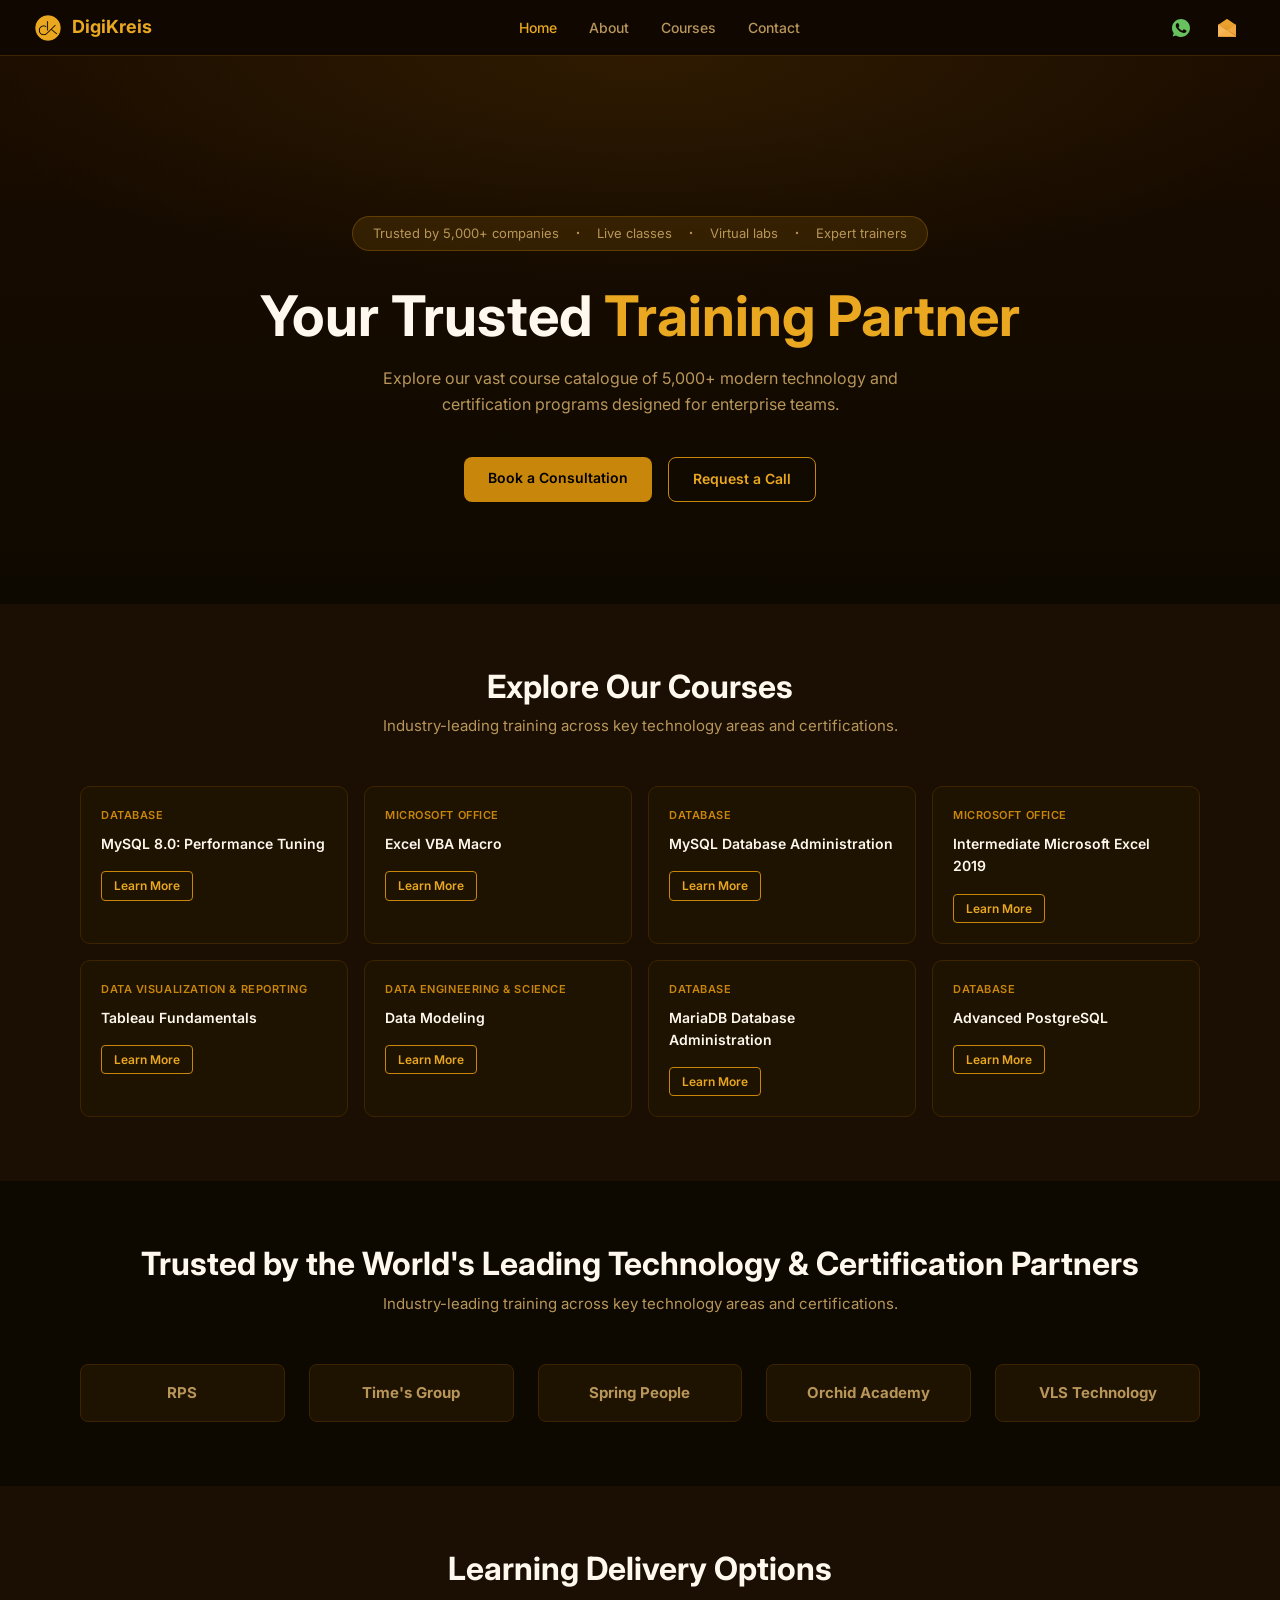
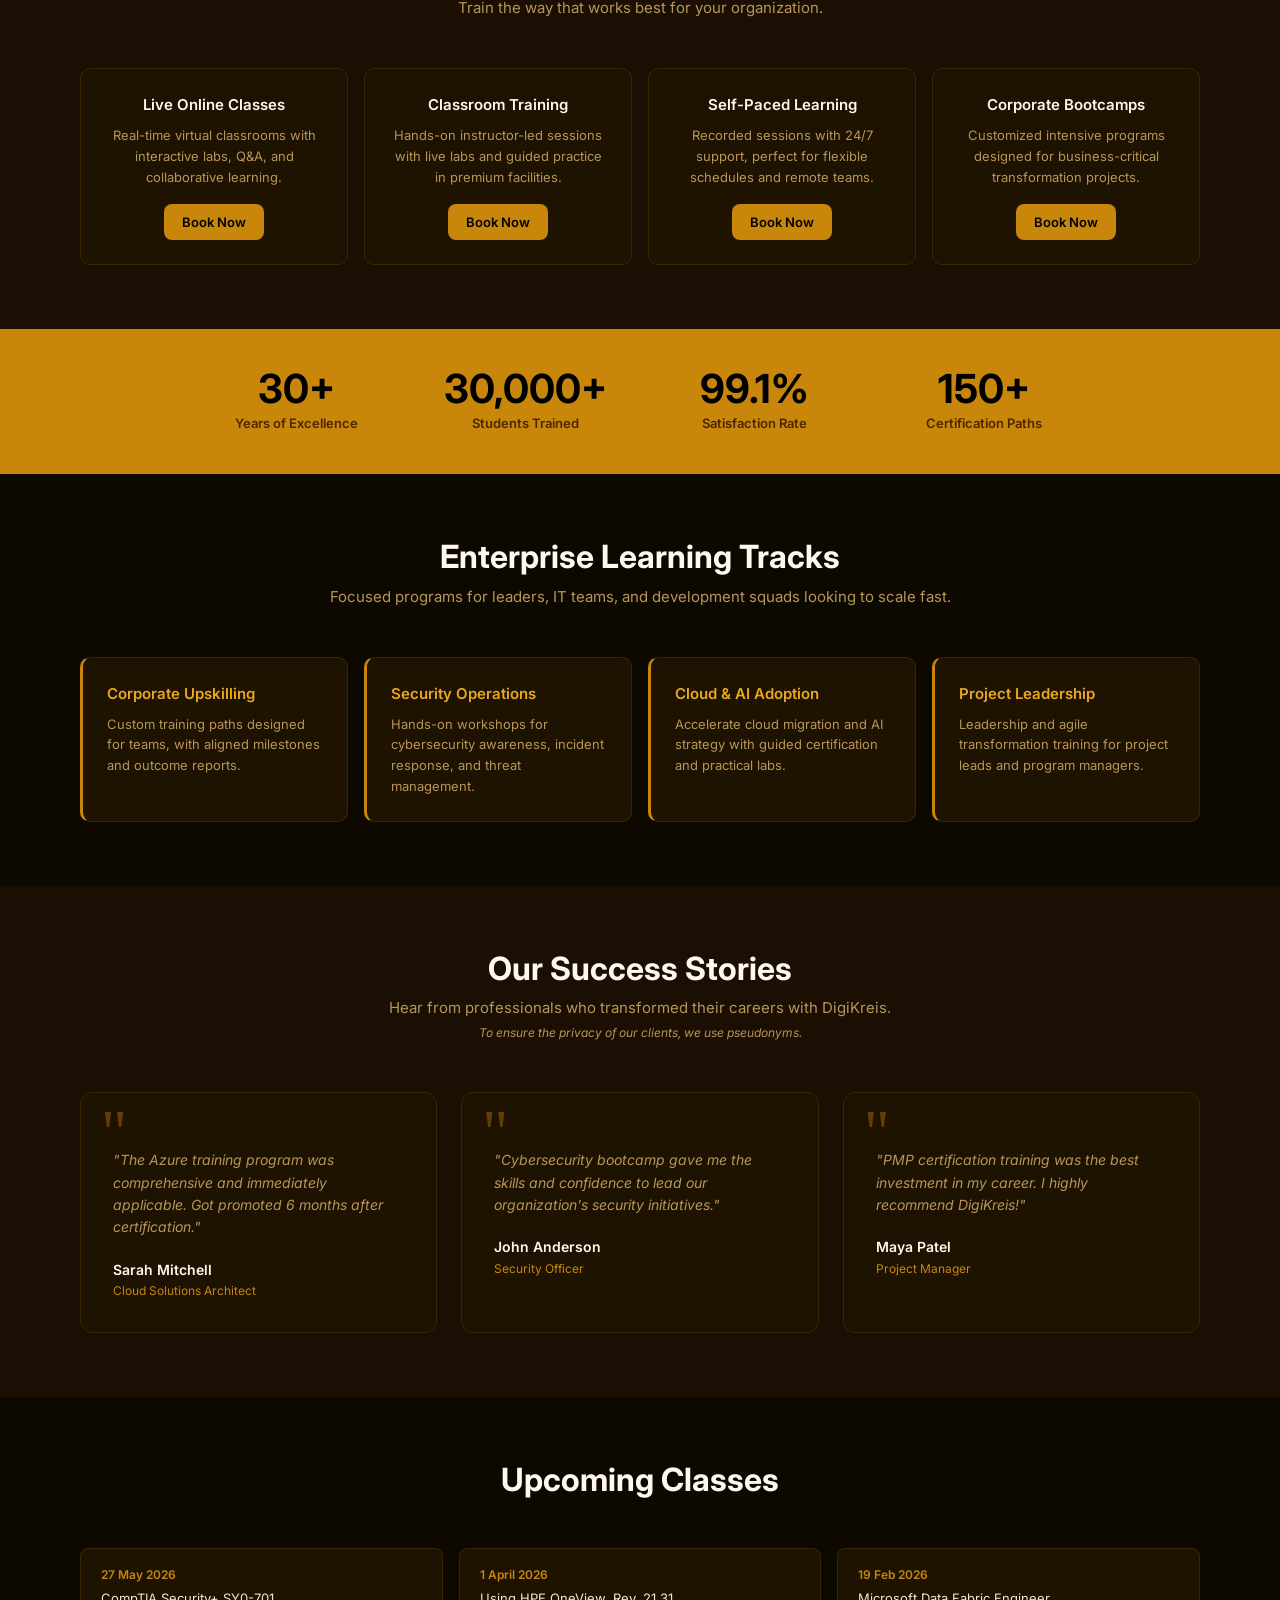
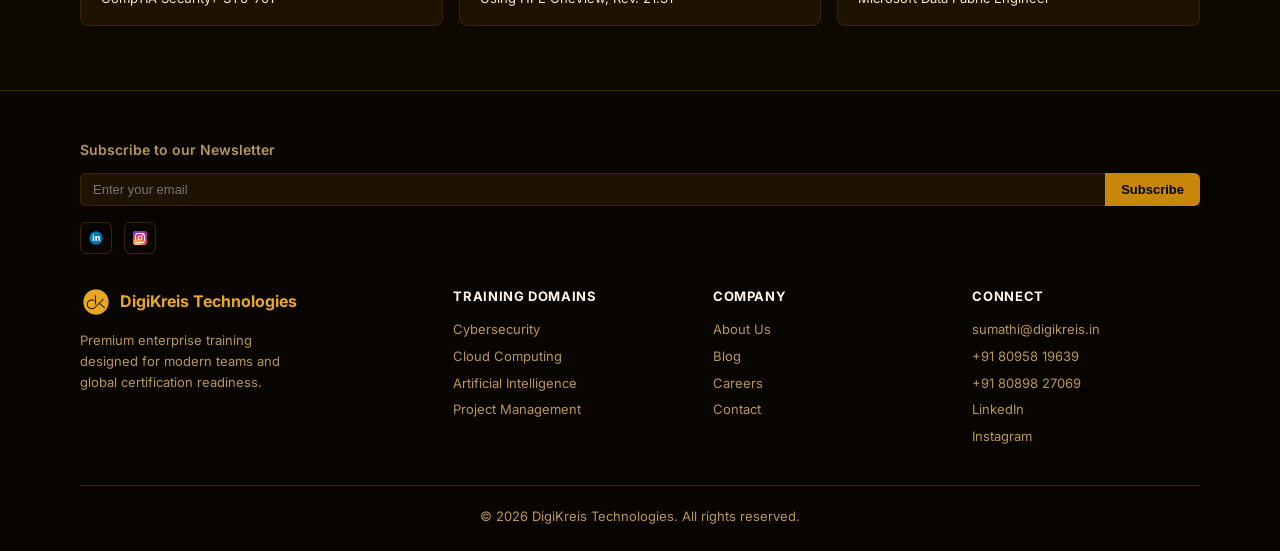
<file: index.html>
<!DOCTYPE html>
<html lang="en">
<head>
<!-- Google Tag Manager -->
<script>(function(w,d,s,l,i){w[l]=w[l]||[];w[l].push({'gtm.start':
new Date().getTime(),event:'gtm.js'});var f=d.getElementsByTagName(s)[0],
j=d.createElement(s),dl=l!='dataLayer'?'&l='+l:'';j.async=true;j.src=
'https://www.googletagmanager.com/gtm.js?id='+i+dl;f.parentNode.insertBefore(j,f);
})(window,document,'script','dataLayer','GTM-TVBLCXDT');</script>
<!-- End Google Tag Manager -->
  <meta charset="UTF-8" />
  <meta name="viewport" content="width=device-width, initial-scale=1.0" />
  <title>DigiKreis Technologies - Premium Enterprise Training</title>
  <link rel="icon" type="image/png" href="images/logo.png">
  <link rel="preconnect" href="https://fonts.googleapis.com" />
  <link href="https://fonts.googleapis.com/css2?family=Inter:wght@400;500;600;700&display=swap" rel="stylesheet" />
  <link rel="stylesheet" href="css/style.css" />
</head>
<body id="websiteBody" >
<!-- Google Tag Manager (noscript) -->
<noscript><iframe src="https://www.googletagmanager.com/ns.html?id=GTM-TVBLCXDT"
height="0" width="0" style="display:none;visibility:hidden"></iframe></noscript>
<!-- End Google Tag Manager (noscript) -->

<!-- ════════════════ NAV ════════════════ -->
<nav>
  <a class="nav-logo" onclick="showPage('home')">
    <div class="nav-logo-icon">
      <img src="images/logo.png" alt="Logo" />
    </div>
    <span class="nav-logo-text">DigiKreis</span>
  </a>

  <ul class="nav-links">
    <li><a id="nav-home" class="active" onclick="showPage('home'); return false;">Home</a></li>
    <li><a id="nav-about" href="about.html">About</a></li>
    <li><a id="nav-courses" href="courses.html">Courses</a></li>
    <li><a id="nav-contact" href="contact.html">Contact</a></li>
  </ul>
  <ul class="nav-links">
    <a href="https://wa.me/8095819639" target="_blank" rel="noopener noreferrer" style="display: flex; align-items: center; text-decoration: none; color: inherit;">
      <img src="images/whatsapp.svg" alt="Phone" style="width: 18px; height: 18px; margin-right: 6px;" />
    </a>
    <a href="https://mail.google.com/mail/u/0/?fs=1&tf=cm&to=info@digikreis.com" target="_blank" rel="noopener noreferrer" style="display: flex; align-items: center; text-decoration: none; color: inherit;">
      <img src="images/email.svg" alt="Phone" style="width: 18px; height: 18px; margin-right: 6px;" />
    </a>
  </ul>
</nav>

<!-- ════════════════ HOME PAGE ════════════════ -->
<div id="page-home" class="page active">
  <div class="hero">
    <div class="hero-badge">
      <span>Trusted by 5,000+ companies</span>
      <svg xmlns="http://www.w3.org/2000/svg" width="30px" height="30px" viewBox="0 0 24 24" fill="none">
        <circle cx="12" cy="12" r="2" fill="#b8965a"/>
      </svg>    
      <span>Live classes</span>
      <svg xmlns="http://www.w3.org/2000/svg" width="30px" height="30px" viewBox="0 0 24 24" fill="none">
        <circle cx="12" cy="12" r="2" fill="#b8965a"/>
      </svg>
      <span>Virtual labs</span>
      <svg xmlns="http://www.w3.org/2000/svg" width="30px" height="30px" viewBox="0 0 24 24" fill="none">
        <circle cx="12" cy="12" r="2" fill="#b8965a"/>
      </svg>
      <span>Expert trainers</span>
    </div>
    <h1>Your Trusted <span>Training Partner</span></h1>
    <p>Explore our vast course catalogue of 5,000+ modern technology and certification programs designed for enterprise teams.</p>
    <div class="hero-btns">
      <a class="btn-primary" href="contact.html">Book a Consultation</a>
      <a class="btn-outline" href="contact.html">Request a Call</a>
    </div>
  </div>

  <section class="section-bg-alt">
    <div class="container">
      <div class="section-title">
        <h2>Explore Our Courses</h2>
        <p>Industry-leading training across key technology areas and certifications.</p>
      </div>
      <div class="course-grid">
        <div class="course-card">
          <div class="course-tag">Database</div>
          <h3>MySQL 8.0: Performance Tuning</h3>
          <a class="learn-more" href="courses.html">Learn More</a>
        </div>
        <div class="course-card">
          <div class="course-tag">Microsoft Office</div>
          <h3>Excel VBA Macro</h3>
          <a class="learn-more" href="courses.html">Learn More</a>
        </div>
        <div class="course-card">
          <div class="course-tag">Database</div>
          <h3>MySQL Database Administration</h3>
          <a class="learn-more" href="courses.html">Learn More</a>
        </div>
        <div class="course-card">
          <div class="course-tag">Microsoft Office</div>
          <h3>Intermediate Microsoft Excel 2019</h3>
          <a class="learn-more" href="courses.html">Learn More</a>
        </div>
        <div class="course-card">
          <div class="course-tag">Data Visualization & Reporting</div>
          <h3>Tableau Fundamentals</h3>
          <a class="learn-more" href="courses.html">Learn More</a>
        </div>
        <div class="course-card">
          <div class="course-tag">Data Engineering & Science</div>
          <h3>Data Modeling</h3>
          <a class="learn-more" href="courses.html">Learn More</a>
        </div>
        <div class="course-card">
          <div class="course-tag">Database</div>
          <h3>MariaDB Database Administration</h3>
          <a class="learn-more" href="courses.html">Learn More</a>
        </div>
        <div class="course-card">
          <div class="course-tag">Database</div>
          <h3>Advanced PostgreSQL</h3>
          <a class="learn-more" href="courses.html">Learn More</a>
        </div>
      </div>
    </div>
  </section>

  <section>
    <div class="container">
      <div class="section-title">
        <h2>Trusted by the World's Leading Technology & Certification Partners</h2>
        <p>Industry-leading training across key technology areas and certifications.</p>
      </div>
      <div class="partners-grid">
        <div class="partner-logo">RPS</div>
        <div class="partner-logo">Time's Group</div>
        <div class="partner-logo">Spring People</div>
        <div class="partner-logo">Orchid Academy</div>
        <div class="partner-logo">VLS Technology</div>
      </div>
    </div>
  </section>

  <section class="section-bg-alt">
    <div class="container">
      <div class="section-title">
        <h2>Learning Delivery Options</h2>
        <p>Train the way that works best for your organization.</p>
      </div>
      <div class="delivery-grid">
        <div class="delivery-card">
          <!-- <div class="delivery-icon">🖥️</div> -->
          <h3>Live Online Classes</h3>
          <p>Real-time virtual classrooms with interactive labs, Q&A, and collaborative learning.</p>
          <a class="btn-primary" style="font-size: 13px; padding: 8px 18px;" href="contact.html">Book Now</a>
        </div>
        <div class="delivery-card">
          <!-- <div class="delivery-icon">🏫</div> -->
          <h3>Classroom Training</h3>
          <p>Hands-on instructor-led sessions with live labs and guided practice in premium facilities.</p>
          <a class="btn-primary" style="font-size: 13px; padding: 8px 18px;" href="contact.html">Book Now</a>
        </div>
        <div class="delivery-card">
          <!-- <div class="delivery-icon">🎧</div> -->
          <h3>Self-Paced Learning</h3>
          <p>Recorded sessions with 24/7 support, perfect for flexible schedules and remote teams.</p>
          <a class="btn-primary" style="font-size: 13px; padding: 8px 18px;" href="contact.html">Book Now</a>
        </div>
        <div class="delivery-card">
          <!-- <div class="delivery-icon">🚀</div> -->
          <h3>Corporate Bootcamps</h3>
          <p>Customized intensive programs designed for business-critical transformation projects.</p>
          <a class="btn-primary" style="font-size: 13px; padding: 8px 18px;" href="contact.html">Book Now</a>
        </div>
      </div>
    </div>
  </section>

  <div class="stats-bar">
    <div class="stats-grid">
      <div><div class="stat-number">30+</div><div class="stat-label">Years of Excellence</div></div>
      <div><div class="stat-number">30,000+</div><div class="stat-label">Students Trained</div></div>
      <div><div class="stat-number">99.1%</div><div class="stat-label">Satisfaction Rate</div></div>
      <div><div class="stat-number">150+</div><div class="stat-label">Certification Paths</div></div>
    </div>
  </div>

  <section>
    <div class="container">
      <div class="section-title">
        <h2>Enterprise Learning Tracks</h2>
        <p>Focused programs for leaders, IT teams, and development squads looking to scale fast.</p>
      </div>
      <div class="tracks-grid">
        <div class="track-card">
          <h3>Corporate Upskilling</h3>
          <p>Custom training paths designed for teams, with aligned milestones and outcome reports.</p>
        </div>
        <div class="track-card">
          <h3>Security Operations</h3>
          <p>Hands-on workshops for cybersecurity awareness, incident response, and threat management.</p>
        </div>
        <div class="track-card">
          <h3>Cloud & AI Adoption</h3>
          <p>Accelerate cloud migration and AI strategy with guided certification and practical labs.</p>
        </div>
        <div class="track-card">
          <h3>Project Leadership</h3>
          <p>Leadership and agile transformation training for project leads and program managers.</p>
        </div>
      </div>
    </div>
  </section>

  <section class="section-bg-alt">
    <div class="container">
      <div class="section-title">
        <h2>Our Success Stories</h2>
        <p>Hear from professionals who transformed their careers with DigiKreis.<br/><small style="font-size: 12px; color: var(--text-muted); font-style: italic;">To ensure the privacy of our clients, we use pseudonyms.</small></p>
      </div>
      <div class="testimonials-grid">
        <div class="testimonial-card">
          <div class="quote-mark">"</div>
          <p class="testimonial-text">"The Azure training program was comprehensive and immediately applicable. Got promoted 6 months after certification."</p>
          <div class="testimonial-name">Sarah Mitchell</div>
          <div class="testimonial-role">Cloud Solutions Architect</div>
        </div>
        <div class="testimonial-card">
          <div class="quote-mark">"</div>
          <p class="testimonial-text">"Cybersecurity bootcamp gave me the skills and confidence to lead our organization's security initiatives."</p>
          <div class="testimonial-name">John Anderson</div>
          <div class="testimonial-role">Security Officer</div>
        </div>
        <div class="testimonial-card">
          <div class="quote-mark">"</div>
          <p class="testimonial-text">"PMP certification training was the best investment in my career. I highly recommend DigiKreis!"</p>
          <div class="testimonial-name">Maya Patel</div>
          <div class="testimonial-role">Project Manager</div>
        </div>
      </div>
    </div>
  </section>

  <section>
    <div class="container">
      <div class="section-title"><h2>Upcoming Classes</h2></div>
      <div class="upcoming-list">
        <div class="upcoming-card">
          <div class="upcoming-date">27 May 2026</div>
          <div class="upcoming-title">CompTIA Security+ SY0-701</div>
        </div>
        <div class="upcoming-card">
          <div class="upcoming-date">1 April 2026</div>
          <div class="upcoming-title">Using HPE OneView, Rev. 21.31</div>
        </div>
        <div class="upcoming-card">
          <div class="upcoming-date">19 Feb 2026</div>
          <div class="upcoming-title">Microsoft Data Fabric Engineer</div>
        </div>
      </div>
    </div>
  </section>
</div>

<!-- ════════════════ FOOTER ════════════════ -->
<footer>
  <div class="container">
    <div style="margin-bottom: 2rem;">
      <div style="font-size: 14px; font-weight: 600; color: var(--text-muted); margin-bottom: 0.75rem;">Subscribe to our Newsletter</div>
      <div class="footer-newsletter">
        <input type="email" placeholder="Enter your email" />
        <button>Subscribe</button>
      </div>
      <div class="social-links">
        <a class="social-link" href="https://www.linkedin.com/company/digikreis-technologies/" target="_blank">
          <img src="images/linkedin.svg" alt="LinkedIn" style="width: 16px; height: 16px;" />
        </a>
        <a class="social-link" href="https://www.instagram.com/digikreis?igsh=djFreXptcjRud2U%3D" target="_blank">
          <img src="images/instagram.svg" alt="Instagram" style="width: 16px; height: 16px;" />
        </a>
      </div>
    </div>

    <div class="footer-top">
      <div class="footer-brand">
        <div style="display: flex; align-items: center; gap: 8px;">
          <div class="nav-logo-icon">
            <img src="images/logo.png" alt="Logo" />
          </div>
          <span style="font-size: 16px; font-weight: 700; color: var(--gold-light);">DigiKreis Technologies</span>
        </div>
        <p>Premium enterprise training designed for modern teams and global certification readiness.</p>
      </div>

      <div class="footer-col">
        <h4>Training Domains</h4>
        <ul>
          <li>Cybersecurity</li>
          <li>Cloud Computing</li>
          <li>Artificial Intelligence</li>
          <li>Project Management</li>
        </ul>
      </div>

      <div class="footer-col">
        <h4>Company</h4>
        <ul>
          <li><a href="about.html">About Us</a></li>
          <li><a>Blog</a></li>
          <li><a>Careers</a></li>
          <li><a href="contact.html">Contact</a></li>
        </ul>
      </div>

      <div class="footer-col">
        <h4>Connect</h4>
        <ul>
          <li><a href="mailto:sumathi@digikreis.in">sumathi@digikreis.in</a></li>
          <li>+91 80958 19639</li>
          <li>+91 80898 27069</li>
          <li><a href="https://www.linkedin.com/company/digikreis-technologies/" target="_blank">LinkedIn</a></li>
          <li><a href="https://www.instagram.com/digikreis?igsh=djFreXptcjRud2U%3D" target="_blank">Instagram</a></li>
        </ul>
      </div>
    </div>

    <div class="footer-bottom">
      © 2026 DigiKreis Technologies. All rights reserved.
    </div>
  </div>
</footer>

<script src="js/script.js"></script>
</body>
</html>
</file>
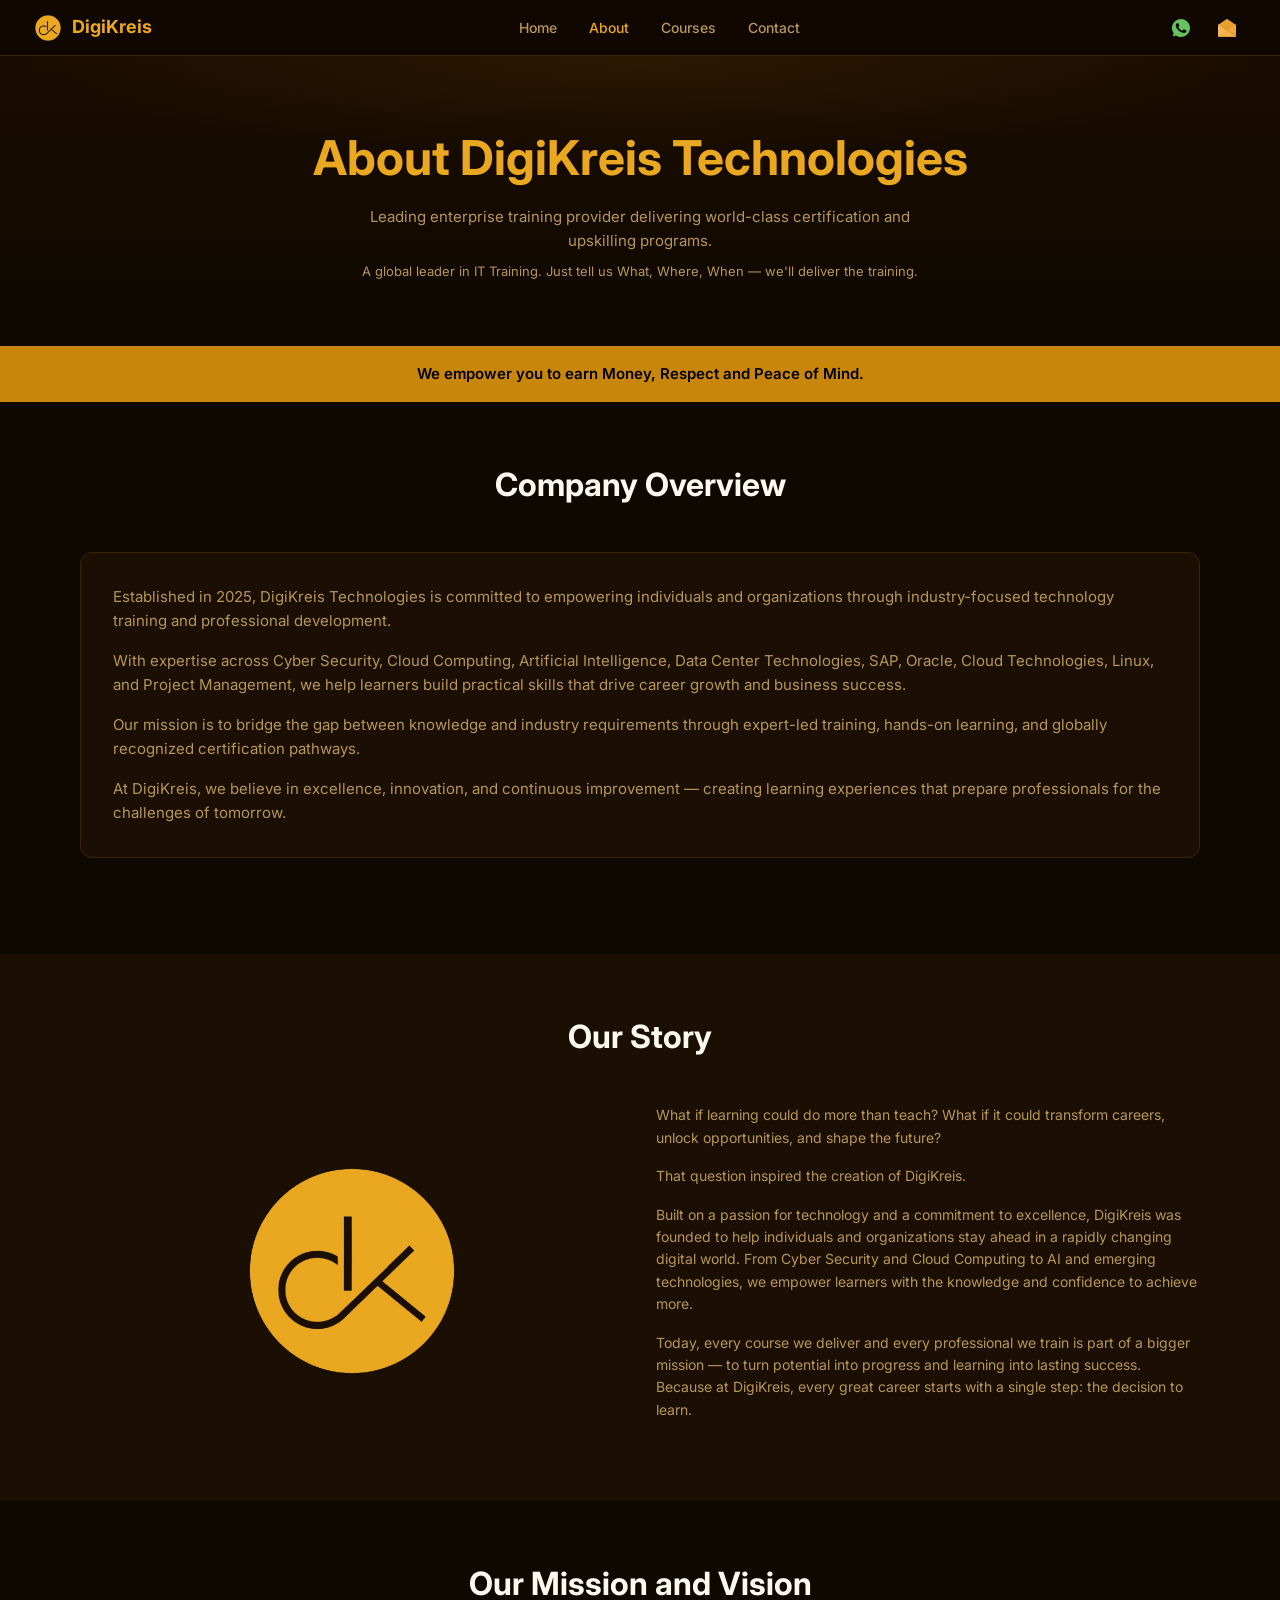
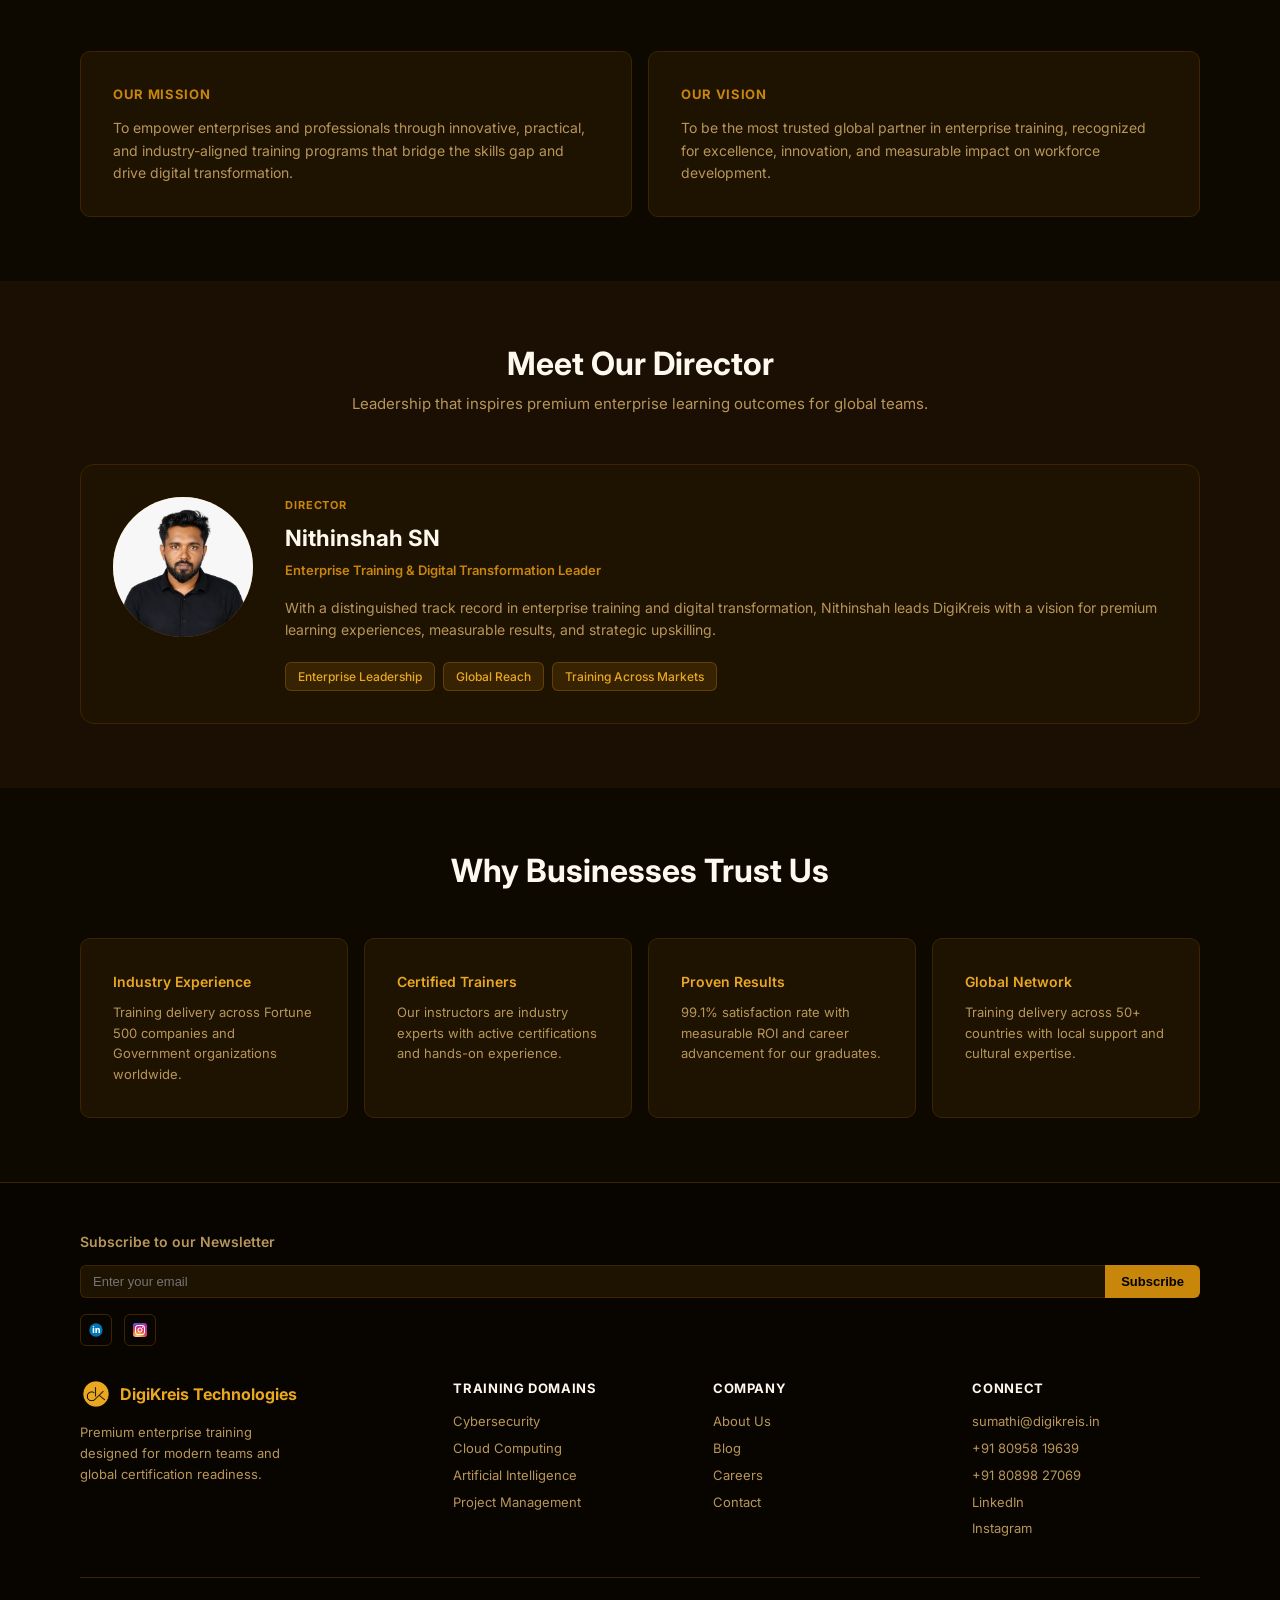
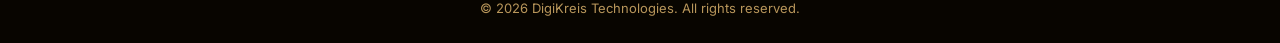
<file: about.html>
<!DOCTYPE html>
<html lang="en">
<head>
<!-- Google Tag Manager -->
<script>(function(w,d,s,l,i){w[l]=w[l]||[];w[l].push({'gtm.start':
new Date().getTime(),event:'gtm.js'});var f=d.getElementsByTagName(s)[0],
j=d.createElement(s),dl=l!='dataLayer'?'&l='+l:'';j.async=true;j.src=
'https://www.googletagmanager.com/gtm.js?id='+i+dl;f.parentNode.insertBefore(j,f);
})(window,document,'script','dataLayer','GTM-TVBLCXDT');</script>
<!-- End Google Tag Manager -->
  <meta charset="UTF-8" />
  <meta name="viewport" content="width=device-width, initial-scale=1.0" />
  <title>About Us - DigiKreis Technologies</title>
  <link rel="icon" type="image/png" href="images/logo.png">
  <link rel="preconnect" href="https://fonts.googleapis.com" />
  <link href="https://fonts.googleapis.com/css2?family=Inter:wght@400;500;600;700&display=swap" rel="stylesheet" />
  <link rel="stylesheet" href="css/style.css" />
</head>
<body id="websiteBody">
<!-- Google Tag Manager (noscript) -->
<noscript><iframe src="https://www.googletagmanager.com/ns.html?id=GTM-TVBLCXDT"
height="0" width="0" style="display:none;visibility:hidden"></iframe></noscript>
<!-- End Google Tag Manager (noscript) -->

<!-- ════════════════ NAV ════════════════ -->
<nav>
  <a class="nav-logo" href="index.html">
    <div class="nav-logo-icon">
      <img src="images/logo.png" alt="Logo" />
    </div>
    <span class="nav-logo-text">DigiKreis</span>
  </a>

  <ul class="nav-links">
    <li><a id="nav-home" href="index.html">Home</a></li>
    <li><a id="nav-about" class="active" href="about.html">About</a></li>
    <li><a id="nav-courses" href="courses.html">Courses</a></li>
    <li><a id="nav-contact" href="contact.html">Contact</a></li>
  </ul>
  <ul class="nav-links">
    <a href="https://wa.me/8095819639" target="_blank" rel="noopener noreferrer" style="display: flex; align-items: center; text-decoration: none; color: inherit;">
      <img src="images/whatsapp.svg" alt="Phone" style="width: 18px; height: 18px; margin-right: 6px;" />
    </a>
    <a href="https://mail.google.com/mail/u/0/?fs=1&tf=cm&to=info@digikreis.com" target="_blank" rel="noopener noreferrer" style="display: flex; align-items: center; text-decoration: none; color: inherit;">
      <img src="images/email.svg" alt="Phone" style="width: 18px; height: 18px; margin-right: 6px;" />
    </a>
  </ul>
</nav>

<!-- ════════════════ ABOUT PAGE ════════════════ -->
  <div class="about-hero">
    <h1>About DigiKreis Technologies</h1>
    <p>Leading enterprise training provider delivering world-class certification and upskilling programs.</p>
    <p style="margin-top: 0.5rem; font-size: 13px;">A global leader in IT Training. Just tell us What, Where, When — we'll deliver the training.</p>
  </div>

  <div class="gold-banner">We empower you to earn Money, Respect and Peace of Mind.</div>

  <section>
    <div class="container">
      <div class="section-title"><h2>Company Overview</h2></div>
      <div class="company-overview">
        <p>Established in 2025, DigiKreis Technologies is committed to empowering individuals and organizations through industry-focused technology training and professional development.</p>
        <p>With expertise across Cyber Security, Cloud Computing, Artificial Intelligence, Data Center Technologies, SAP, Oracle, Cloud Technologies, Linux, and Project Management, we help learners build practical skills that drive career growth and business success.</p>
        <p>Our mission is to bridge the gap between knowledge and industry requirements through expert-led training, hands-on learning, and globally recognized certification pathways.</p>
        <p>At DigiKreis, we believe in excellence, innovation, and continuous improvement — creating learning experiences that prepare professionals for the challenges of tomorrow.</p>
      </div>
    </div>
  </section>

  <section class="section-bg-alt">
    <div class="container">
      <div class="section-title"><h2>Our Story</h2></div>
      <div class="story-layout">
        <div class="story-logo">
          <img src="images/logo.png" alt="Logo" />
        </div>
        <div class="story-text">
          <p>What if learning could do more than teach? What if it could transform careers, unlock opportunities, and shape the future?</p>
          <p>That question inspired the creation of DigiKreis.</p>
          <p>Built on a passion for technology and a commitment to excellence, DigiKreis was founded to help individuals and organizations stay ahead in a rapidly changing digital world. From Cyber Security and Cloud Computing to AI and emerging technologies, we empower learners with the knowledge and confidence to achieve more.</p>
          <p>Today, every course we deliver and every professional we train is part of a bigger mission — to turn potential into progress and learning into lasting success. Because at DigiKreis, every great career starts with a single step: the decision to learn.</p>
        </div>
      </div>
    </div>
  </section>

  <section>
    <div class="container">
      <div class="section-title"><h2>Our Mission and Vision</h2></div>
      <div class="mission-grid">
        <div class="mission-card">
          <div class="mission-label">Our Mission</div>
          <p>To empower enterprises and professionals through innovative, practical, and industry-aligned training programs that bridge the skills gap and drive digital transformation.</p>
        </div>
        <div class="mission-card">
          <div class="mission-label">Our Vision</div>
          <p>To be the most trusted global partner in enterprise training, recognized for excellence, innovation, and measurable impact on workforce development.</p>
        </div>
      </div>
    </div>
  </section>

  <section class="section-bg-alt">
    <div class="container">
      <div class="section-title">
        <h2>Meet Our Director</h2>
        <p>Leadership that inspires premium enterprise learning outcomes for global teams.</p>
      </div>
      <div style="background: var(--card-bg); border: 1px solid var(--card-border); border-radius: 14px; padding: 2rem;">
        <div class="director-layout">
          <div class="director-photo">
            <img src="images/Nitin-Photo.jpeg" alt="Nithinshah SN" />
          </div>
          <div>
            <div style="font-size: 11px; font-weight: 700; text-transform: uppercase; letter-spacing: 0.08em; color: var(--gold); margin-bottom: 6px;">Director</div>
            <div class="director-name">Nithinshah SN</div>
            <div class="director-role">Enterprise Training & Digital Transformation Leader</div>
            <p class="director-bio">With a distinguished track record in enterprise training and digital transformation, Nithinshah leads DigiKreis with a vision for premium learning experiences, measurable results, and strategic upskilling.</p>
            <div class="director-tags">
              <span class="tag">Enterprise Leadership</span>
              <span class="tag">Global Reach</span>
              <span class="tag">Training Across Markets</span>
            </div>
          </div>
        </div>
      </div>
    </div>
  </section>

  <section>
    <div class="container">
      <div class="section-title"><h2>Why Businesses Trust Us</h2></div>
      <div class="trust-grid">
        <div class="trust-card">
          <h4>Industry Experience</h4>
          <p>Training delivery across Fortune 500 companies and Government organizations worldwide.</p>
        </div>
        <div class="trust-card">
          <h4>Certified Trainers</h4>
          <p>Our instructors are industry experts with active certifications and hands-on experience.</p>
        </div>
        <div class="trust-card">
          <h4>Proven Results</h4>
          <p>99.1% satisfaction rate with measurable ROI and career advancement for our graduates.</p>
        </div>
        <div class="trust-card">
          <h4>Global Network</h4>
          <p>Training delivery across 50+ countries with local support and cultural expertise.</p>
        </div>
      </div>
    </div>
  </section>

<footer>
  <div class="container">
    <div style="margin-bottom: 2rem;">
      <div style="font-size: 14px; font-weight: 600; color: var(--text-muted); margin-bottom: 0.75rem;">Subscribe to our Newsletter</div>
      <div class="footer-newsletter">
        <input type="email" placeholder="Enter your email" />
        <button>Subscribe</button>
      </div>
      <div class="social-links">
        <a class="social-link" href="https://www.linkedin.com/company/digikreis-technologies/" target="_blank">
          <img src="images/linkedin.svg" alt="LinkedIn" style="width: 16px; height: 16px;" />
        </a>
        <a class="social-link" href="https://www.instagram.com/digikreis?igsh=djFreXptcjRud2U%3D" target="_blank">
          <img src="images/instagram.svg" alt="Instagram" style="width: 16px; height: 16px;" />
        </a>
      </div>
    </div>

    <div class="footer-top">
      <div class="footer-brand">
        <div style="display: flex; align-items: center; gap: 8px;">
          <div class="nav-logo-icon">
            <img src="images/logo.png" alt="Logo" />
          </div>
          <span style="font-size: 16px; font-weight: 700; color: var(--gold-light);">DigiKreis Technologies</span>
        </div>
        <p>Premium enterprise training designed for modern teams and global certification readiness.</p>
      </div>

      <div class="footer-col">
        <h4>Training Domains</h4>
        <ul>
          <li>Cybersecurity</li>
          <li>Cloud Computing</li>
          <li>Artificial Intelligence</li>
          <li>Project Management</li>
        </ul>
      </div>

      <div class="footer-col">
        <h4>Company</h4>
        <ul>
          <li><a href="about.html">About Us</a></li>
          <li><a>Blog</a></li>
          <li><a>Careers</a></li>
          <li><a href="contact.html">Contact</a></li>
        </ul>
      </div>

      <div class="footer-col">
        <h4>Connect</h4>
        <ul>
          <li><a href="mailto:sumathi@digikreis.in">sumathi@digikreis.in</a></li>
          <li>+91 80958 19639</li>
          <li>+91 80898 27069</li>
          <li><a href="https://www.linkedin.com/company/digikreis-technologies/" target="_blank">LinkedIn</a></li>
          <li><a href="https://www.instagram.com/digikreis?igsh=djFreXptcjRud2U%3D" target="_blank">Instagram</a></li>
        </ul>
      </div>
    </div>

    <div class="footer-bottom">
      © 2026 DigiKreis Technologies. All rights reserved.
    </div>
  </div>
</footer>

<script src="js/script.js"></script>
</body>
</html>
</file>
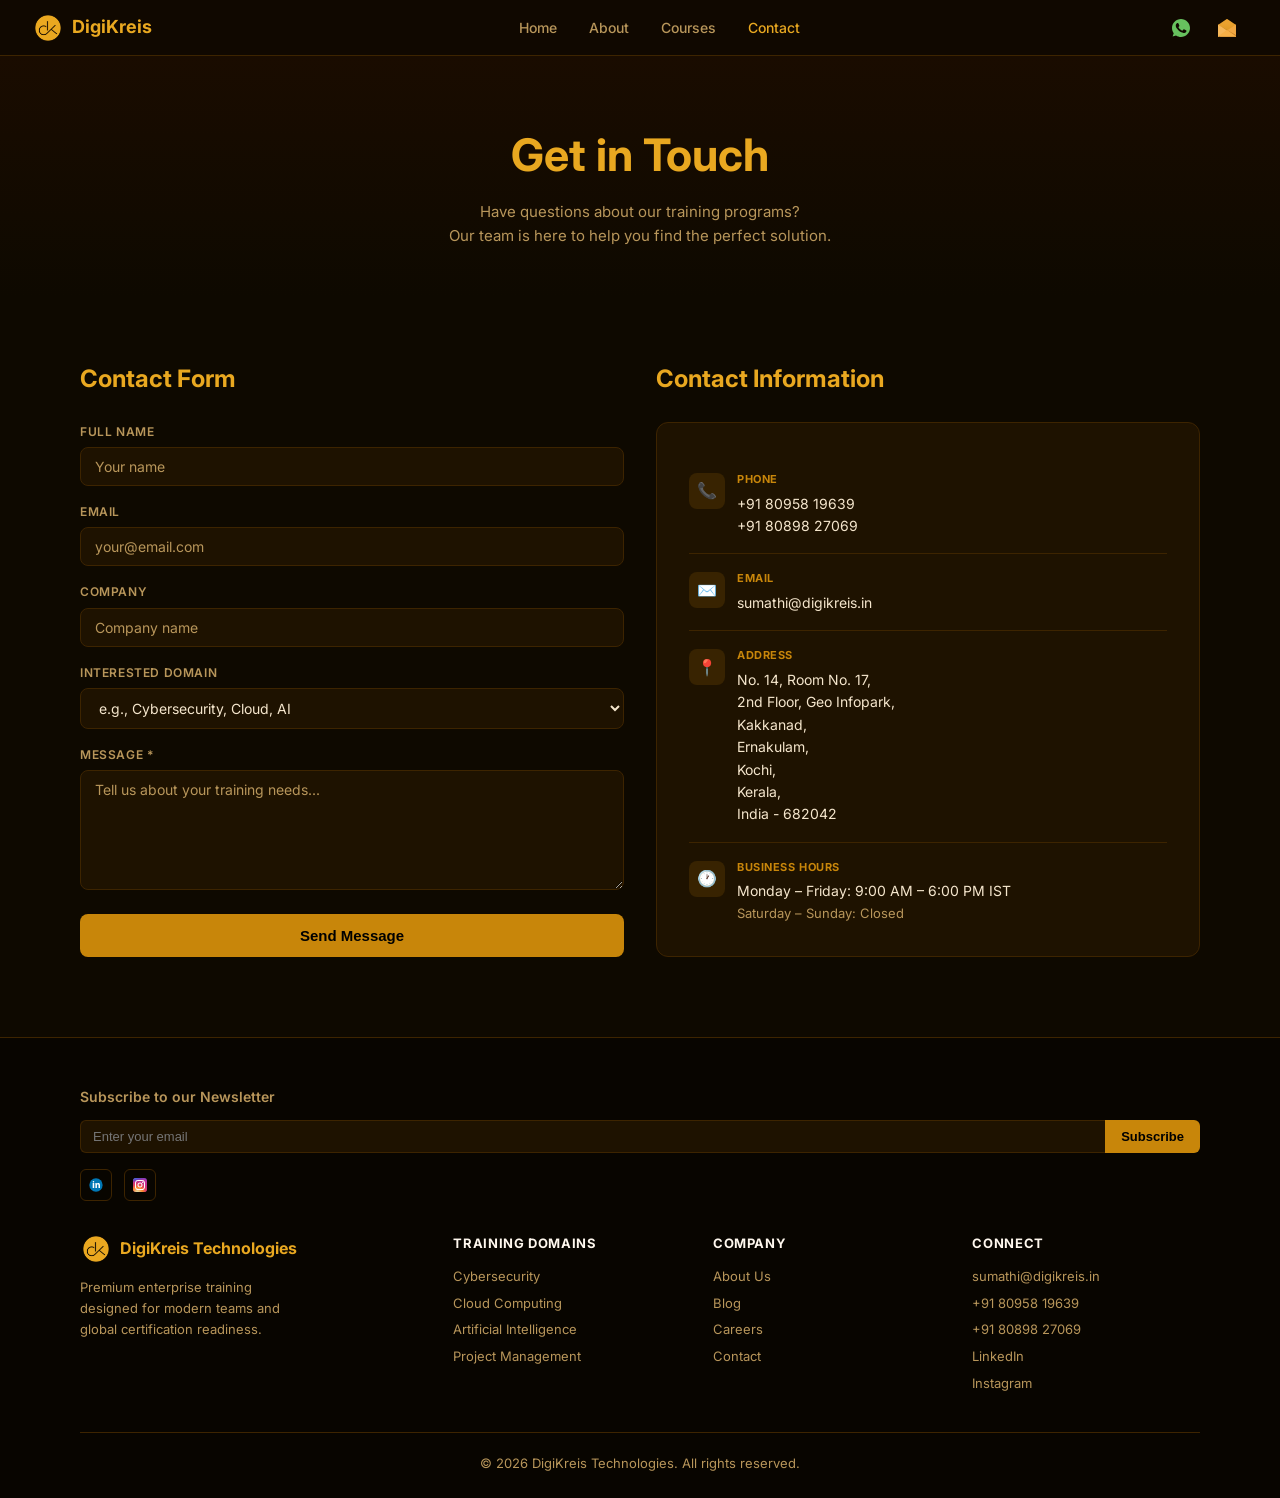
<file: contact.html>
<!DOCTYPE html>
<html lang="en">
<head>
<!-- Google Tag Manager -->
<script>(function(w,d,s,l,i){w[l]=w[l]||[];w[l].push({'gtm.start':
new Date().getTime(),event:'gtm.js'});var f=d.getElementsByTagName(s)[0],
j=d.createElement(s),dl=l!='dataLayer'?'&l='+l:'';j.async=true;j.src=
'https://www.googletagmanager.com/gtm.js?id='+i+dl;f.parentNode.insertBefore(j,f);
})(window,document,'script','dataLayer','GTM-TVBLCXDT');</script>
<!-- End Google Tag Manager -->
  <meta charset="UTF-8" />
  <meta name="viewport" content="width=device-width, initial-scale=1.0" />
  <title>Contact Us - DigiKreis Technologies</title>
  <link rel="icon" type="image/png" href="images/logo.png">
  <link rel="preconnect" href="https://fonts.googleapis.com" />
  <link href="https://fonts.googleapis.com/css2?family=Inter:wght@400;500;600;700&display=swap" rel="stylesheet" />
  <link rel="stylesheet" href="css/style.css" />
</head>
<body id="websiteBody">
<!-- Google Tag Manager (noscript) -->
<noscript><iframe src="https://www.googletagmanager.com/ns.html?id=GTM-TVBLCXDT"
height="0" width="0" style="display:none;visibility:hidden"></iframe></noscript>
<!-- End Google Tag Manager (noscript) -->

<!-- ════════════════ NAV ════════════════ -->
<nav>
  <a class="nav-logo" href="index.html">
    <div class="nav-logo-icon">
      <img src="images/logo.png" alt="Logo" />
    </div>
    <span class="nav-logo-text">DigiKreis</span>
  </a>

  <ul class="nav-links">
    <li><a id="nav-home" href="index.html">Home</a></li>
    <li><a id="nav-about" href="about.html">About</a></li>
    <li><a id="nav-courses" href="courses.html">Courses</a></li>
    <li><a id="nav-contact" class="active" href="contact.html">Contact</a></li>
  </ul>
  <ul class="nav-links">
    <a href="https://wa.me/8095819639" target="_blank" rel="noopener noreferrer" style="display: flex; align-items: center; text-decoration: none; color: inherit;">
      <img src="images/whatsapp.svg" alt="Phone" style="width: 18px; height: 18px; margin-right: 6px;" />
    </a>
    <a href="https://mail.google.com/mail/u/0/?fs=1&tf=cm&to=info@digikreis.com" target="_blank" rel="noopener noreferrer" style="display: flex; align-items: center; text-decoration: none; color: inherit;">
      <img src="images/email.svg" alt="Phone" style="width: 18px; height: 18px; margin-right: 6px;" />
    </a>
  </ul>
</nav>

<!-- ════════════════ CONTACT PAGE ════════════════ -->
  <div class="contact-hero">
    <h1>Get in Touch</h1>
    <p>Have questions about our training programs?<br/>Our team is here to help you find the perfect solution.</p>
  </div>

  <section>
    <div class="container">
      <div class="contact-layout">
        <div class="form-section">
          <h2>Contact Form</h2>
          <div id="formSuccess" class="form-success"></div>
          <div id="formError" class="form-error"></div>
          <form id="contactForm">
            <div class="form-group">
              <label>Full Name</label>
              <input type="text" name="name" placeholder="Your name" required />
            </div>
            <div class="form-group">
              <label>Email</label>
              <input type="email" name="email" placeholder="your@email.com" required />
            </div>
            <div class="form-group">
              <label>Company</label>
              <input type="text" name="company" placeholder="Company name" />
            </div>
            <div class="form-group">
              <label>Interested Domain</label>
              <select name="domain">
                <option value="">e.g., Cybersecurity, Cloud, AI</option>
                <option>Cybersecurity</option>
                <option>Cloud Computing</option>
                <option>Artificial Intelligence</option>
                <option>Project Management</option>
                <option>Database</option>
                <option>Microsoft Office</option>
                <option>Other</option>
              </select>
            </div>
            <div class="form-group">
              <label>Message *</label>
              <textarea name="message" placeholder="Tell us about your training needs..." required></textarea>
            </div>
            <input type="hidden" name="_captcha" value="false">
            <input type="hidden" name="_next" value="https://yourdomain.com/thank-you.html">
            <button type="submit" class="btn-primary" style="width: 100%; padding: 13px; font-size: 15px;">Send Message</button>
          </form>
        </div>

        <div class="contact-info">
          <h2>Contact Information</h2>
          <div class="info-card">
            <div class="info-row">
              <div class="info-icon">📞</div>
              <div>
                <div class="info-label">Phone</div>
                <div class="info-value">+91 80958 19639</div>
                <div class="info-value">+91 80898 27069</div>
              </div>
            </div>
            <div class="info-row">
              <div class="info-icon">✉️</div>
              <div>
                <div class="info-label">Email</div>
                <div class="info-value">sumathi@digikreis.in</div>
              </div>
            </div>
            <div class="info-row">
              <div class="info-icon">📍</div>
              <div>
                <div class="info-label">Address</div>
                <div class="info-value">
                  No. 14, Room No. 17,<br/> 2nd Floor, Geo Infopark,<br/> Kakkanad,<br/> Ernakulam,<br/> Kochi,<br/> Kerala,<br/> India - 682042
                </div>
              </div>
            </div>
            <div class="info-row">
              <div class="info-icon">🕐</div>
              <div>
                <div class="info-label">Business Hours</div>
                <div class="info-value">Monday – Friday: 9:00 AM – 6:00 PM IST</div>
                <div class="info-value" style="color: var(--text-muted); font-size: 13px;">Saturday – Sunday: Closed</div>
              </div>
            </div>
          </div>
        </div>
      </div>
    </div>
  </section>

<footer>
  <div class="container">
    <div style="margin-bottom: 2rem;">
      <div style="font-size: 14px; font-weight: 600; color: var(--text-muted); margin-bottom: 0.75rem;">Subscribe to our Newsletter</div>
      <div class="footer-newsletter">
        <input type="email" placeholder="Enter your email" />
        <button>Subscribe</button>
      </div>
      <div class="social-links">
        <a class="social-link" href="https://www.linkedin.com/company/digikreis-technologies/" target="_blank">
          <img src="images/linkedin.svg" alt="LinkedIn" style="width: 16px; height: 16px;" />
        </a>
        <a class="social-link" href="https://www.instagram.com/digikreis?igsh=djFreXptcjRud2U%3D" target="_blank">
          <img src="images/instagram.svg" alt="Instagram" style="width: 16px; height: 16px;" />
        </a>
      </div>
    </div>

    <div class="footer-top">
      <div class="footer-brand">
        <div style="display: flex; align-items: center; gap: 8px;">
          <div class="nav-logo-icon">
            <img src="images/logo.png" alt="Logo" />
          </div>
          <span style="font-size: 16px; font-weight: 700; color: var(--gold-light);">DigiKreis Technologies</span>
        </div>
        <p>Premium enterprise training designed for modern teams and global certification readiness.</p>
      </div>

      <div class="footer-col">
        <h4>Training Domains</h4>
        <ul>
          <li>Cybersecurity</li>
          <li>Cloud Computing</li>
          <li>Artificial Intelligence</li>
          <li>Project Management</li>
        </ul>
      </div>

      <div class="footer-col">
        <h4>Company</h4>
        <ul>
          <li><a href="about.html">About Us</a></li>
          <li><a>Blog</a></li>
          <li><a>Careers</a></li>
          <li><a href="contact.html">Contact</a></li>
        </ul>
      </div>

      <div class="footer-col">
        <h4>Connect</h4>
        <ul>
          <li><a href="mailto:sumathi@digikreis.in">sumathi@digikreis.in</a></li>
          <li>+91 80958 19639</li>
          <li>+91 80898 27069</li>
          <li><a href="https://www.linkedin.com/company/digikreis-technologies/" target="_blank">LinkedIn</a></li>
          <li><a href="https://www.instagram.com/digikreis?igsh=djFreXptcjRud2U%3D" target="_blank">Instagram</a></li>
        </ul>
      </div>
    </div>

    <div class="footer-bottom">
      © 2026 DigiKreis Technologies. All rights reserved.
    </div>
  </div>
</footer>

<script src="js/script.js"></script>
</body>
</html>
</file>
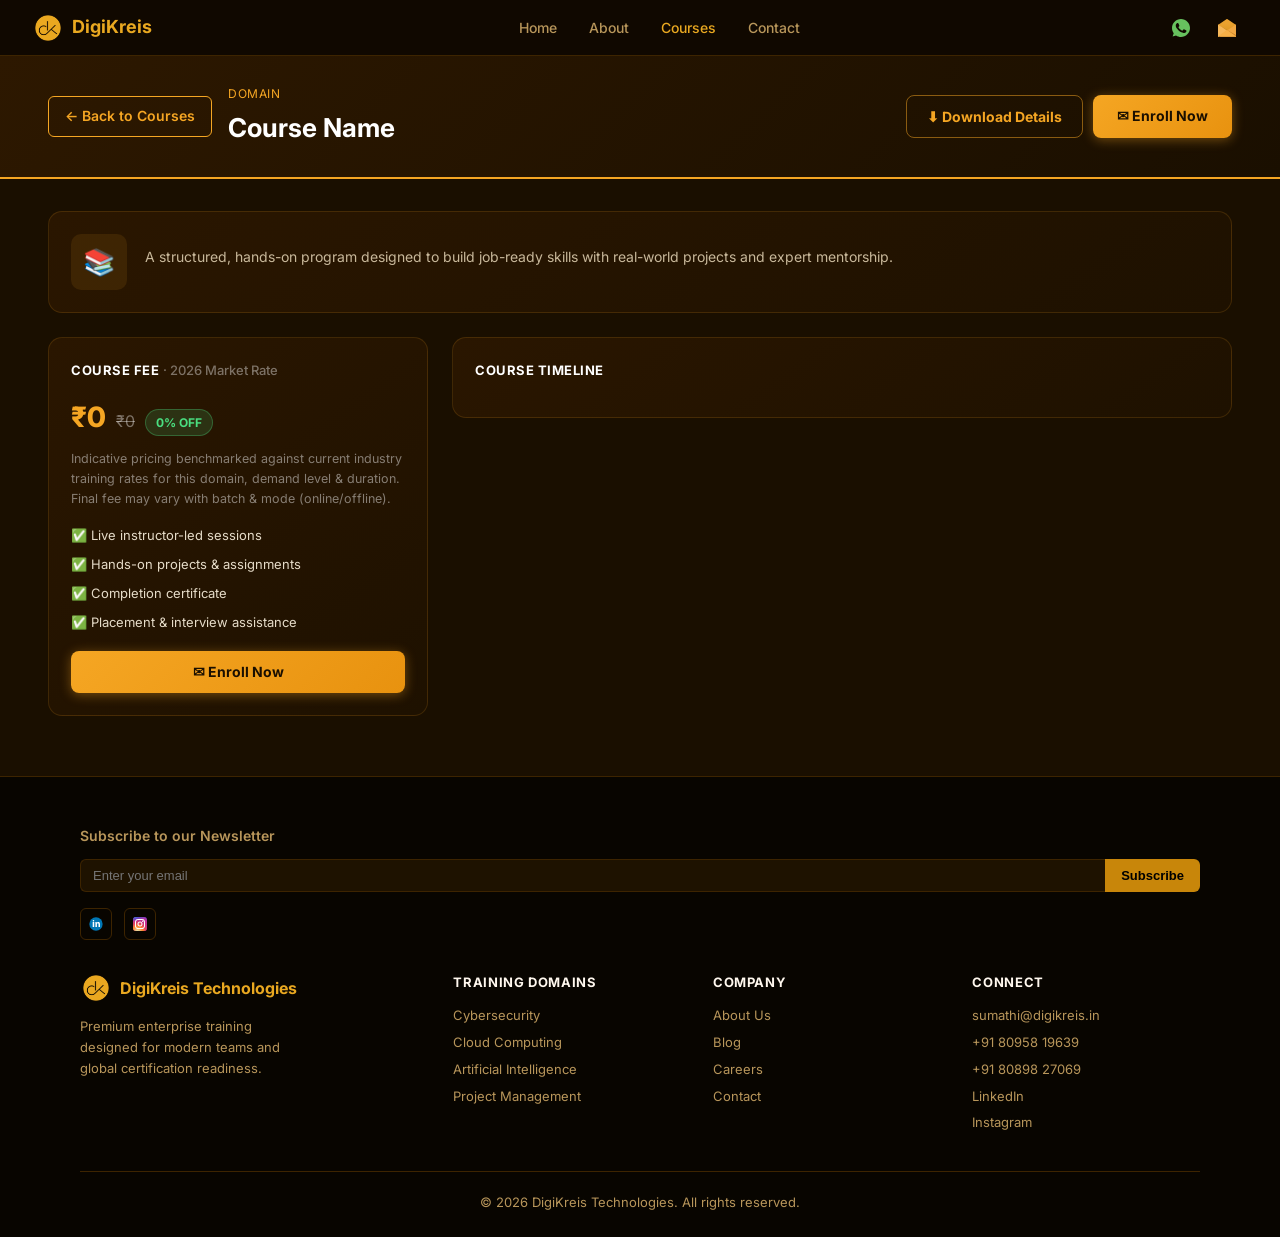
<file: course-detail.html>
<!DOCTYPE html>
<html lang="en">
<head>
<!-- Google Tag Manager -->
<script>(function(w,d,s,l,i){w[l]=w[l]||[];w[l].push({'gtm.start':
new Date().getTime(),event:'gtm.js'});var f=d.getElementsByTagName(s)[0],
j=d.createElement(s),dl=l!='dataLayer'?'&l='+l:'';j.async=true;j.src=
'https://www.googletagmanager.com/gtm.js?id='+i+dl;f.parentNode.insertBefore(j,f);
})(window,document,'script','dataLayer','GTM-TVBLCXDT');</script>
<!-- End Google Tag Manager -->
  <meta charset="UTF-8" />
  <meta name="viewport" content="width=device-width, initial-scale=1.0" />
  <title>Course Details - DigiKreis Technologies</title>
  <link rel="icon" type="image/png" href="images/logo.png">
  <link rel="preconnect" href="https://fonts.googleapis.com" />
  <link href="https://fonts.googleapis.com/css2?family=Inter:wght@400;500;600;700&display=swap" rel="stylesheet" />
  <link rel="stylesheet" href="css/style.css" />
</head>
<body id="websiteBody" data-page="course-detail">
<!-- Google Tag Manager (noscript) -->
<noscript><iframe src="https://www.googletagmanager.com/ns.html?id=GTM-TVBLCXDT"
height="0" width="0" style="display:none;visibility:hidden"></iframe></noscript>
<!-- End Google Tag Manager (noscript) -->

<!-- ════════════════ NAV ════════════════ -->
<nav>
  <a class="nav-logo" href="index.html">
    <div class="nav-logo-icon">
      <img src="images/logo.png" alt="Logo" />
    </div>
    <span class="nav-logo-text">DigiKreis</span>
  </a>

  <ul class="nav-links">
    <li><a id="nav-home" href="index.html">Home</a></li>
    <li><a id="nav-about" href="about.html">About</a></li>
    <li><a id="nav-courses" class="active" href="courses.html">Courses</a></li>
    <li><a id="nav-contact" href="contact.html">Contact</a></li>
  </ul>
  <ul class="nav-links">
    <a href="https://wa.me/8095819639" target="_blank" rel="noopener noreferrer" style="display: flex; align-items: center; text-decoration: none; color: inherit;">
      <img src="images/whatsapp.svg" alt="Phone" style="width: 18px; height: 18px; margin-right: 6px;" />
    </a>
    <a href="https://mail.google.com/mail/u/0/?fs=1&tf=cm&to=info@digikreis.com" target="_blank" rel="noopener noreferrer" style="display: flex; align-items: center; text-decoration: none; color: inherit;">
      <img src="images/email.svg" alt="Phone" style="width: 18px; height: 18px; margin-right: 6px;" />
    </a>
  </ul>
</nav>

<!-- ════════════════ COURSE DETAIL PAGE ════════════════ -->
<div class="cdp-page-header">
  <div class="container cdp-page-header-inner">
    <a class="dd-back-btn" id="cdp-back-btn" href="courses.html">&#8592; Back to Courses</a>
    <div class="cdp-page-title">
      <p class="cdp-breadcrumb" id="cdp-breadcrumb">Domain</p>
      <h1 id="cdp-course-name">Course Name</h1>
    </div>
    <div class="cdp-page-actions">
      <button class="cdp-download-btn" id="cdp-download-btn">&#11015; Download Details</button>
      <a class="dd-contact-btn" id="cdp-contact-btn" href="contact.html">&#9993; Enroll Now</a>
    </div>
  </div>
</div>

<div class="cdp-page-body">
  <div class="container">
    <div class="cdp-content">


      <div class="cdp-hero-card">
        <div class="cc-icon cdp-hero-icon" id="cdp-hero-icon">&#128218;</div>
        <div class="cdp-hero-meta">
          <div class="cc-meta" id="cdp-hero-badges"></div>
          <p class="cdp-hero-desc" id="cdp-hero-desc">
            A structured, hands-on program designed to build job-ready skills with real-world projects and expert mentorship.
          </p>
        </div>
      </div>

      <div class="cdp-grid">
        <div class="cdp-price-card">
          <div class="cdp-section-label">Course Fee <span class="cdp-price-year">&middot; 2026 Market Rate</span></div>
          <div class="cdp-price-row">
            <span class="cdp-price-new" id="cdp-price-new">&#8377;0</span>
            <span class="cdp-price-old" id="cdp-price-old">&#8377;0</span>
            <span class="cdp-discount-tag" id="cdp-discount-tag">0% OFF</span>
          </div>
          <p class="cdp-price-note">Indicative pricing benchmarked against current industry training rates for this domain, demand level &amp; duration. Final fee may vary with batch &amp; mode (online/offline).</p>
          <div class="cdp-price-features">
            <div class="cdp-price-feature">&#9989; Live instructor-led sessions</div>
            <div class="cdp-price-feature">&#9989; Hands-on projects &amp; assignments</div>
            <div class="cdp-price-feature">&#9989; Completion certificate</div>
            <div class="cdp-price-feature">&#9989; Placement &amp; interview assistance</div>
          </div>
          <a class="dd-contact-btn cdp-price-cta" id="cdp-price-cta" href="contact.html">&#9993; Enroll Now</a>
        </div>

        <div class="cdp-timeline-card">
          <div class="cdp-section-label">Course Timeline</div>
          <div class="cdp-timeline" id="cdp-timeline"></div>
        </div>
      </div>

      <div class="cdp-extra-grid" id="cdp-extra-grid" style="display:none;">
        <div class="cdp-tools-card">
          <div class="cdp-section-label">Tools &amp; Technologies</div>
          <div class="cdp-chip-row" id="cdp-tools-chips"></div>
        </div>
        <div class="cdp-careers-card">
          <div class="cdp-section-label">Career Opportunities</div>
          <div class="cdp-chip-row" id="cdp-careers-chips"></div>
        </div>
      </div>

      <div class="cdp-extra-grid" id="cdp-extra-grid2" style="display:none;">
        <div class="cdp-tools-card">
          <div class="cdp-section-label">Learning Objectives</div>
          <ul class="cdp-objectives-list" id="cdp-objectives-list"></ul>
        </div>
        <div class="cdp-careers-card">
          <div class="cdp-section-label">Recommended Certifications</div>
          <div class="cdp-chip-row" id="cdp-certs-chips"></div>
        </div>
      </div>

      <div class="cdp-cases-card" id="cdp-cases-card" style="display:none;">
        <div class="cdp-section-label">Real-World Case Studies</div>
        <p class="cdp-cases-intro" id="cdp-cases-intro"></p>
        <div class="cdp-chip-row" id="cdp-cases-chips"></div>
      </div>

      <div class="cdp-faq-card" id="cdp-faq-card" style="display:none;">
        <div class="cdp-section-label">Frequently Asked Questions</div>
        <div id="cdp-faq-list"></div>
      </div>

        </div>
  </div>
</div>

<footer>
  <div class="container">
    <div style="margin-bottom: 2rem;">
      <div style="font-size: 14px; font-weight: 600; color: var(--text-muted); margin-bottom: 0.75rem;">Subscribe to our Newsletter</div>
      <div class="footer-newsletter">
        <input type="email" placeholder="Enter your email" />
        <button>Subscribe</button>
      </div>
      <div class="social-links">
        <a class="social-link" href="https://www.linkedin.com/company/digikreis-technologies/" target="_blank">
          <img src="images/linkedin.svg" alt="LinkedIn" style="width: 16px; height: 16px;" />
        </a>
        <a class="social-link" href="https://www.instagram.com/digikreis?igsh=djFreXptcjRud2U%3D" target="_blank">
          <img src="images/instagram.svg" alt="Instagram" style="width: 16px; height: 16px;" />
        </a>
      </div>
    </div>

    <div class="footer-top">
      <div class="footer-brand">
        <div style="display: flex; align-items: center; gap: 8px;">
          <div class="nav-logo-icon">
            <img src="images/logo.png" alt="Logo" />
          </div>
          <span style="font-size: 16px; font-weight: 700; color: var(--gold-light);">DigiKreis Technologies</span>
        </div>
        <p>Premium enterprise training designed for modern teams and global certification readiness.</p>
      </div>

      <div class="footer-col">
        <h4>Training Domains</h4>
        <ul>
          <li>Cybersecurity</li>
          <li>Cloud Computing</li>
          <li>Artificial Intelligence</li>
          <li>Project Management</li>
        </ul>
      </div>

      <div class="footer-col">
        <h4>Company</h4>
        <ul>
          <li><a href="about.html">About Us</a></li>
          <li><a>Blog</a></li>
          <li><a>Careers</a></li>
          <li><a href="contact.html">Contact</a></li>
        </ul>
      </div>

      <div class="footer-col">
        <h4>Connect</h4>
        <ul>
          <li><a href="mailto:sumathi@digikreis.in">sumathi@digikreis.in</a></li>
          <li>+91 80958 19639</li>
          <li>+91 80898 27069</li>
          <li><a href="https://www.linkedin.com/company/digikreis-technologies/" target="_blank">LinkedIn</a></li>
          <li><a href="https://www.instagram.com/digikreis?igsh=djFreXptcjRud2U%3D" target="_blank">Instagram</a></li>
        </ul>
      </div>
    </div>

    <div class="footer-bottom">
      © 2026 DigiKreis Technologies. All rights reserved.
    </div>
  </div>
</footer>

<script src="js/script.js"></script>
</body>
</html>
</file>
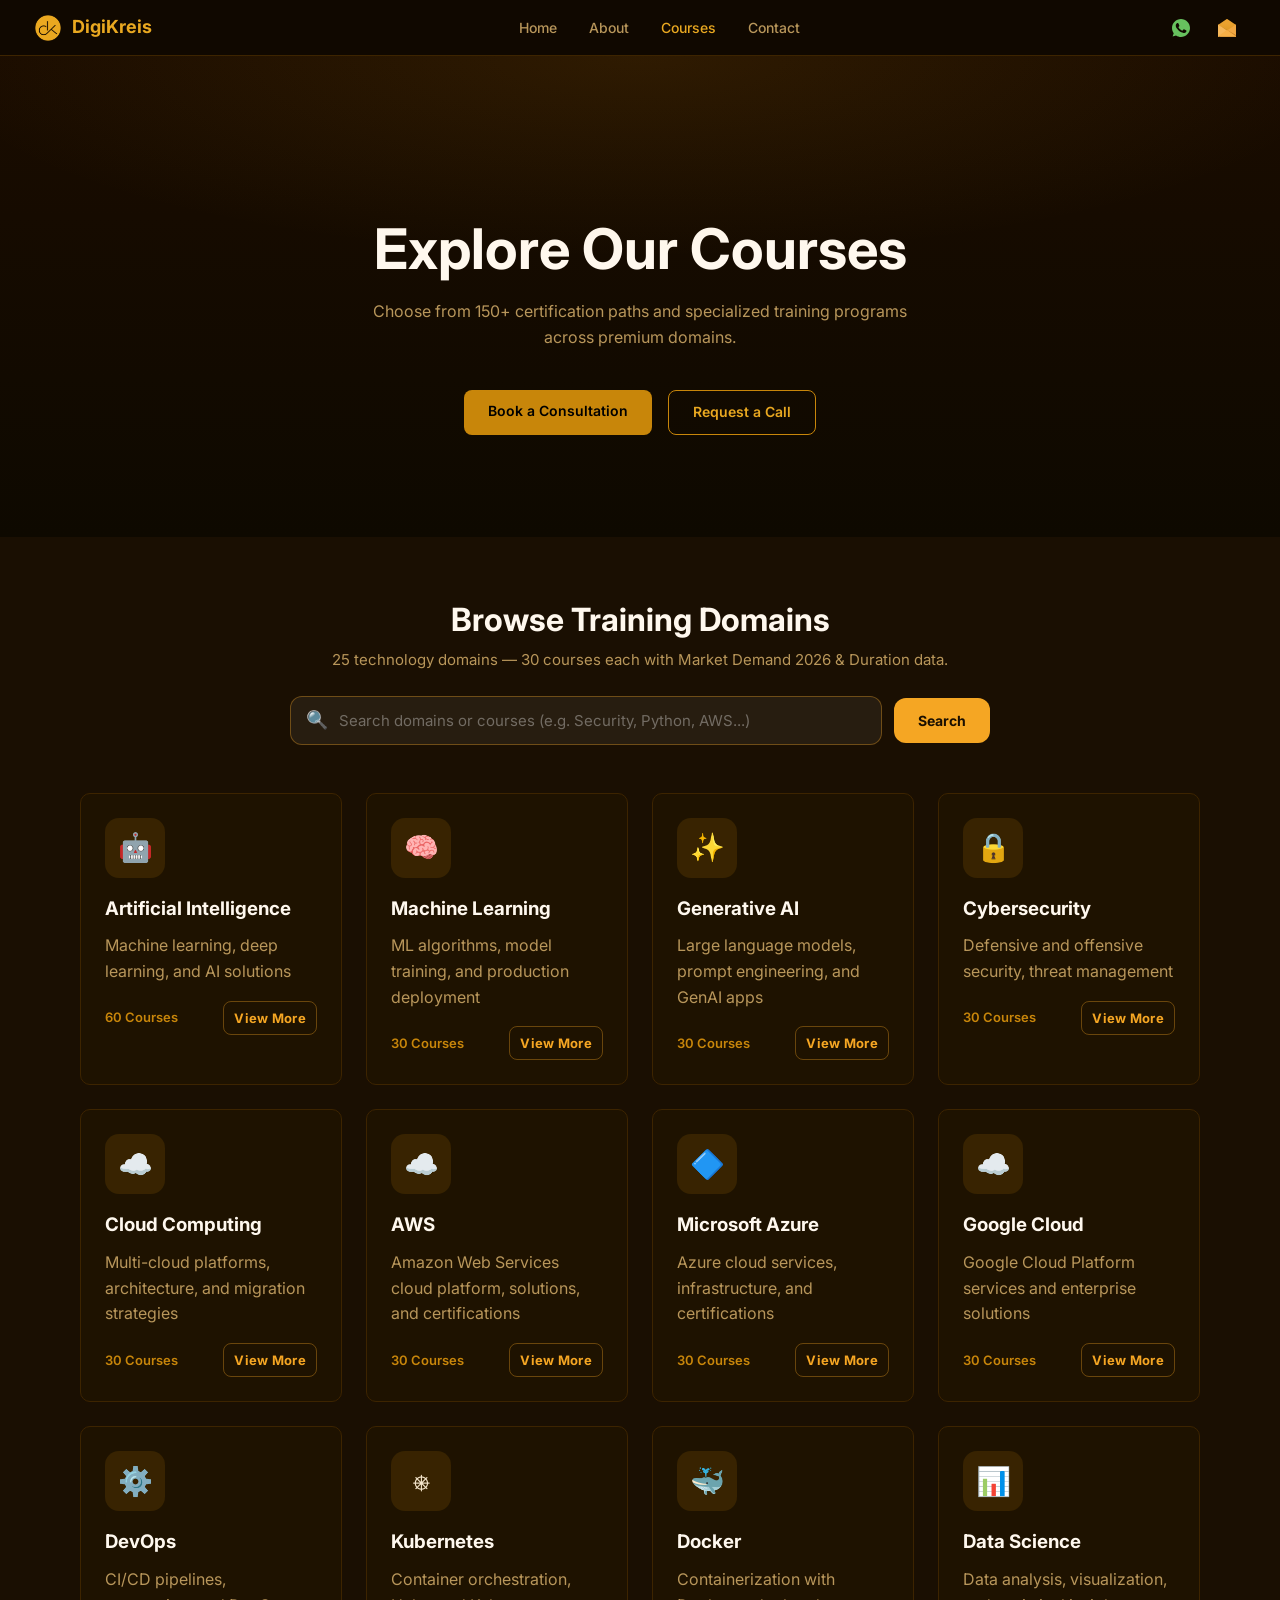
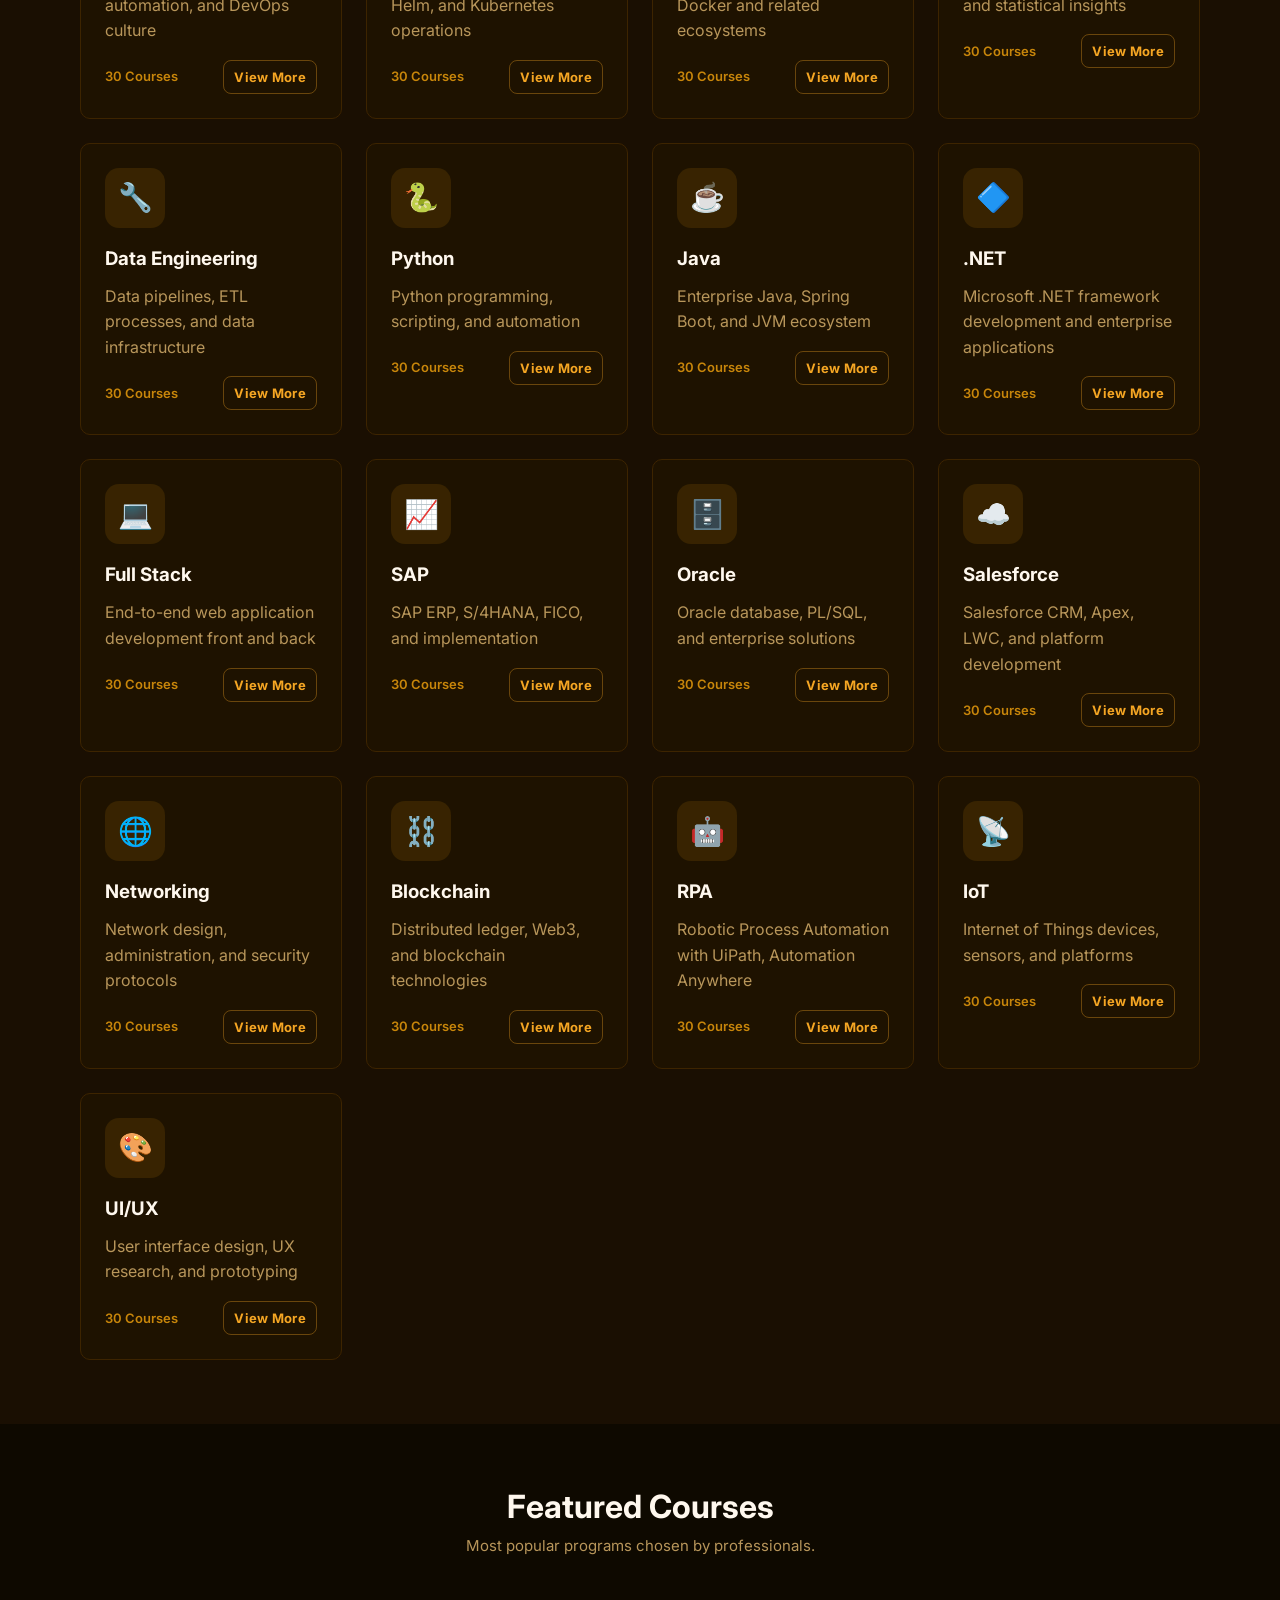
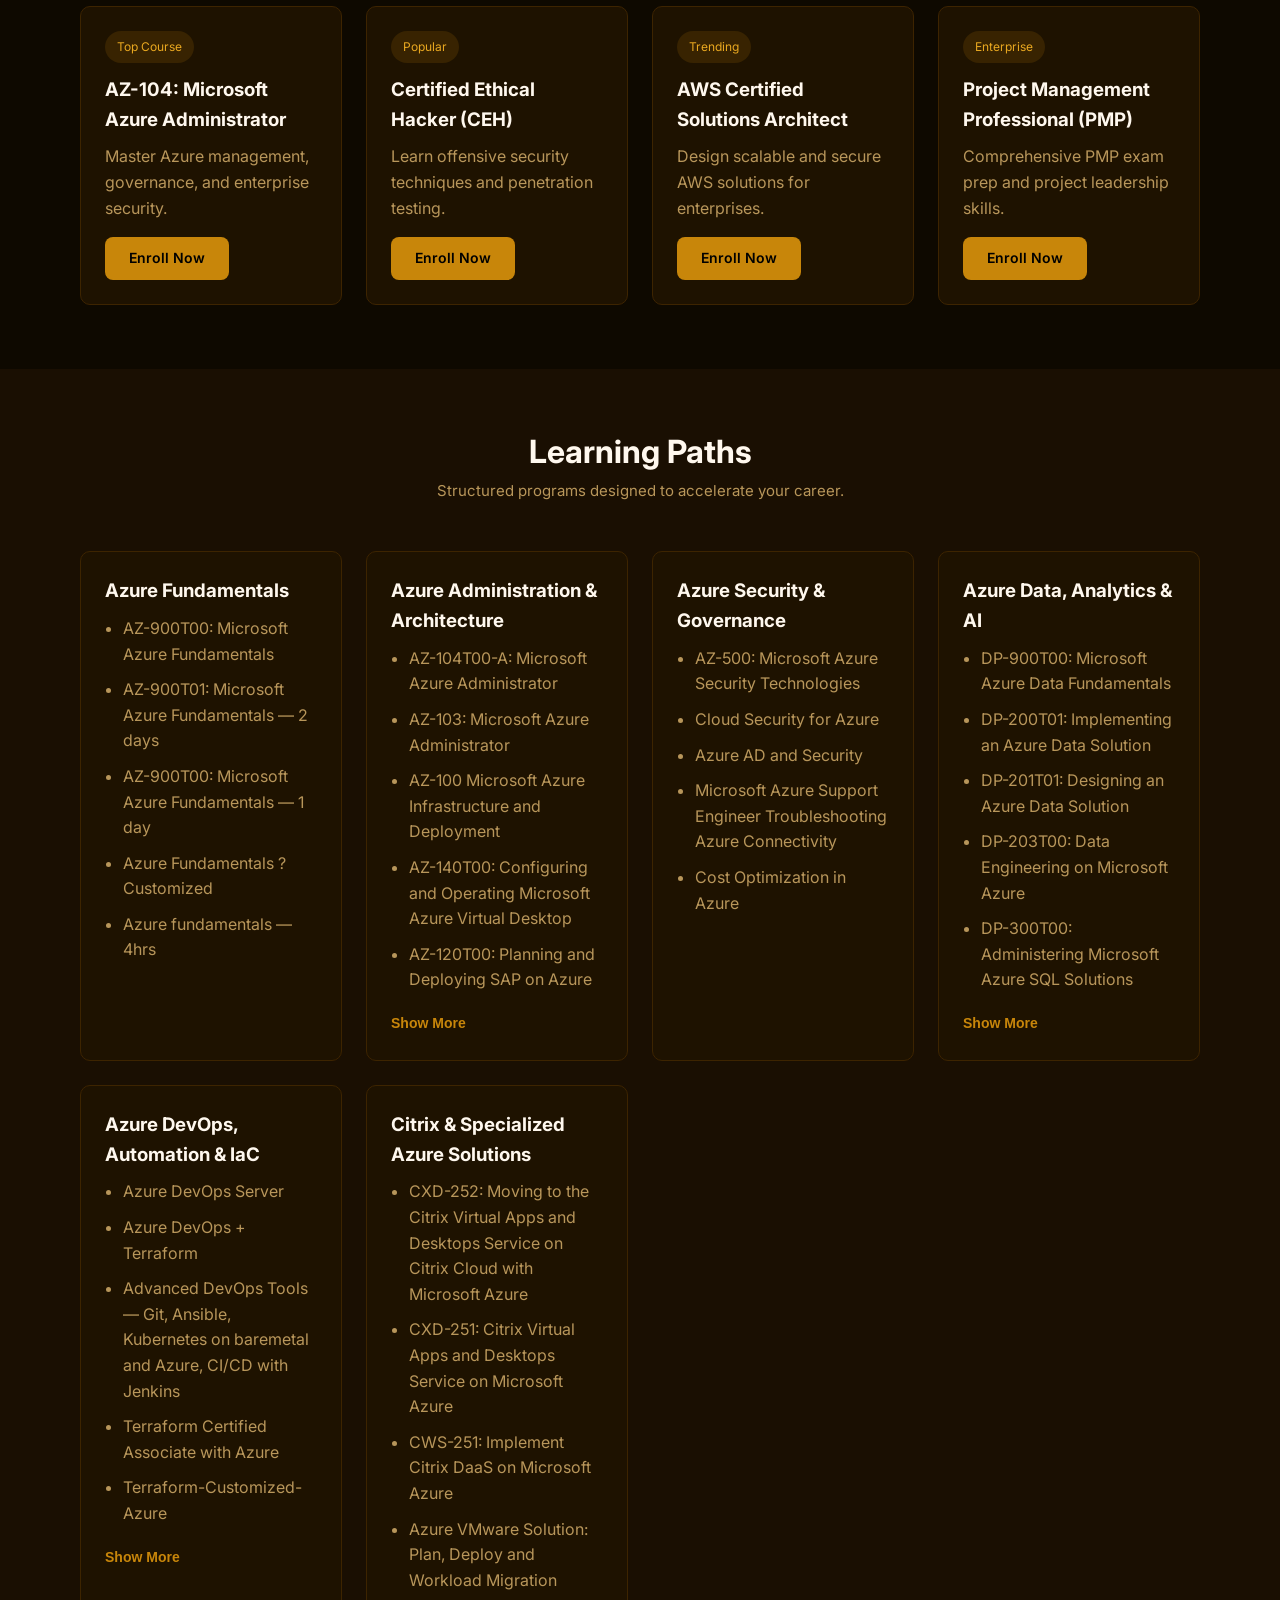
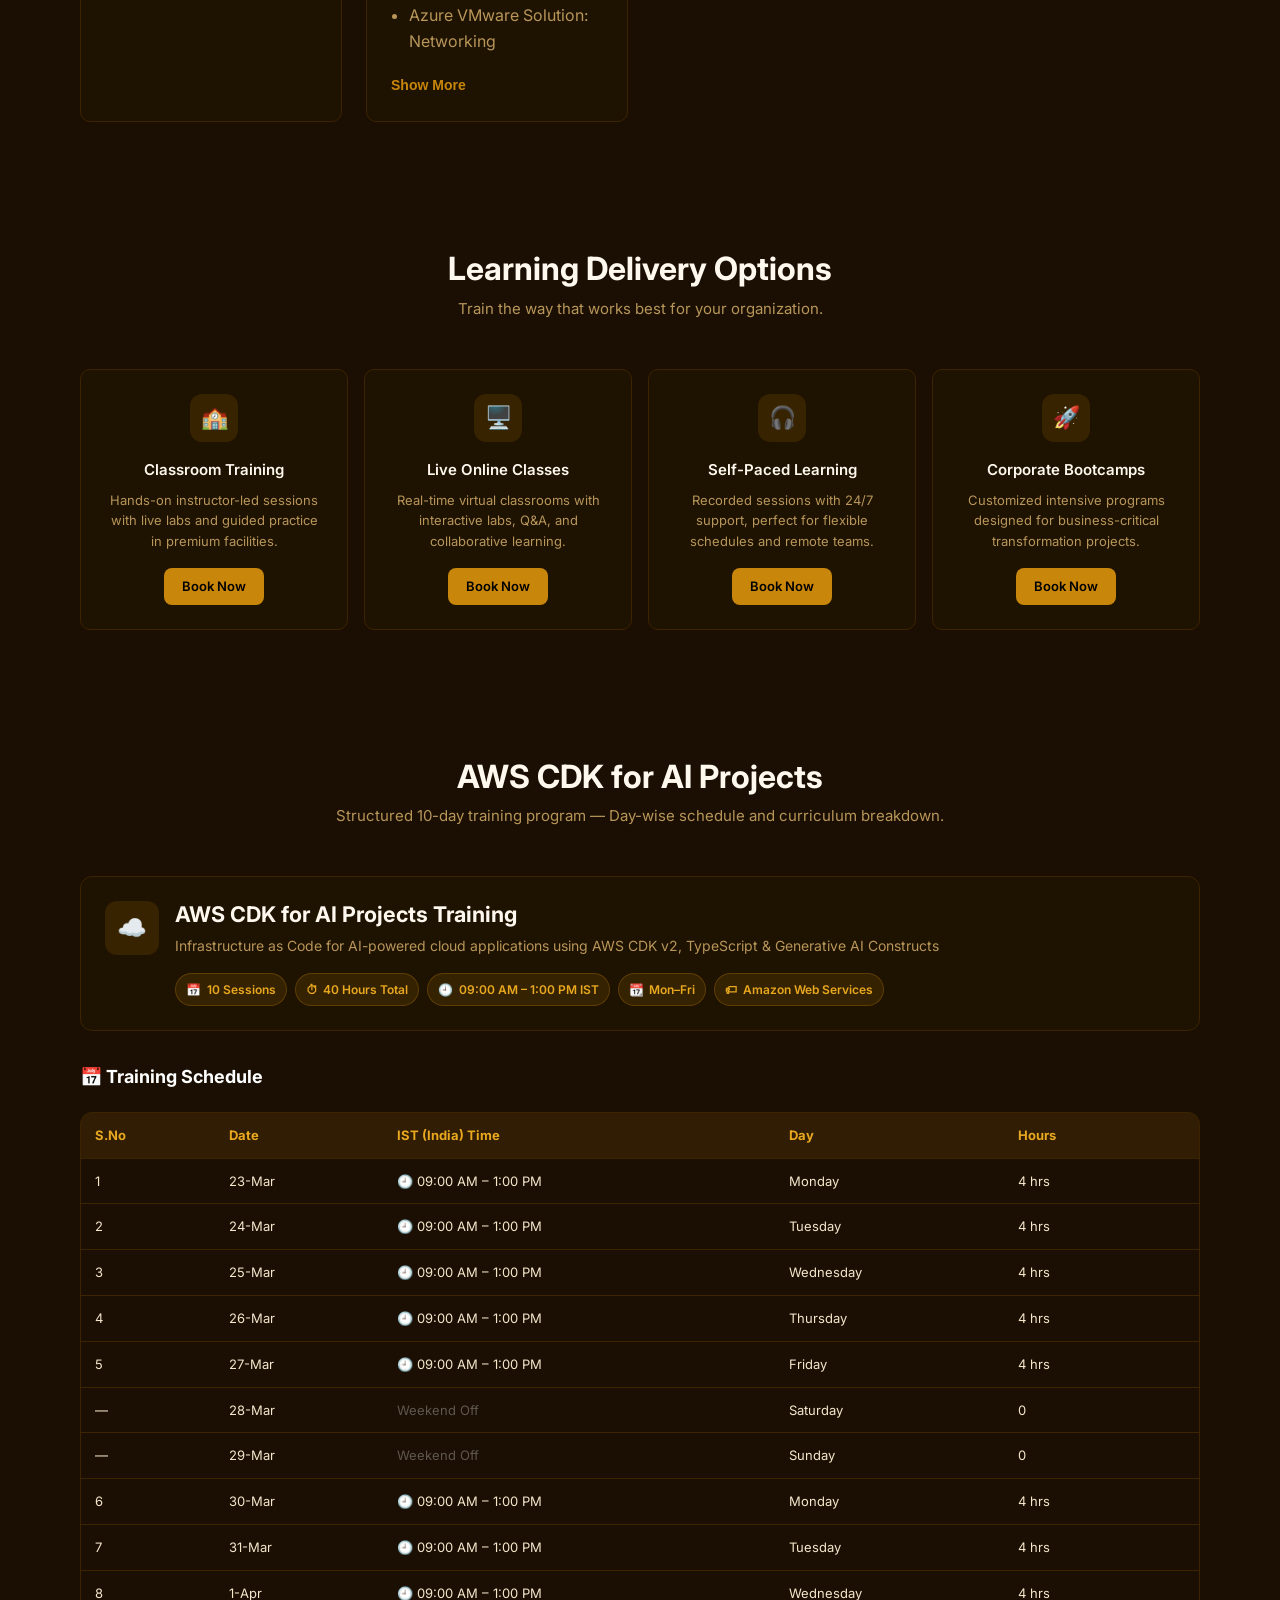
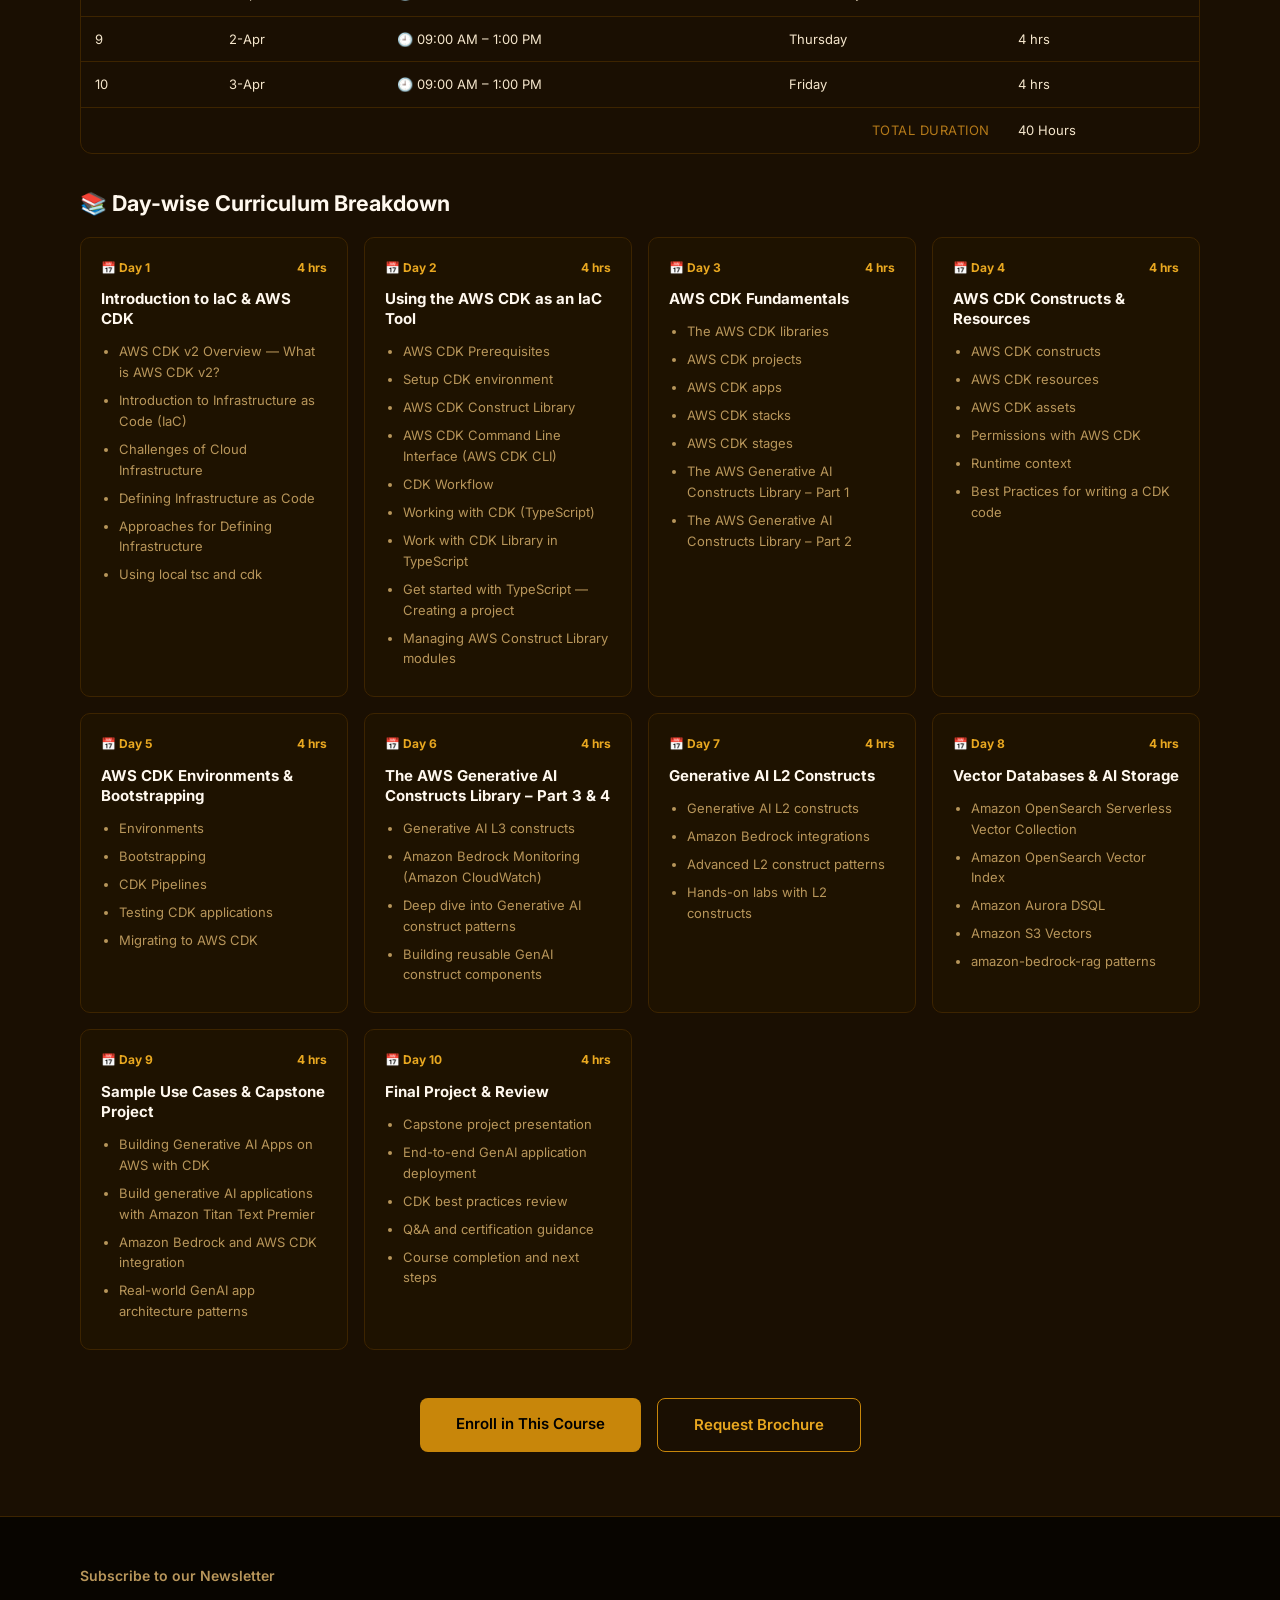
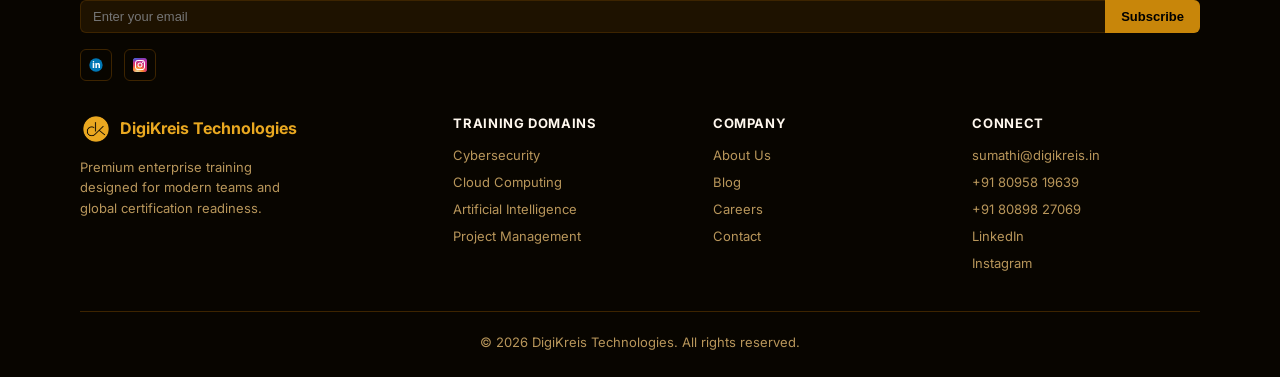
<file: courses.html>
<!DOCTYPE html>
<html lang="en">
<head>
<!-- Google Tag Manager -->
<script>(function(w,d,s,l,i){w[l]=w[l]||[];w[l].push({'gtm.start':
new Date().getTime(),event:'gtm.js'});var f=d.getElementsByTagName(s)[0],
j=d.createElement(s),dl=l!='dataLayer'?'&l='+l:'';j.async=true;j.src=
'https://www.googletagmanager.com/gtm.js?id='+i+dl;f.parentNode.insertBefore(j,f);
})(window,document,'script','dataLayer','GTM-TVBLCXDT');</script>
<!-- End Google Tag Manager -->
  <meta charset="UTF-8" />
  <meta name="viewport" content="width=device-width, initial-scale=1.0" />
  <title>Courses - DigiKreis Technologies</title>
  <link rel="icon" type="image/png" href="images/logo.png">
  <link rel="preconnect" href="https://fonts.googleapis.com" />
  <link href="https://fonts.googleapis.com/css2?family=Inter:wght@400;500;600;700&display=swap" rel="stylesheet" />
  <link rel="stylesheet" href="css/style.css" />
</head>
<body id="websiteBody">
<!-- Google Tag Manager (noscript) -->
<noscript><iframe src="https://www.googletagmanager.com/ns.html?id=GTM-TVBLCXDT"
height="0" width="0" style="display:none;visibility:hidden"></iframe></noscript>
<!-- End Google Tag Manager (noscript) -->

<!-- ════════════════ NAV ════════════════ -->
<nav>
  <a class="nav-logo" href="index.html">
    <div class="nav-logo-icon">
      <img src="images/logo.png" alt="Logo" />
    </div>
    <span class="nav-logo-text">DigiKreis</span>
  </a>

  <ul class="nav-links">
    <li><a id="nav-home" href="index.html">Home</a></li>
    <li><a id="nav-about" href="about.html">About</a></li>
    <li><a id="nav-courses" class="active" href="courses.html">Courses</a></li>
    <li><a id="nav-contact" href="contact.html">Contact</a></li>
  </ul>
  <ul class="nav-links">
    <a href="https://wa.me/8095819639" target="_blank" rel="noopener noreferrer" style="display: flex; align-items: center; text-decoration: none; color: inherit;">
      <img src="images/whatsapp.svg" alt="Phone" style="width: 18px; height: 18px; margin-right: 6px;" />
    </a>
    <a href="https://mail.google.com/mail/u/0/?fs=1&tf=cm&to=info@digikreis.com" target="_blank" rel="noopener noreferrer" style="display: flex; align-items: center; text-decoration: none; color: inherit;">
      <img src="images/email.svg" alt="Phone" style="width: 18px; height: 18px; margin-right: 6px;" />
    </a>
  </ul>
</nav>

<!-- ════════════════ COURSES LIST PAGE ════════════════ -->
<div id="page-courses-list">
  <div class="hero courses-hero">
    <!-- <div class="hero-badge">
      <span>Trusted by 5,000+ companies</span>
      <svg xmlns="http://www.w3.org/2000/svg" width="30px" height="30px" viewBox="0 0 24 24" fill="none">
        <circle cx="12" cy="12" r="2" fill="#b8965a"/>
      </svg>
      <span>Live classes</span>
      <svg xmlns="http://www.w3.org/2000/svg" width="30px" height="30px" viewBox="0 0 24 24" fill="none">
        <circle cx="12" cy="12" r="2" fill="#b8965a"/>
      </svg>
      <span>Virtual labs</span>
      <svg xmlns="http://www.w3.org/2000/svg" width="30px" height="30px" viewBox="0 0 24 24" fill="none">
        <circle cx="12" cy="12" r="2" fill="#b8965a"/>
      </svg>
      <span>Expert trainers</span>
    </div> -->
    <h1>Explore Our Courses</h1>
    <p>Choose from 150+ certification paths and specialized training programs across premium domains.</p>
    <!-- <div class="hero-search">
      <input type="text" placeholder="What do you want to learn?" />
      <button>Search →</button>
    </div> -->
    <div class="hero-btns">
      <a class="btn-primary" href="contact.html">Book a Consultation</a>
      <a class="btn-outline" href="contact.html">Request a Call</a>
    </div>
  </div>

  <section class="section-bg-alt" id="domainsSection">
    <div class="container">
      <div class="section-title">
        <h2>Browse Training Domains</h2>
        <p>25 technology domains &mdash; 30 courses each with Market Demand 2026 &amp; Duration data.</p>
        <!-- Global Search Bar — paste after the <p> inside section-title div -->
        <div id="global-search-bar">
          <div style="position:relative; flex:1;">
            <span class="gs-icon">&#128269;</span>
            <input id="gs-input" type="text"
              placeholder="Search domains or courses (e.g. Security, Python, AWS...)">
            <div id="search-results-dropdown"></div>
          </div>
          <button id="gs-search-btn">Search</button>
        </div>
      </div>
      <div class="training-grid">

        <div class="training-card">
          <div class="training-icon">🤖</div><h3>Artificial Intelligence</h3>
          <p>Machine learning, deep learning, and AI solutions</p>
          <div class="training-cta"><span>60 Courses</span>
          <button class="cc-enroll-btn" onclick="showDomainDetail('Artificial Intelligence')">View More</button></div>
        </div>

        <div class="training-card">
          <div class="training-icon">🧠</div><h3>Machine Learning</h3>
          <p>ML algorithms, model training, and production deployment</p>
          <div class="training-cta"><span>30 Courses</span>
          <button class="cc-enroll-btn" onclick="showDomainDetail('Machine Learning')">View More</button></div>
        </div>

        <div class="training-card">
          <div class="training-icon">✨</div><h3>Generative AI</h3>
          <p>Large language models, prompt engineering, and GenAI apps</p>
          <div class="training-cta"><span>30 Courses</span>
          <button class="cc-enroll-btn" onclick="showDomainDetail('Generative AI')">View More</button></div>
        </div>

        <div class="training-card">
          <div class="training-icon">🔒</div><h3>Cybersecurity</h3>
          <p>Defensive and offensive security, threat management</p>
          <div class="training-cta"><span>30 Courses</span>
          <button class="cc-enroll-btn" onclick="showDomainDetail('Cybersecurity')">View More</button></div>
        </div>

        <div class="training-card">
          <div class="training-icon">☁️</div><h3>Cloud Computing</h3>
          <p>Multi-cloud platforms, architecture, and migration strategies</p>
          <div class="training-cta"><span>30 Courses</span>
          <button class="cc-enroll-btn" onclick="showDomainDetail('Cloud Computing')">View More</button></div>
        </div>

        <div class="training-card">
          <div class="training-icon">☁️</div><h3>AWS</h3>
          <p>Amazon Web Services cloud platform, solutions, and certifications</p>
          <div class="training-cta"><span>30 Courses</span>
          <button class="cc-enroll-btn" onclick="showDomainDetail('AWS')">View More</button></div>
        </div>

        <div class="training-card">
          <div class="training-icon">🔷</div><h3>Microsoft Azure</h3>
          <p>Azure cloud services, infrastructure, and certifications</p>
          <div class="training-cta"><span>30 Courses</span>
          <button class="cc-enroll-btn" onclick="showDomainDetail('Microsoft Azure')">View More</button></div>
        </div>

        <div class="training-card">
          <div class="training-icon">☁️</div><h3>Google Cloud</h3>
          <p>Google Cloud Platform services and enterprise solutions</p>
          <div class="training-cta"><span>30 Courses</span>
          <button class="cc-enroll-btn" onclick="showDomainDetail('Google Cloud')">View More</button></div>
        </div>

        <div class="training-card">
          <div class="training-icon">⚙️</div><h3>DevOps</h3>
          <p>CI/CD pipelines, automation, and DevOps culture</p>
          <div class="training-cta"><span>30 Courses</span>
          <button class="cc-enroll-btn" onclick="showDomainDetail('DevOps')">View More</button></div>
        </div>

        <div class="training-card">
          <div class="training-icon">⎈</div><h3>Kubernetes</h3>
          <p>Container orchestration, Helm, and Kubernetes operations</p>
          <div class="training-cta"><span>30 Courses</span>
          <button class="cc-enroll-btn" onclick="showDomainDetail('Kubernetes')">View More</button></div>
        </div>

        <div class="training-card">
          <div class="training-icon">🐳</div><h3>Docker</h3>
          <p>Containerization with Docker and related ecosystems</p>
          <div class="training-cta"><span>30 Courses</span>
          <button class="cc-enroll-btn" onclick="showDomainDetail('Docker')">View More</button></div>
        </div>

        <div class="training-card">
          <div class="training-icon">📊</div><h3>Data Science</h3>
          <p>Data analysis, visualization, and statistical insights</p>
          <div class="training-cta"><span>30 Courses</span>
          <button class="cc-enroll-btn" onclick="showDomainDetail('Data Science')">View More</button></div>
        </div>

        <div class="training-card">
          <div class="training-icon">🔧</div><h3>Data Engineering</h3>
          <p>Data pipelines, ETL processes, and data infrastructure</p>
          <div class="training-cta"><span>30 Courses</span>
          <button class="cc-enroll-btn" onclick="showDomainDetail('Data Engineering')">View More</button></div>
        </div>

        <div class="training-card">
          <div class="training-icon">🐍</div><h3>Python</h3>
          <p>Python programming, scripting, and automation</p>
          <div class="training-cta"><span>30 Courses</span>
          <button class="cc-enroll-btn" onclick="showDomainDetail('Python')">View More</button></div>
        </div>

        <div class="training-card">
          <div class="training-icon">☕</div><h3>Java</h3>
          <p>Enterprise Java, Spring Boot, and JVM ecosystem</p>
          <div class="training-cta"><span>30 Courses</span>
          <button class="cc-enroll-btn" onclick="showDomainDetail('Java')">View More</button></div>
        </div>

        <div class="training-card">
          <div class="training-icon">🔷</div><h3>.NET</h3>
          <p>Microsoft .NET framework development and enterprise applications</p>
          <div class="training-cta"><span>30 Courses</span>
          <button class="cc-enroll-btn" onclick="showDomainDetail('.NET')">View More</button></div>
        </div>

        <div class="training-card">
          <div class="training-icon">💻</div><h3>Full Stack</h3>
          <p>End-to-end web application development front and back</p>
          <div class="training-cta"><span>30 Courses</span>
          <button class="cc-enroll-btn" onclick="showDomainDetail('Full Stack')">View More</button></div>
        </div>

        <div class="training-card">
          <div class="training-icon">📈</div><h3>SAP</h3>
          <p>SAP ERP, S/4HANA, FICO, and implementation</p>
          <div class="training-cta"><span>30 Courses</span>
          <button class="cc-enroll-btn" onclick="showDomainDetail('SAP')">View More</button></div>
        </div>

        <div class="training-card">
          <div class="training-icon">🗄️</div><h3>Oracle</h3>
          <p>Oracle database, PL/SQL, and enterprise solutions</p>
          <div class="training-cta"><span>30 Courses</span>
          <button class="cc-enroll-btn" onclick="showDomainDetail('Oracle')">View More</button></div>
        </div>

        <div class="training-card">
          <div class="training-icon">☁️</div><h3>Salesforce</h3>
          <p>Salesforce CRM, Apex, LWC, and platform development</p>
          <div class="training-cta"><span>30 Courses</span>
          <button class="cc-enroll-btn" onclick="showDomainDetail('Salesforce')">View More</button></div>
        </div>

        <div class="training-card">
          <div class="training-icon">🌐</div><h3>Networking</h3>
          <p>Network design, administration, and security protocols</p>
          <div class="training-cta"><span>30 Courses</span>
          <button class="cc-enroll-btn" onclick="showDomainDetail('Networking')">View More</button></div>
        </div>

        <div class="training-card">
          <div class="training-icon">⛓️</div><h3>Blockchain</h3>
          <p>Distributed ledger, Web3, and blockchain technologies</p>
          <div class="training-cta"><span>30 Courses</span>
          <button class="cc-enroll-btn" onclick="showDomainDetail('Blockchain')">View More</button></div>
        </div>

        <div class="training-card">
          <div class="training-icon">🤖</div><h3>RPA</h3>
          <p>Robotic Process Automation with UiPath, Automation Anywhere</p>
          <div class="training-cta"><span>30 Courses</span>
          <button class="cc-enroll-btn" onclick="showDomainDetail('RPA')">View More</button></div>
        </div>

        <div class="training-card">
          <div class="training-icon">📡</div><h3>IoT</h3>
          <p>Internet of Things devices, sensors, and platforms</p>
          <div class="training-cta"><span>30 Courses</span>
          <button class="cc-enroll-btn" onclick="showDomainDetail('IoT')">View More</button></div>
        </div>

        <div class="training-card">
          <div class="training-icon">🎨</div><h3>UI/UX</h3>
          <p>User interface design, UX research, and prototyping</p>
          <div class="training-cta"><span>30 Courses</span>
          <button class="cc-enroll-btn" onclick="showDomainDetail('UI/UX')">View More</button></div>
        </div>

      </div>
    </div>
  </section>

  <section>
      <div class="container">

          <div class="section-title">
              <h2>Featured Courses</h2>
              <p>Most popular programs chosen by professionals.</p>
          </div>

          <div class="featured-grid">

              <div class="featured-course">
                  <div class="course-badge">Top Course</div>
                  <h3>AZ-104: Microsoft Azure Administrator</h3>
                  <p>Master Azure management, governance, and enterprise security.</p>
                  <a class="btn-primary">Enroll Now</a>
              </div>

              <div class="featured-course">
                  <div class="course-badge">Popular</div>
                  <h3>Certified Ethical Hacker (CEH)</h3>
                  <p>Learn offensive security techniques and penetration testing.</p>
                  <a class="btn-primary">Enroll Now</a>
              </div>

              <div class="featured-course">
                  <div class="course-badge">Trending</div>
                  <h3>AWS Certified Solutions Architect</h3>
                  <p>Design scalable and secure AWS solutions for enterprises.</p>
                  <a class="btn-primary">Enroll Now</a>
              </div>

              <div class="featured-course">
                  <div class="course-badge">Enterprise</div>
                  <h3>Project Management Professional (PMP)</h3>
                  <p>Comprehensive PMP exam prep and project leadership skills.</p>
                  <a class="btn-primary">Enroll Now</a>
              </div>

          </div>

      </div>
  </section>

  <section class="section-bg-alt">
      <div class="container">

          <div class="section-title">
              <h2>Learning Paths</h2>
              <p>Structured programs designed to accelerate your career.</p>
          </div>

          <div class="catalog-grid">

              <div class="catalog-card">
                  <h3>Azure Fundamentals</h3>
                  <ul>
                      <li>AZ-900T00: Microsoft Azure Fundamentals</li>
                      <li>AZ-900T01: Microsoft Azure Fundamentals — 2 days</li>
                      <li>AZ-900T00: Microsoft Azure Fundamentals — 1 day</li>
                      <li>Azure Fundamentals ? Customized</li>
                      <li>Azure fundamentals — 4hrs</li>
                  </ul>
                  <button class="show-toggle" onclick="toggleCourses(this)">
                      Show More
                  </button>
              </div>

              <div class="catalog-card">
                  <h3>Azure Administration & Architecture</h3>
                  <ul>
                      <li>AZ-104T00-A: Microsoft Azure Administrator</li>
                      <li>AZ-103: Microsoft Azure Administrator</li>
                      <li>AZ-100 Microsoft Azure Infrastructure and Deployment</li>
                      <li>AZ-140T00: Configuring and Operating Microsoft Azure Virtual Desktop</li>
                      <li>AZ-120T00: Planning and Deploying SAP on Azure</li>
                      
                      <li class="extra-course">AZ-303: Microsoft Azure Architect Technologies</li>
                      <li class="extra-course">AZ-304: Microsoft Azure Architect Design</li>
                      <li class="extra-course">AZ-305T00: Designing Microsoft Azure Infrastructure Solutions</li>
                      <li class="extra-course">AZ-700T00: Designing and Implementing Microsoft Azure Networking Solutions</li>
                      <li class="extra-course">AZ-600T00: Configuring and Operating a Hybrid Cloud with Microsoft Azure Stack Hub</li>
                      <li class="extra-course">AZ-030T00-A: Microsoft Azure technologies for AWS architects</li>
                      <li class="extra-course">AZ-010T00-A: Azure Administration for AWS SysOps</li>
                      <li class="extra-course">AZ-020T00-A: Microsoft Azure solutions for AWS developers</li>
                  </ul>
                   <button class="show-toggle" onclick="toggleCourses(this)">
                      Show More
                  </button>
              </div>

              <div class="catalog-card">
                  <h3>Azure Security & Governance</h3>
                  <ul>
                      <li>AZ-500: Microsoft Azure Security Technologies</li>
                      <li>Cloud Security for Azure</li>
                      <li>Azure AD and Security</li>
                      <li>Microsoft Azure Support Engineer Troubleshooting Azure Connectivity</li>
                      <li>Cost Optimization in Azure</li>
                  </ul>
              </div>
              <div class="catalog-card">
                  <h3>Azure Data, Analytics & AI</h3>
                  <ul>
                    <li>DP-900T00: Microsoft Azure Data Fundamentals</li>
                    <li>DP-200T01: Implementing an Azure Data Solution</li>
                    <li>DP-201T01: Designing an Azure Data Solution</li>
                    <li>DP-203T00: Data Engineering on Microsoft Azure</li>
                    <li>DP-300T00: Administering Microsoft Azure SQL Solutions</li>
                    
                    <li class="extra-course">DP-100T01: Designing and Implementing a Data Science Solution on Azure</li>
                    <li class="extra-course">AI-900T00: Introduction to AI in Azure</li>
                    <li class="extra-course">AI-100T01: Designing and Implementing an Azure AI Solution</li>
                    <li class="extra-course">AI-102T00: Develop AI solutions in Azure</li>
                    <li class="extra-course">AI-050T00: Develop Generative AI Solutions with Azure OpenAI Service</li>
                    <li class="extra-course">Microsoft Azure Data Factory</li>
                    <li class="extra-course">Azure Databricks</li>
                    <li class="extra-course">Azure HDInsight</li>
                    <li class="extra-course">Microsoft Azure Big Data Analytics</li>
                    <li class="extra-course">Azure Data Engineering with Data Factory and Databricks</li>
                    <li class="extra-course">KQL for Azure Admins</li>
                    <li class="extra-course">Microsoft Azure Data Explorer with Advanced KQL</li>
                    <li class="extra-course">Implementing a Cloud Data Warehouse in Microsoft Azure Synapse Analytics</li>
                    <li class="extra-course">Microsoft Cloud Workshop: Azure Synapse Analytics and AI</li>
                    <li class="extra-course">Azure MLOps</li>
                    <li class="extra-course">Microsoft Azure Purview</li>
                    <li class="extra-course">Microsoft Azure IoT Developer</li>
                    <li class="extra-course">Microsoft Azure Cosmos DB Solutions</li>
                  </ul>
                   <button class="show-toggle" onclick="toggleCourses(this)">
                      Show More
                  </button>
              </div>
              <div class="catalog-card">
                  <h3>Azure DevOps, Automation & IaC</h3>
                  <ul>
                    <li>Azure DevOps Server</li>
                    <li>Azure DevOps + Terraform</li>
                    <li>Advanced DevOps Tools — Git, Ansible, Kubernetes on baremetal and Azure, CI/CD with Jenkins</li>
                    <li>Terraform Certified Associate with Azure</li>
                    <li>Terraform-Customized-Azure</li>
                    
                    <li class="extra-course">GitHub Actions with Azure</li>
                    <li class="extra-course">Build CI/CD Pipelines in Azure DevOps from YAML</li>
                    <li class="extra-course">Customized Azure DevOps</li>
                    <li class="extra-course">Azure Automation</li>
                    <li class="extra-course">Azure Infrastructure as Code (IaC) Workshop</li>
                  </ul>
                   <button class="show-toggle" onclick="toggleCourses(this)">
                      Show More
                  </button>
              </div>
              <div class="catalog-card">
                  <h3>Citrix & Specialized Azure Solutions</h3>
                  <ul>
                    <li>CXD-252: Moving to the Citrix Virtual Apps and Desktops Service on Citrix Cloud with Microsoft Azure</li>
                    <li>CXD-251: Citrix Virtual Apps and Desktops Service on Microsoft Azure</li>
                    <li>CWS-251: Implement Citrix DaaS on Microsoft Azure</li>
                    <li>Azure VMware Solution: Plan, Deploy and Workload Migration</li>
                    <li>Azure VMware Solution: Networking</li>
                    
                    <li class="extra-course">Azure Virtual Desktop Advance</li>
                    <li class="extra-course">Azure Integration Services</li>
                    <li class="extra-course">Azure: Cloud Native Apps</li>
                    <li class="extra-course">Azure Kubernetes Service (AKS)</li>
                    <li class="extra-course">Microsoft Azure Technical Workshop: Migrate and Modernize SAP on the Microsoft Cloud</li>
                    <li class="extra-course">Microsoft Azure Virtual Training Day: Migrate Linux and PostgreSQL to Azure</li>
                    <li class="extra-course">Microsoft Azure Virtual Training Day: Mastering Reliability, Security, and Performance on Azure</li>
                  </ul>
                   <button class="show-toggle" onclick="toggleCourses(this)">
                      Show More
                  </button>
              </div>

          </div>

      </div>
  </section>

  <!-- <section>
    <div class="container">
      <div class="section-title">
        <h2>Trusted by the World's Leading Technology<br/>& Certification Partners</h2>
        <p>Industry-leading training across key technology areas and certifications.</p>
      </div>
      <div class="partners-grid">
        <div class="partner-logo" style="display:flex;flex-direction:column;align-items:center;gap:6px;">
          <div style="width:60px;height:40px;background:var(--card-border);border-radius:4px;display:flex;align-items:center;justify-content:center;font-weight:900;font-size:18px;color:var(--gold);">RPS</div>
          <span style="font-size:12px;">RPS</span>
        </div>
        <div class="partner-logo" style="display:flex;flex-direction:column;align-items:center;gap:6px;">
          <div style="width:60px;height:40px;background:var(--card-border);border-radius:4px;display:flex;align-items:center;justify-content:center;font-size:10px;color:var(--text-muted);text-align:center;font-weight:700;line-height:1.2;">Time's<br/>group</div>
          <span style="font-size:12px;">Time's group</span>
        </div>
        <div class="partner-logo" style="display:flex;flex-direction:column;align-items:center;gap:6px;">
          <div style="width:60px;height:40px;background:var(--card-border);border-radius:4px;display:flex;align-items:center;justify-content:center;font-size:10px;color:var(--text-muted);text-align:center;font-weight:700;line-height:1.2;">Spring<br/>people</div>
          <span style="font-size:12px;">Spring people</span>
        </div>
        <div class="partner-logo" style="display:flex;flex-direction:column;align-items:center;gap:6px;">
          <div style="width:60px;height:40px;background:var(--card-border);border-radius:4px;display:flex;align-items:center;justify-content:center;font-size:10px;color:var(--text-muted);text-align:center;font-weight:700;line-height:1.2;">Orchid<br/>academy</div>
          <span style="font-size:12px;">Orchid academy</span>
        </div>
        <div class="partner-logo" style="display:flex;flex-direction:column;align-items:center;gap:6px;">
          <div style="width:60px;height:40px;background:var(--card-border);border-radius:4px;display:flex;align-items:center;justify-content:center;font-size:11px;color:var(--text-muted);font-weight:700;">VLS</div>
          <span style="font-size:12px;">VLS</span>
        </div>
      </div>
    </div>
  </section> -->

  <section class="section-bg-alt">
    <div class="container">
      <div class="section-title"><h2>Learning Delivery Options</h2><p>Train the way that works best for your organization.</p></div>
      <div class="courses-delivery-grid">
        <div class="delivery-card"><div class="delivery-icon">🏫</div><h3>Classroom Training</h3><p>Hands-on instructor-led sessions with live labs and guided practice in premium facilities.</p><a class="btn-primary" style="font-size:13px;padding:8px 18px;" href="contact.html">Book Now</a></div>
        <div class="delivery-card"><div class="delivery-icon">🖥️</div><h3>Live Online Classes</h3><p>Real-time virtual classrooms with interactive labs, Q&A, and collaborative learning.</p><a class="btn-primary" style="font-size:13px;padding:8px 18px;" href="contact.html">Book Now</a></div>
        <!-- <div style="grid-column:2; grid-row:1/3; background:rgba(200,134,10,0.15); border:2px solid var(--gold); border-radius:12px; padding:2rem 1.5rem; text-align:center; display:flex; flex-direction:column; align-items:center; justify-content:center; gap:0.75rem;"><div class="delivery-icon" style="background:rgba(200,134,10,0.25);">🖥️</div><h3 style="font-size:16px;font-weight:700;color:var(--gold-light);">Live Online Classes</h3><p style="font-size:13px;color:var(--text-muted);">Real-time virtual classrooms with interactive labs, Q&A, and collaborative learning.</p><a class="btn-primary" style="font-size:13px;padding:8px 18px;" href="contact.html">Book Now</a></div> -->
        <div class="delivery-card"><div class="delivery-icon">🎧</div><h3>Self-Paced Learning</h3><p>Recorded sessions with 24/7 support, perfect for flexible schedules and remote teams.</p><a class="btn-primary" style="font-size:13px;padding:8px 18px;" href="contact.html">Book Now</a></div>
        <div class="delivery-card"><div class="delivery-icon">🚀</div><h3>Corporate Bootcamps</h3><p>Customized intensive programs designed for business-critical transformation projects.</p><a class="btn-primary" style="font-size:13px;padding:8px 18px;" href="contact.html">Book Now</a></div>
      </div>
    </div>
  </section>

  <section class="toc-section section-bg-alt">
    <div class="container">

      <!-- Section Title -->
      <div class="section-title">
        <h2>AWS CDK for AI Projects</h2>
        <p>Structured 10-day training program — Day-wise schedule and curriculum breakdown.</p>
      </div>

      <!-- Course Header -->
      <div class="toc-course-header">
        <div class="toc-course-badge">☁️</div>
        <div class="toc-course-info">
          <h3>AWS CDK for AI Projects Training</h3>
          <p>Infrastructure as Code for AI-powered cloud applications using AWS CDK v2, TypeScript &amp; Generative AI Constructs</p>
          <div class="toc-course-pills">
            <div class="toc-pill"><span>📅</span> 10 Sessions</div>
            <div class="toc-pill"><span>⏱</span> 40 Hours Total</div>
            <div class="toc-pill"><span>🕘</span> 09:00 AM – 1:00 PM IST</div>
            <div class="toc-pill"><span>📆</span> Mon–Fri</div>
            <div class="toc-pill"><span>🏷</span> Amazon Web Services</div>
          </div>
        </div>
      </div>

      <!-- Training Schedule Table -->
      <div style="margin-bottom:16px;">
        <h3 style="font-size:18px;font-weight:700;color:#fff;margin:0 0 20px 0;display:flex;align-items:center;gap:8px;">
          📅 Training Schedule
        </h3>
      </div>
      <div class="toc-schedule-wrap">
        <table class="toc-schedule-table">
          <thead>
            <tr>
              <th>S.No</th>
              <th>Date</th>
              <th>IST (India) Time</th>
              <th>Day</th>
              <th>Hours</th>
            </tr>
          </thead>
          <tbody>
            <tr>
              <td>1</td>
              <td>23-Mar</td>
              <td><span class="time-chip">🕘 09:00 AM – 1:00 PM</span></td>
              <td><span class="day-badge day-weekday">Monday</span></td>
              <td><span class="hours-chip">4 hrs</span></td>
            </tr>
            <tr>
              <td>2</td>
              <td>24-Mar</td>
              <td><span class="time-chip">🕘 09:00 AM – 1:00 PM</span></td>
              <td><span class="day-badge day-weekday">Tuesday</span></td>
              <td><span class="hours-chip">4 hrs</span></td>
            </tr>
            <tr>
              <td>3</td>
              <td>25-Mar</td>
              <td><span class="time-chip">🕘 09:00 AM – 1:00 PM</span></td>
              <td><span class="day-badge day-weekday">Wednesday</span></td>
              <td><span class="hours-chip">4 hrs</span></td>
            </tr>
            <tr>
              <td>4</td>
              <td>26-Mar</td>
              <td><span class="time-chip">🕘 09:00 AM – 1:00 PM</span></td>
              <td><span class="day-badge day-weekday">Thursday</span></td>
              <td><span class="hours-chip">4 hrs</span></td>
            </tr>
            <tr>
              <td>5</td>
              <td>27-Mar</td>
              <td><span class="time-chip">🕘 09:00 AM – 1:00 PM</span></td>
              <td><span class="day-badge day-weekday">Friday</span></td>
              <td><span class="hours-chip">4 hrs</span></td>
            </tr>
            <tr class="weekend">
              <td>—</td>
              <td>28-Mar</td>
              <td style="color:rgba(255,255,255,0.3)">Weekend Off</td>
              <td><span class="day-badge day-weekend">Saturday</span></td>
              <td><span class="hours-chip hours-zero">0</span></td>
            </tr>
            <tr class="weekend">
              <td>—</td>
              <td>29-Mar</td>
              <td style="color:rgba(255,255,255,0.3)">Weekend Off</td>
              <td><span class="day-badge day-weekend">Sunday</span></td>
              <td><span class="hours-chip hours-zero">0</span></td>
            </tr>
            <tr>
              <td>6</td>
              <td>30-Mar</td>
              <td><span class="time-chip">🕘 09:00 AM – 1:00 PM</span></td>
              <td><span class="day-badge day-weekday">Monday</span></td>
              <td><span class="hours-chip">4 hrs</span></td>
            </tr>
            <tr>
              <td>7</td>
              <td>31-Mar</td>
              <td><span class="time-chip">🕘 09:00 AM – 1:00 PM</span></td>
              <td><span class="day-badge day-weekday">Tuesday</span></td>
              <td><span class="hours-chip">4 hrs</span></td>
            </tr>
            <tr>
              <td>8</td>
              <td>1-Apr</td>
              <td><span class="time-chip">🕘 09:00 AM – 1:00 PM</span></td>
              <td><span class="day-badge day-weekday">Wednesday</span></td>
              <td><span class="hours-chip">4 hrs</span></td>
            </tr>
            <tr>
              <td>9</td>
              <td>2-Apr</td>
              <td><span class="time-chip">🕘 09:00 AM – 1:00 PM</span></td>
              <td><span class="day-badge day-weekday">Thursday</span></td>
              <td><span class="hours-chip">4 hrs</span></td>
            </tr>
            <tr>
              <td>10</td>
              <td>3-Apr</td>
              <td><span class="time-chip">🕘 09:00 AM – 1:00 PM</span></td>
              <td><span class="day-badge day-weekday">Friday</span></td>
              <td><span class="hours-chip">4 hrs</span></td>
            </tr>
            <tr class="total-row">
              <td colspan="4" style="text-align:right;color:rgba(245,166,35,0.7);font-size:13px;letter-spacing:0.5px;">TOTAL DURATION</td>
              <td><span class="total-hours">40 Hours</span></td>
            </tr>
          </tbody>
        </table>
      </div>

      <!-- Day-wise Breakdown -->
      <div class="toc-daywise-title">📚 Day-wise Curriculum Breakdown</div>
      <div class="toc-days-grid">

        <!-- Day 1 -->
        <div class="toc-day-card">
          <div class="toc-day-header">
            <div class="toc-day-label">📅 Day 1</div>
            <div class="toc-day-hours">4 hrs</div>
          </div>
          <div class="toc-day-topic">Introduction to IaC &amp; AWS CDK</div>
          <ul class="toc-day-topics-list">
            <li>AWS CDK v2 Overview — What is AWS CDK v2?</li>
            <li>Introduction to Infrastructure as Code (IaC)</li>
            <li>Challenges of Cloud Infrastructure</li>
            <li>Defining Infrastructure as Code</li>
            <li>Approaches for Defining Infrastructure</li>
            <li>Using local tsc and cdk</li>
          </ul>
        </div>

        <!-- Day 2 -->
        <div class="toc-day-card">
          <div class="toc-day-header">
            <div class="toc-day-label">📅 Day 2</div>
            <div class="toc-day-hours">4 hrs</div>
          </div>
          <div class="toc-day-topic">Using the AWS CDK as an IaC Tool</div>
          <ul class="toc-day-topics-list">
            <li>AWS CDK Prerequisites</li>
            <li>Setup CDK environment</li>
            <li>AWS CDK Construct Library</li>
            <li>AWS CDK Command Line Interface (AWS CDK CLI)</li>
            <li>CDK Workflow</li>
            <li>Working with CDK (TypeScript)</li>
            <li>Work with CDK Library in TypeScript</li>
            <li>Get started with TypeScript — Creating a project</li>
            <li>Managing AWS Construct Library modules</li>
          </ul>
        </div>

        <!-- Day 3 -->
        <div class="toc-day-card">
          <div class="toc-day-header">
            <div class="toc-day-label">📅 Day 3</div>
            <div class="toc-day-hours">4 hrs</div>
          </div>
          <div class="toc-day-topic">AWS CDK Fundamentals</div>
          <ul class="toc-day-topics-list">
            <li>The AWS CDK libraries</li>
            <li>AWS CDK projects</li>
            <li>AWS CDK apps</li>
            <li>AWS CDK stacks</li>
            <li>AWS CDK stages</li>
            <li>The AWS Generative AI Constructs Library – Part 1</li>
            <li>The AWS Generative AI Constructs Library – Part 2</li>
          </ul>
        </div>

        <!-- Day 4 -->
        <div class="toc-day-card">
          <div class="toc-day-header">
            <div class="toc-day-label">📅 Day 4</div>
            <div class="toc-day-hours">4 hrs</div>
          </div>
          <div class="toc-day-topic">AWS CDK Constructs &amp; Resources</div>
          <ul class="toc-day-topics-list">
            <li>AWS CDK constructs</li>
            <li>AWS CDK resources</li>
            <li>AWS CDK assets</li>
            <li>Permissions with AWS CDK</li>
            <li>Runtime context</li>
            <li>Best Practices for writing a CDK code</li>
          </ul>
        </div>

        <!-- Day 5 -->
        <div class="toc-day-card">
          <div class="toc-day-header">
            <div class="toc-day-label">📅 Day 5</div>
            <div class="toc-day-hours">4 hrs</div>
          </div>
          <div class="toc-day-topic">AWS CDK Environments &amp; Bootstrapping</div>
          <ul class="toc-day-topics-list">
            <li>Environments</li>
            <li>Bootstrapping</li>
            <li>CDK Pipelines</li>
            <li>Testing CDK applications</li>
            <li>Migrating to AWS CDK</li>
          </ul>
        </div>

        <!-- Day 6 -->
        <div class="toc-day-card">
          <div class="toc-day-header">
            <div class="toc-day-label">📅 Day 6</div>
            <div class="toc-day-hours">4 hrs</div>
          </div>
          <div class="toc-day-topic">The AWS Generative AI Constructs Library – Part 3 &amp; 4</div>
          <ul class="toc-day-topics-list">
            <li>Generative AI L3 constructs</li>
            <li>Amazon Bedrock Monitoring (Amazon CloudWatch)</li>
            <li>Deep dive into Generative AI construct patterns</li>
            <li>Building reusable GenAI construct components</li>
          </ul>
        </div>

        <!-- Day 7 -->
        <div class="toc-day-card">
          <div class="toc-day-header">
            <div class="toc-day-label">📅 Day 7</div>
            <div class="toc-day-hours">4 hrs</div>
          </div>
          <div class="toc-day-topic">Generative AI L2 Constructs</div>
          <ul class="toc-day-topics-list">
            <li>Generative AI L2 constructs</li>
            <li>Amazon Bedrock integrations</li>
            <li>Advanced L2 construct patterns</li>
            <li>Hands-on labs with L2 constructs</li>
          </ul>
        </div>

        <!-- Day 8 -->
        <div class="toc-day-card">
          <div class="toc-day-header">
            <div class="toc-day-label">📅 Day 8</div>
            <div class="toc-day-hours">4 hrs</div>
          </div>
          <div class="toc-day-topic">Vector Databases &amp; AI Storage</div>
          <ul class="toc-day-topics-list">
            <li>Amazon OpenSearch Serverless Vector Collection</li>
            <li>Amazon OpenSearch Vector Index</li>
            <li>Amazon Aurora DSQL</li>
            <li>Amazon S3 Vectors</li>
            <li>amazon-bedrock-rag patterns</li>
          </ul>
        </div>

        <!-- Day 9 -->
        <div class="toc-day-card">
          <div class="toc-day-header">
            <div class="toc-day-label">📅 Day 9</div>
            <div class="toc-day-hours">4 hrs</div>
          </div>
          <div class="toc-day-topic">Sample Use Cases &amp; Capstone Project</div>
          <ul class="toc-day-topics-list">
            <li>Building Generative AI Apps on AWS with CDK</li>
            <li>Build generative AI applications with Amazon Titan Text Premier</li>
            <li>Amazon Bedrock and AWS CDK integration</li>
            <li>Real-world GenAI app architecture patterns</li>
          </ul>
        </div>

        <!-- Day 10 -->
        <div class="toc-day-card">
          <div class="toc-day-header">
            <div class="toc-day-label">📅 Day 10</div>
            <div class="toc-day-hours">4 hrs</div>
          </div>
          <div class="toc-day-topic">Final Project &amp; Review</div>
          <ul class="toc-day-topics-list">
            <li>Capstone project presentation</li>
            <li>End-to-end GenAI application deployment</li>
            <li>CDK best practices review</li>
            <li>Q&amp;A and certification guidance</li>
            <li>Course completion and next steps</li>
          </ul>
        </div>

      </div><!-- end days grid -->

      <!-- CTA -->
      <div class="toc-cta-row">
        <a class="btn-primary" href="contact.html" style="padding:14px 36px;font-size:15px;display:inline-block;">
          Enroll in This Course
        </a>
        <a class="btn-outline" href="contact.html" style="padding:14px 36px;font-size:15px;display:inline-block;">
          Request Brochure
        </a>
      </div>

    </div>
  </section>

  <!-- <div class="stats-bar">
    <div class="stats-grid">
      <div><div class="stat-number">30+</div><div class="stat-label">Years of Excellence</div></div>
      <div><div class="stat-number">30,000+</div><div class="stat-label">Students Trained</div></div>
      <div><div class="stat-number">99.1%</div><div class="stat-label">Satisfaction Rate</div></div>
      <div><div class="stat-number">150+</div><div class="stat-label">Certification Paths</div></div>
    </div>
  </div>

  <section>
    <div class="container">
      <div class="section-title"><h2>Enterprise Learning Tracks</h2><p>Focused programs for leaders, IT teams, and development squads looking to scale fast.</p></div>
      <div style="display:grid; grid-template-columns:1fr 1fr; gap:1rem;">
        <div class="track-card"><h3>Corporate Upskilling</h3><p>Custom training paths designed for teams, with aligned milestones and outcome reports.</p></div>
        <div class="track-card"><h3>Security Operations</h3><p>Hands-on workshops for cybersecurity awareness, incident response, and threat management.</p></div>
        <div class="track-card"><h3>Cloud & AI Adoption</h3><p>Accelerate cloud migration and AI strategy with guided certification and practical labs.</p></div>
        <div class="track-card"><h3>Project Leadership</h3><p>Leadership and agile transformation training for project leads and program managers.</p></div>
      </div>
    </div>
  </section>

  <section class="section-bg-alt">
    <div class="container">
      <div class="section-title"><h2>Our Success Stories</h2><p>Hear from professionals who transformed their careers with DigiKreis.<br/><small style="font-size:12px;color:var(--text-muted);font-style:italic;">To ensure the privacy of our clients, we use pseudonyms.</small></p></div>
      <div class="testimonials-grid">
        <div class="testimonial-card"><div class="quote-mark">"</div><p class="testimonial-text">"The Azure training program was comprehensive and immediately applicable. Got promoted 6 months after certification."</p><div class="testimonial-name">Sarah Mitchell</div><div class="testimonial-role">Cloud Solutions Architect</div></div>
        <div class="testimonial-card"><div class="quote-mark">"</div><p class="testimonial-text">"Cybersecurity bootcamp gave me the skills and confidence to lead our organization's security initiatives."</p><div class="testimonial-name">John Anderson</div><div class="testimonial-role">Security Officer</div></div>
        <div class="testimonial-card"><div class="quote-mark">"</div><p class="testimonial-text">"PMP certification training was the best investment in my career. I highly recommend DigiKreis!"</p><div class="testimonial-name">Maya Patel</div><div class="testimonial-role">Project Manager</div></div>
      </div>
    </div>
  </section>

  <section>
    <div class="container">
      <div class="upcoming-list">
        <div class="upcoming-card"><div class="upcoming-date">27 May 2026</div><div class="upcoming-title">CompTIA Security+ SY0-701</div></div>
        <div class="upcoming-card"><div class="upcoming-date">1 April 2026</div><div class="upcoming-title">Using HPE OneView, Rev. 21.31</div></div>
        <div class="upcoming-card"><div class="upcoming-date">19 Feb 2026</div><div class="upcoming-title">Microsoft Data Fabric Engineer</div></div>
      </div>
    </div>
  </section> -->

</div>

<!-- ════════════════ DOMAIN DETAIL OVERLAY (course list within a domain) ════════════════ -->
<div id="domain-detail-page">
  <div class="dd-header">
    <button class="dd-back-btn" id="dd-back-btn">&#8592; Back to Domains</button>
    <div class="dd-domain-title">
      <h1 id="dd-domain-name">Domain Name</h1>
      <p id="dd-domain-meta">0 Courses</p>
    </div>
    <a class="dd-contact-btn" id="dd-contact-btn" href="contact.html">
      &#9993; Contact Us
    </a>
  </div>

  <div class="dd-search-bar">
    <div class="dd-search-wrapper">
      <span class="dd-search-icon">&#128269;</span>
      <input type="text" class="dd-search-input" id="dd-search-input" placeholder="Search courses in this domain...">
    </div>
    <div class="dd-search-count" id="dd-search-count"></div>
  </div>

  <div class="dd-body">
    <div class="dd-courses-grid" id="dd-courses-grid"></div>
    <div class="dd-no-results" id="dd-no-results" style="display:none;">
      <span>&#128269;</span>
      <div>No courses found matching your search.</div>
    </div>
  </div>
</div>

<footer>
  <div class="container">
    <div style="margin-bottom: 2rem;">
      <div style="font-size: 14px; font-weight: 600; color: var(--text-muted); margin-bottom: 0.75rem;">Subscribe to our Newsletter</div>
      <div class="footer-newsletter">
        <input type="email" placeholder="Enter your email" />
        <button>Subscribe</button>
      </div>
      <div class="social-links">
        <a class="social-link" href="https://www.linkedin.com/company/digikreis-technologies/" target="_blank">
          <img src="images/linkedin.svg" alt="LinkedIn" style="width: 16px; height: 16px;" />
        </a>
        <a class="social-link" href="https://www.instagram.com/digikreis?igsh=djFreXptcjRud2U%3D" target="_blank">
          <img src="images/instagram.svg" alt="Instagram" style="width: 16px; height: 16px;" />
        </a>
      </div>
    </div>

    <div class="footer-top">
      <div class="footer-brand">
        <div style="display: flex; align-items: center; gap: 8px;">
          <div class="nav-logo-icon">
            <img src="images/logo.png" alt="Logo" />
          </div>
          <span style="font-size: 16px; font-weight: 700; color: var(--gold-light);">DigiKreis Technologies</span>
        </div>
        <p>Premium enterprise training designed for modern teams and global certification readiness.</p>
      </div>

      <div class="footer-col">
        <h4>Training Domains</h4>
        <ul>
          <li>Cybersecurity</li>
          <li>Cloud Computing</li>
          <li>Artificial Intelligence</li>
          <li>Project Management</li>
        </ul>
      </div>

      <div class="footer-col">
        <h4>Company</h4>
        <ul>
          <li><a href="about.html">About Us</a></li>
          <li><a>Blog</a></li>
          <li><a>Careers</a></li>
          <li><a href="contact.html">Contact</a></li>
        </ul>
      </div>

      <div class="footer-col">
        <h4>Connect</h4>
        <ul>
          <li><a href="mailto:sumathi@digikreis.in">sumathi@digikreis.in</a></li>
          <li>+91 80958 19639</li>
          <li>+91 80898 27069</li>
          <li><a href="https://www.linkedin.com/company/digikreis-technologies/" target="_blank">LinkedIn</a></li>
          <li><a href="https://www.instagram.com/digikreis?igsh=djFreXptcjRud2U%3D" target="_blank">Instagram</a></li>
        </ul>
      </div>
    </div>

    <div class="footer-bottom">
      © 2026 DigiKreis Technologies. All rights reserved.
    </div>
  </div>
</footer>

<script src="js/script.js"></script>
</body>
</html>
</file>
<file: css/style.css>
*, *::before, *::after { box-sizing: border-box; margin: 0; padding: 0; }

:root {
  --gold: #c8860a;
  --gold-light: #e9a820;
  --gold-pale: #f5c842;
  --gold-bg: #2a1800;
  --dark: #0e0900;
  --dark2: #1a0f02;
  --dark3: #231400;
  --card-bg: #1e1200;
  --card-border: #3d2400;
  --text: #f5e6cc;
  --text-muted: #b8965a;
  --white: #fff8ee;
}

body {
  font-family: 'Inter', sans-serif;
  background: var(--dark);
  color: var(--text);
  line-height: 1.6;
}

/* ── NAV ── */
nav {
  position: sticky;
  top: 0;
  z-index: 100;
  background: #100800;
  border-bottom: 1px solid var(--card-border);
  display: flex;
  align-items: center;
  justify-content: space-between;
  padding: 0 2rem;
  height: 56px;
}

.nav-logo {
  display: flex;
  align-items: center;
  gap: 8px;
  text-decoration: none;
  cursor: pointer;
}

.nav-logo-icon {
  width: 32px;
  height: 32px;
  /* background: var(--gold); */
  border-radius: 6px;
  display: flex;
  align-items: center;
  justify-content: center;
  font-weight: 700;
  font-size: 14px;
  color: #000;
}

.nav-logo-icon img {
  width: 100%;
  height: 100%;
  object-fit: cover;
}

.nav-logo-text {
  font-size: 18px;
  font-weight: 700;
  color: var(--gold-light);
}

.nav-links {
  display: flex;
  gap: 2rem;
  list-style: none;
}

.nav-links a {
  color: var(--text-muted);
  text-decoration: none;
  font-size: 14px;
  font-weight: 500;
  transition: color 0.2s;
  cursor: pointer;
}

.nav-links a:hover, .nav-links a.active {
  color: var(--gold-light);
}

.nav-contact {
  display: flex;
  align-items: center;
  gap: 1.5rem;
  font-size: 13px;
  color: var(--text-muted);
}

.nav-contact a { color: var(--text-muted); text-decoration: none; }

/* ── PAGE SECTIONS ── */
.page { display: none; }
.page.active { display: block; }

/* ── HERO ── */
.hero {
  text-align: center;
  padding: 10rem 2rem 4rem;
  background: linear-gradient(180deg, #1a0c00 0%, #0e0900 100%);
  position: relative;
  overflow: hidden;
  min-height: 650px;
}

.courses-hero {
  text-align: center;
  padding: 7rem 2rem 7rem !important;
  background: linear-gradient(180deg, #1a0c00 0%, #0e0900 100%);
  position: relative;
  overflow: hidden;
  min-height: 450px !important;
}

.hero::before {
  content: '';
  position: absolute;
  inset: 0;
  background: radial-gradient(ellipse 80% 60% at 50% 0%, rgba(200,134,10,0.12) 0%, transparent 70%);
  pointer-events: none;
}

.hero-badge {
  display: inline-flex;
  align-items: center;
  gap: 1.5rem;
  background: rgba(200,134,10,0.15);
  border: 1px solid rgba(200,134,10,0.3);
  border-radius: 999px;
  padding: 6px 20px;
  font-size: 13px;
  color: var(--gold-light);
  margin-bottom: 2rem;
}

.hero-badge span { color: var(--text-muted); }

.hero h1 {
  font-size: clamp(2rem, 5vw, 3.5rem);
  font-weight: 700;
  color: var(--white);
  margin-bottom: 1rem;
  line-height: 1.2;
}

.hero h1 span { color: var(--gold-light); }

.hero p {
  font-size: 16px;
  color: var(--text-muted);
  max-width: 540px;
  margin: 0 auto 2.5rem;
}

.hero-search {
  display: flex;
  align-items: center;
  max-width: 480px;
  margin: 0 auto 2rem;
  background: #1e1200;
  border: 1px solid var(--card-border);
  border-radius: 8px;
  overflow: hidden;
}

.hero-search input {
  flex: 1;
  background: transparent;
  border: none;
  outline: none;
  padding: 12px 16px;
  color: var(--text);
  font-size: 14px;
}

.hero-search input::placeholder { color: var(--text-muted); }

.hero-search button {
  background: var(--gold);
  border: none;
  padding: 12px 20px;
  color: #000;
  font-weight: 600;
  font-size: 14px;
  cursor: pointer;
}

.hero-btns {
  display: flex;
  gap: 1rem;
  justify-content: center;
  flex-wrap: wrap;
}

.btn-primary {
  background: var(--gold);
  color: #000;
  border: none;
  padding: 10px 24px;
  border-radius: 8px;
  font-weight: 600;
  font-size: 14px;
  cursor: pointer;
  text-decoration: none;
  display: inline-block;
  transition: background 0.2s;
}

.btn-primary:hover { background: var(--gold-light); }

.btn-outline {
  background: transparent;
  color: var(--gold-light);
  border: 1px solid var(--gold);
  padding: 10px 24px;
  border-radius: 8px;
  font-weight: 600;
  font-size: 14px;
  cursor: pointer;
  text-decoration: none;
  display: inline-block;
  transition: all 0.2s;
}

.btn-outline:hover { background: rgba(200,134,10,0.1); }

/* ── SECTIONS ── */
section { padding: 4rem 2rem; }

.section-title {
  text-align: center;
  margin-bottom: 3rem;
}

.section-title h2 {
  font-size: 2rem;
  font-weight: 700;
  color: var(--white);
  margin-bottom: 0.5rem;
}

.section-title p {
  color: var(--text-muted);
  font-size: 15px;
}

.container { width: 100%; margin: 0; box-sizing: border-box; }

/* ── COURSE GRID ── */
.course-grid {
  display: grid;
  grid-template-columns: repeat(auto-fit, minmax(220px, 1fr));
  gap: 1rem;
}

.course-card {
  background: var(--card-bg);
  border: 1px solid var(--card-border);
  border-radius: 10px;
  padding: 1.25rem;
  transition: border-color 0.2s;
}

.course-card:hover { border-color: var(--gold); }

.course-tag {
  font-size: 11px;
  font-weight: 600;
  text-transform: uppercase;
  letter-spacing: 0.05em;
  color: var(--gold);
  margin-bottom: 0.5rem;
}

.course-card h3 {
  font-size: 14px;
  font-weight: 600;
  color: var(--white);
  margin-bottom: 1rem;
}

.learn-more {
  font-size: 12px;
  font-weight: 600;
  color: var(--gold-light);
  text-decoration: none;
  border: 1px solid var(--gold);
  border-radius: 4px;
  padding: 4px 12px;
  display: inline-block;
  transition: background 0.2s;
  cursor: pointer;
}

.learn-more:hover { background: rgba(200,134,10,0.15); }

/* ── PARTNERS ── */
.partners-grid {
  display: flex;
  gap: 1.5rem;
  flex-wrap: wrap;
  justify-content: center;
  align-items: center;
}

.partner-logo {
  background: var(--card-bg);
  border: 1px solid var(--card-border);
  border-radius: 8px;
  padding: 1rem 1.5rem;
  font-size: 15px;
  font-weight: 700;
  color: var(--text-muted);
  min-width: 120px;
  text-align: center;
}

/* ── DELIVERY OPTIONS ── */
.delivery-grid {
  display: grid;
  grid-template-columns: repeat(auto-fit, minmax(220px, 1fr));
  gap: 1rem;
}

.delivery-card {
  background: var(--card-bg);
  border: 1px solid var(--card-border);
  border-radius: 10px;
  padding: 1.5rem;
  text-align: center;
}

.delivery-icon {
  width: 48px;
  height: 48px;
  background: rgba(200,134,10,0.15);
  border-radius: 12px;
  display: flex;
  align-items: center;
  justify-content: center;
  margin: 0 auto 1rem;
  font-size: 22px;
}

.delivery-card h3 {
  font-size: 15px;
  font-weight: 600;
  color: var(--white);
  margin-bottom: 0.5rem;
}

.delivery-card p {
  font-size: 13px;
  color: var(--text-muted);
  margin-bottom: 1rem;
}

/* ── STATS ── */
.stats-bar {
  background: var(--gold);
  padding: 2.5rem 2rem;
}

.stats-grid {
  display: grid;
  grid-template-columns: repeat(4, 1fr);
  gap: 1rem;
  max-width: 900px;
  margin: 0 auto;
  text-align: center;
}

.stat-number {
  font-size: 2.5rem;
  font-weight: 700;
  color: #000;
  line-height: 1;
}

.stat-label {
  font-size: 13px;
  font-weight: 600;
  color: #4a2800;
  margin-top: 4px;
}

/* ── ENTERPRISE TRACKS ── */
.tracks-grid {
  display: grid;
  grid-template-columns: repeat(auto-fit, minmax(220px, 1fr));
  gap: 1rem;
}

.track-card {
  background: var(--card-bg);
  border: 1px solid var(--card-border);
  border-radius: 10px;
  padding: 1.5rem;
  border-left: 3px solid var(--gold);
}

.track-card h3 {
  font-size: 15px;
  font-weight: 600;
  color: var(--gold-light);
  margin-bottom: 0.5rem;
}

.track-card p {
  font-size: 13px;
  color: var(--text-muted);
}

/* ── TESTIMONIALS ── */
.testimonials-grid {
  display: grid;
  grid-template-columns: repeat(auto-fit, minmax(280px, 1fr));
  gap: 1.5rem;
}

.testimonial-card {
  background: var(--card-bg);
  border: 1px solid var(--card-border);
  border-radius: 12px;
  padding: 1.75rem;
  position: relative;
}

.quote-mark {
  font-size: 4rem;
  line-height: 1;
  color: var(--gold);
  opacity: 0.4;
  font-family: Georgia, serif;
  position: absolute;
  top: 0.5rem;
  left: 1.25rem;
}

.testimonial-text {
  font-size: 14px;
  color: var(--text-muted);
  margin-top: 1.5rem;
  margin-bottom: 1.25rem;
  font-style: italic;
}

.testimonial-name {
  font-size: 14px;
  font-weight: 600;
  color: var(--white);
}

.testimonial-role {
  font-size: 12px;
  color: var(--gold);
}

/* ── UPCOMING ── */
.upcoming-list {
  display: flex;
  gap: 1rem;
  flex-wrap: wrap;
}

.upcoming-card {
  background: var(--card-bg);
  border: 1px solid var(--card-border);
  border-radius: 8px;
  padding: 1rem 1.25rem;
  flex: 1;
  min-width: 200px;
}

.upcoming-date {
  font-size: 12px;
  color: var(--gold);
  font-weight: 600;
  margin-bottom: 4px;
}

.upcoming-title {
  font-size: 13px;
  color: var(--text);
}

/* ── ABOUT PAGE ── */
.about-hero {
  background: linear-gradient(180deg, #1a0c00 0%, #0e0900 100%);
  padding: 4rem 2rem;
  text-align: center;
  position: relative;
}

.about-hero::before {
  content: '';
  position: absolute;
  inset: 0;
  background: radial-gradient(ellipse 70% 50% at 50% 0%, rgba(200,134,10,0.1) 0%, transparent 70%);
  pointer-events: none;
}

.about-hero h1 {
  font-size: clamp(1.8rem, 4vw, 3rem);
  font-weight: 700;
  color: var(--gold-light);
  margin-bottom: 0.5rem;
}

.about-hero p {
  color: var(--text-muted);
  font-size: 15px;
  max-width: 600px;
  margin: 0 auto;
}

.gold-banner {
  background: var(--gold);
  color: #000;
  text-align: center;
  padding: 1rem 2rem;
  font-size: 15px;
  font-weight: 600;
}

.company-overview {
  background: var(--dark2);
  border: 1px solid var(--card-border);
  border-radius: 12px;
  padding: 2rem;
  margin-bottom: 2rem;
}

.company-overview p {
  font-size: 15px;
  color: var(--text-muted);
  margin-bottom: 1rem;
}

.company-overview p:last-child { margin-bottom: 0; }

.story-layout {
  display: grid;
  grid-template-columns: 1fr 1fr;
  gap: 2rem;
  align-items: center;
}

.story-logo {
  /* background: var(--gold); */
  width: 100%;
  aspect-ratio: 1;
  max-width: 260px;
  border-radius: 16px;
  display: flex;
  align-items: center;
  justify-content: center;
  font-size: 5rem;
  font-weight: 900;
  color: #000;
  margin: 0 auto;
}

.story-text p {
  font-size: 14px;
  color: var(--text-muted);
  margin-bottom: 1rem;
}

.mission-grid {
  display: grid;
  grid-template-columns: 1fr 1fr;
  gap: 1rem;
}

.mission-card {
  background: var(--card-bg);
  border: 1px solid var(--card-border);
  border-radius: 10px;
  padding: 1.75rem;
}

.mission-label {
  font-size: 13px;
  font-weight: 700;
  color: var(--gold);
  text-transform: uppercase;
  letter-spacing: 0.05em;
  margin-bottom: 0.75rem;
  display: flex;
  align-items: center;
  gap: 8px;
}

.mission-card p {
  font-size: 14px;
  color: var(--text-muted);
}

.director-layout {
  display: grid;
  grid-template-columns: auto 1fr;
  gap: 2rem;
  align-items: start;
}

.director-photo {
  width: 140px;
  height: 140px;
  border-radius: 50%;
  background: linear-gradient(135deg, var(--gold) 0%, #8b5a00 100%);
  display: flex;
  align-items: center;
  justify-content: center;
  font-size: 3rem;
  font-weight: 700;
  color: #000;
  flex-shrink: 0;
}

.director-photo img {
  width: 140px;
  height: 140px;
  border-radius: 50%;
  background: linear-gradient(135deg, var(--gold) 0%, #8b5a00 100%);
  display: flex;
  align-items: center;
  justify-content: center;
  font-size: 3rem;
  font-weight: 700;
  color: #000;
  flex-shrink: 0;
  object-fit: cover;
}

.director-name {
  font-size: 1.4rem;
  font-weight: 700;
  color: var(--white);
  margin-bottom: 0.25rem;
}

.director-role {
  font-size: 13px;
  color: var(--gold);
  font-weight: 600;
  margin-bottom: 1rem;
}

.director-bio {
  font-size: 14px;
  color: var(--text-muted);
  margin-bottom: 1.25rem;
}

.director-tags {
  display: flex;
  gap: 0.5rem;
  flex-wrap: wrap;
}

.tag {
  background: rgba(200,134,10,0.15);
  border: 1px solid rgba(200,134,10,0.3);
  border-radius: 6px;
  padding: 4px 12px;
  font-size: 12px;
  color: var(--gold-light);
  font-weight: 500;
}

.trust-grid {
  display: grid;
  grid-template-columns: repeat(auto-fit, minmax(220px, 1fr));
  gap: 1rem;
}

.trust-card {
  background: var(--card-bg);
  border: 1px solid var(--card-border);
  border-radius: 10px;
  padding: 1.5rem;
}

.trust-card h4 {
  font-size: 14px;
  font-weight: 600;
  color: var(--gold-light);
  margin-bottom: 0.5rem;
}

.trust-card p {
  font-size: 13px;
  color: var(--text-muted);
}

/* ── CONTACT PAGE ── */
.contact-hero {
  background: linear-gradient(180deg, #1a0c00 0%, #0e0900 100%);
  padding: 4rem 2rem 3rem;
  text-align: center;
}

.contact-hero h1 {
  font-size: clamp(1.8rem, 4vw, 2.8rem);
  font-weight: 700;
  color: var(--gold-light);
  margin-bottom: 0.5rem;
}

.contact-hero p {
  color: var(--text-muted);
  font-size: 15px;
}

.contact-layout {
  display: grid;
  grid-template-columns: 1fr 1fr;
  gap: 2rem;
  align-items: start;
}

.form-section h2 {
  font-size: 1.5rem;
  font-weight: 700;
  color: var(--gold-light);
  margin-bottom: 1.5rem;
}

.form-group {
  margin-bottom: 1rem;
}

.form-group label {
  display: block;
  font-size: 12px;
  font-weight: 600;
  color: var(--text-muted);
  text-transform: uppercase;
  letter-spacing: 0.05em;
  margin-bottom: 6px;
}

.form-group input,
.form-group textarea,
.form-group select {
  width: 100%;
  background: var(--card-bg);
  border: 1px solid var(--card-border);
  border-radius: 8px;
  padding: 10px 14px;
  color: var(--text);
  font-size: 14px;
  outline: none;
  font-family: 'Inter', sans-serif;
  transition: border-color 0.2s;
}

.form-group input::placeholder,
.form-group textarea::placeholder { color: var(--text-muted); }

.form-group input:focus,
.form-group textarea:focus,
.form-group select:focus { border-color: var(--gold); }

.form-group select option { background: #1a0f02; }

.form-group textarea { resize: vertical; min-height: 120px; }

.form-success {
  background: rgba(46, 110, 46, 0.2);
  border: 1px solid rgba(46, 110, 46, 0.4);
  border-radius: 8px;
  padding: 12px;
  margin-bottom: 1rem;
  color: #7ec97e;
  font-size: 13px;
  text-align: center;
  display: none;
}

.form-error {
  background: rgba(200, 50, 50, 0.2);
  border: 1px solid rgba(200, 50, 50, 0.4);
  border-radius: 8px;
  padding: 12px;
  margin-bottom: 1rem;
  color: #ff6b6b;
  font-size: 13px;
  text-align: center;
  display: none;
}

.contact-info h2 {
  font-size: 1.5rem;
  font-weight: 700;
  color: var(--gold-light);
  margin-bottom: 1.5rem;
}

.info-card {
  background: var(--card-bg);
  border: 1px solid var(--card-border);
  border-radius: 12px;
  padding: 1.75rem;
  margin-bottom: 1rem;
}

.info-row {
  display: flex;
  gap: 12px;
  align-items: flex-start;
  padding: 1rem 0;
  border-bottom: 1px solid var(--card-border);
}

.info-row:last-child { border-bottom: none; padding-bottom: 0; }

.info-icon {
  width: 36px;
  height: 36px;
  background: rgba(200,134,10,0.15);
  border-radius: 8px;
  display: flex;
  align-items: center;
  justify-content: center;
  font-size: 16px;
  flex-shrink: 0;
  margin-top: 2px;
}

.info-label {
  font-size: 11px;
  font-weight: 700;
  text-transform: uppercase;
  letter-spacing: 0.05em;
  color: var(--gold);
  margin-bottom: 4px;
}

.info-value {
  font-size: 14px;
  color: var(--text);
}

.support-banner {
  background: var(--gold);
  border-radius: 10px;
  padding: 1.25rem 1.5rem;
  display: flex;
  align-items: center;
  gap: 12px;
}

.support-banner .icon { font-size: 1.5rem; }

.support-banner h4 {
  font-size: 14px;
  font-weight: 700;
  color: #000;
}

.support-banner p {
  font-size: 13px;
  color: #4a2800;
}

/* ── FOOTER ── */
footer {
  background: #080500;
  border-top: 1px solid var(--card-border);
  padding: 3rem 2rem 1.5rem;
}

.footer-top {
  display: grid;
  grid-template-columns: 1.5fr 1fr 1fr 1fr;
  gap: 2rem;
  margin-bottom: 2rem;
}

.footer-brand p {
  font-size: 13px;
  color: var(--text-muted);
  margin-top: 0.75rem;
  max-width: 220px;
}

.footer-col h4 {
  font-size: 13px;
  font-weight: 700;
  color: var(--white);
  margin-bottom: 0.75rem;
  text-transform: uppercase;
  letter-spacing: 0.05em;
}

.footer-col ul { list-style: none; }

.footer-col ul li {
  font-size: 13px;
  color: var(--text-muted);
  margin-bottom: 6px;
}

.footer-col ul li a {
  color: var(--text-muted);
  text-decoration: none;
  transition: color 0.2s;
  cursor: pointer;
}

.footer-col ul li a:hover { color: var(--gold-light); }

.footer-newsletter {
  display: flex;
  gap: 0;
  margin-bottom: 1rem;
}

.footer-newsletter input {
  flex: 1;
  background: var(--card-bg);
  border: 1px solid var(--card-border);
  border-right: none;
  border-radius: 6px 0 0 6px;
  padding: 8px 12px;
  color: var(--text);
  font-size: 13px;
  outline: none;
}

.footer-newsletter button {
  background: var(--gold);
  border: none;
  padding: 8px 16px;
  color: #000;
  font-weight: 600;
  font-size: 13px;
  border-radius: 0 6px 6px 0;
  cursor: pointer;
}

.social-links {
  display: flex;
  gap: 0.75rem;
  margin-top: 0.75rem;
}

.social-link {
  width: 32px;
  height: 32px;
  border: 1px solid var(--card-border);
  border-radius: 6px;
  display: flex;
  align-items: center;
  justify-content: center;
  font-size: 13px;
  color: var(--text-muted);
  text-decoration: none;
  transition: all 0.2s;
}

.social-link:hover { border-color: var(--gold); color: var(--gold); }

.footer-bottom {
  border-top: 1px solid var(--card-border);
  padding-top: 1.25rem;
  text-align: center;
  font-size: 13px;
  color: var(--text-muted);
}

/* ── RESPONSIVE ── */
@media (max-width: 768px) {
  .stats-grid { grid-template-columns: repeat(2, 1fr); }
  .story-layout { grid-template-columns: 1fr; }
  .mission-grid { grid-template-columns: 1fr; }
  .director-layout { grid-template-columns: 1fr; text-align: center; }
  .director-photo { margin: 0 auto 1rem; }
  .contact-layout { grid-template-columns: 1fr; }
  .footer-top { grid-template-columns: 1fr 1fr; }
  .nav-contact { display: none; }
  .nav-links { gap: 1rem; }
}

@media (max-width: 480px) {
  .footer-top { grid-template-columns: 1fr; }
  .stats-grid { grid-template-columns: repeat(2, 1fr); }
}

.section-bg-alt { background: var(--dark2); }

.training-grid,
.featured-grid,
.catalog-grid {
    display:grid;
    grid-template-columns:repeat(3,1fr);
    gap:24px;
}

.training-card,
.featured-course,
.catalog-card {
    background:var(--card-bg);
    border:1px solid var(--card-border);
    border-radius:16px;
    padding:24px;
    transition:.3s;
}

.training-card:hover,
.featured-course:hover,
.catalog-card:hover {
    transform:translateY(-5px);
    border-color:var(--gold);
}

.training-icon{
    width:60px;
    height:60px;
    border-radius:14px;
    background:rgba(200,134,10,.15);
    display:flex;
    align-items:center;
    justify-content:center;
    font-size:28px;
    margin-bottom:16px;
}

.training-card h3,
.featured-course h3,
.catalog-card h3{
    color:var(--white);
    margin-bottom:10px;
}

.training-card p,
.featured-course p{
    color:var(--text-muted);
    margin-bottom:16px;
}

.training-card span{
    color:var(--gold);
    font-size:13px;
    font-weight:600;
}

.course-badge{
    display:inline-block;
    background:rgba(200,134,10,.15);
    color:var(--gold-light);
    padding:6px 12px;
    border-radius:30px;
    font-size:12px;
    margin-bottom:12px;
}

.catalog-card ul{
    padding-left:18px;
}

.catalog-card li{
    margin-bottom:10px;
    color:var(--text-muted);
}

@media(max-width:768px){
    .training-grid,
    .featured-grid,
    .catalog-grid{
        grid-template-columns:1fr;
    }
}

.training-cta {
  display: flex;
  align-items: center;
  justify-content: space-between;
}

.extra-course {
  display: none;
}

.catalog-card.expanded .extra-course {
  display: list-item;
}

.show-toggle {
  margin-top: 12px;
  background: transparent;
  border: none;
  color: var(--gold);
  font-weight: 600;
  cursor: pointer;
  font-size: 14px;
}

/* ══════════════════════════════════════
   NAVBAR — 3-column grid layout
══════════════════════════════════════ */
nav {
  display: grid !important;
  grid-template-columns: auto 1fr auto !important;
  align-items: center !important;
  padding: 0 32px !important;
  gap: 16px !important;
}

nav .nav-links {
  display: flex !important;
  justify-content: center !important;
  align-items: center !important;
  gap: 32px !important;
  list-style: none !important;
  margin: 0 !important;
  padding: 0 !important;
}

.nav-contact-icons {
  display: flex;
  align-items: center;
  gap: 10px;
  flex-shrink: 0;
}

.nav-icon-divider {
  width: 1px;
  height: 22px;
  background: rgba(255,255,255,0.15);
  margin: 0 4px;
}

.nav-icon-btn {
  display: flex;
  align-items: center;
  justify-content: center;
  width: 38px;
  height: 38px;
  border-radius: 50%;
  cursor: pointer;
  transition: transform 0.2s, box-shadow 0.2s;
  text-decoration: none;
  border: none;
  outline: none;
  flex-shrink: 0;
  position: relative;
}
.nav-icon-btn:hover {
  transform: translateY(-2px) scale(1.08);
}

.nav-whatsapp-btn {
  background: linear-gradient(135deg, #25D366, #128C7E);
  box-shadow: 0 2px 10px rgba(37,211,102,0.35);
}
.nav-whatsapp-btn:hover {
  box-shadow: 0 4px 16px rgba(37,211,102,0.55);
}

.nav-email-btn {
  background: linear-gradient(135deg, #f5a623, #e8920f);
  box-shadow: 0 2px 10px rgba(245,166,35,0.35);
}
.nav-email-btn:hover {
  box-shadow: 0 4px 16px rgba(245,166,35,0.55);
}

.nav-icon-btn[title]:hover::after {
  content: attr(title);
  position: absolute;
  bottom: -32px;
  left: 50%;
  transform: translateX(-50%);
  background: rgba(0,0,0,0.85);
  color: #fff;
  font-size: 11px;
  padding: 3px 8px;
  border-radius: 4px;
  white-space: nowrap;
  pointer-events: none;
  z-index: 100;
}

/* ══════════════════════════════════════
   GLOBAL SEARCH BAR (on Courses page)
══════════════════════════════════════ */
#global-search-bar {
  display: flex;
  align-items: center;
  gap: 12px;
  max-width: 700px;
  margin: 24px auto;
  position: relative;
}

#global-search-bar > div {
  flex: 1;
  position: relative;
}

.gs-icon {
  position: absolute;
  left: 16px;
  top: 50%;
  transform: translateY(-50%);
  color: #f5a623;
  font-size: 18px;
  pointer-events: none;
  z-index: 1;
}

#gs-input {
  width: 100%;
  padding: 14px 20px 14px 48px;
  background: rgba(255,255,255,0.06);
  border: 1.5px solid rgba(245,166,35,0.35);
  border-radius: 12px;
  color: #fff;
  font-size: 15px;
  outline: none;
  transition: all 0.2s;
  box-sizing: border-box;
  font-family: inherit;
}
#gs-input:focus {
  border-color: #f5a623;
  background: rgba(255,255,255,0.09);
  box-shadow: 0 0 0 3px rgba(245,166,35,0.15);
}
#gs-input::placeholder { color: rgba(255,255,255,0.35); }

#gs-search-btn {
  background: #f5a623;
  border: none;
  color: #1a0f00;
  padding: 14px 24px;
  border-radius: 12px;
  cursor: pointer;
  font-weight: 700;
  font-size: 14px;
  transition: all 0.2s;
  white-space: nowrap;
  font-family: inherit;
}
#gs-search-btn:hover {
  background: #e8920f;
  transform: translateY(-1px);
}

#search-results-dropdown {
  display: none;
  position: absolute;
  top: calc(100% + 6px);
  left: 0;
  right: 0;
  background: #2d1800;
  border: 1.5px solid rgba(245,166,35,0.3);
  border-radius: 12px;
  z-index: 10000;
  max-height: 380px;
  overflow-y: auto;
  box-shadow: 0 8px 32px rgba(0,0,0,0.6);
}
#search-results-dropdown.active { display: block; }

.sr-section-label {
  padding: 10px 16px 4px;
  font-size: 11px;
  font-weight: 700;
  color: #f5a623;
  text-transform: uppercase;
  letter-spacing: 1px;
  border-bottom: 1px solid rgba(255,255,255,0.06);
}
.sr-item {
  padding: 10px 16px;
  cursor: pointer;
  transition: background 0.15s;
  display: flex;
  align-items: center;
  gap: 10px;
  border-bottom: 1px solid rgba(255,255,255,0.04);
}
.sr-item:hover { background: rgba(245,166,35,0.1); }
.sr-item-icon { font-size: 18px; }
.sr-item-text { flex: 1; }
.sr-item-name { color: #fff; font-size: 14px; font-weight: 500; }
.sr-item-sub { color: rgba(255,255,255,0.4); font-size: 12px; margin-top: 1px; }
.sr-item-badge {
  font-size: 11px;
  color: #f5a623;
  background: rgba(245,166,35,0.1);
  padding: 2px 8px;
  border-radius: 4px;
}
.sr-no-results {
  padding: 24px;
  text-align: center;
  color: rgba(255,255,255,0.4);
  font-size: 14px;
}

/* ══════════════════════════════════════
   DOMAIN DETAIL OVERLAY PAGE
══════════════════════════════════════ */
#domain-detail-page {
  position: fixed;
  top: 0; left: 0; right: 0; bottom: 0;
  background: #1a0f00;
  z-index: 9999;
  display: none;
  flex-direction: column;
  overflow: hidden;
}
#domain-detail-page.active {
  display: flex;
}

.dd-header {
  background: linear-gradient(135deg, #2d1800 0%, #1a0f00 100%);
  border-bottom: 2px solid #f5a623;
  padding: 16px 32px;
  display: flex;
  align-items: center;
  gap: 16px;
  flex-shrink: 0;
}

.dd-back-btn {
  background: transparent;
  border: 1.5px solid #f5a623;
  color: #f5a623;
  padding: 8px 16px;
  border-radius: 6px;
  cursor: pointer;
  font-size: 14px;
  font-weight: 600;
  transition: all 0.2s;
  font-family: inherit;
  display: inline-flex;
  align-items: center;
  text-decoration: none;
}
.dd-back-btn:hover {
  background: #f5a623;
  color: #1a0f00;
}

.dd-domain-title {
  flex: 1;
}
.dd-domain-title h1 {
  font-size: 24px;
  font-weight: 700;
  color: #fff;
  margin: 0 0 2px 0;
}
.dd-domain-title p {
  font-size: 13px;
  color: #f5a623;
  margin: 0;
}

.dd-contact-btn {
  background: linear-gradient(135deg, #f5a623, #e8920f);
  border: none;
  color: #1a0f00;
  padding: 10px 24px;
  border-radius: 8px;
  cursor: pointer;
  font-size: 14px;
  font-weight: 700;
  transition: all 0.2s;
  box-shadow: 0 2px 12px rgba(245,166,35,0.4);
  text-decoration: none;
  display: flex;
  align-items: center;
  gap: 6px;
}
.dd-contact-btn:hover {
  transform: translateY(-1px);
  box-shadow: 0 4px 20px rgba(245,166,35,0.6);
}

.dd-search-bar {
  padding: 16px 32px;
  background: #1a0f00;
  border-bottom: 1px solid rgba(245,166,35,0.15);
  flex-shrink: 0;
}

.dd-search-wrapper {
  position: relative;
  max-width: 600px;
}

.dd-search-icon {
  position: absolute;
  left: 14px;
  top: 50%;
  transform: translateY(-50%);
  color: #f5a623;
  font-size: 16px;
}

.dd-search-input {
  width: 100%;
  padding: 12px 16px 12px 44px;
  background: rgba(255,255,255,0.06);
  border: 1.5px solid rgba(245,166,35,0.3);
  border-radius: 10px;
  color: #fff;
  font-size: 15px;
  outline: none;
  transition: all 0.2s;
  box-sizing: border-box;
  font-family: inherit;
}
.dd-search-input:focus {
  border-color: #f5a623;
  background: rgba(255,255,255,0.09);
  box-shadow: 0 0 0 3px rgba(245,166,35,0.15);
}
.dd-search-input::placeholder { color: rgba(255,255,255,0.35); }

.dd-search-count {
  margin-top: 8px;
  font-size: 13px;
  color: rgba(255,255,255,0.5);
}

.dd-body {
  flex: 1;
  overflow-y: auto;
  padding: 24px 32px;
}
.dd-body::-webkit-scrollbar { width: 6px; }
.dd-body::-webkit-scrollbar-track { background: rgba(255,255,255,0.04); }
.dd-body::-webkit-scrollbar-thumb { background: rgba(245,166,35,0.3); border-radius: 3px; }

/* ══════════════════════════════════════
   COURSE CARDS GRID
══════════════════════════════════════ */
.dd-courses-grid {
  display: grid;
  grid-template-columns: repeat(auto-fill, minmax(280px, 1fr));
  gap: 18px;
  padding: 4px 2px;
}

.course-card-dk {
  background: linear-gradient(145deg, #2a1600 0%, #1e1100 100%);
  border: 1px solid rgba(245,166,35,0.15);
  border-radius: 14px;
  padding: 20px;
  display: flex;
  flex-direction: column;
  gap: 12px;
  transition: transform 0.2s, border-color 0.2s, box-shadow 0.2s;
  position: relative;
  overflow: hidden;
}
.course-card-dk::before {
  content: '';
  position: absolute;
  top: 0; left: 0; right: 0;
  height: 3px;
  background: linear-gradient(90deg, #f5a623, #e8920f);
  opacity: 0;
  transition: opacity 0.2s;
  border-radius: 14px 14px 0 0;
}
.course-card-dk:hover {
  transform: translateY(-3px);
  border-color: rgba(245,166,35,0.4);
  box-shadow: 0 8px 28px rgba(0,0,0,0.4), 0 0 0 1px rgba(245,166,35,0.1);
}
.course-card-dk:hover::before { opacity: 1; }

.cc-num {
  position: absolute;
  top: 14px;
  right: 14px;
  width: 26px;
  height: 26px;
  background: rgba(245,166,35,0.1);
  border: 1px solid rgba(245,166,35,0.2);
  border-radius: 50%;
  display: flex;
  align-items: center;
  justify-content: center;
  font-size: 11px;
  font-weight: 700;
  color: rgba(245,166,35,0.7);
}

.cc-icon {
  width: 44px;
  height: 44px;
  background: rgba(245,166,35,0.1);
  border-radius: 10px;
  display: flex;
  align-items: center;
  justify-content: center;
  font-size: 20px;
  flex-shrink: 0;
}

.cc-title {
  font-size: 14px;
  font-weight: 600;
  color: #ffffff;
  line-height: 1.4;
  padding-right: 30px;
}

.cc-meta {
  display: flex;
  align-items: center;
  gap: 8px;
  flex-wrap: wrap;
  margin-top: 2px;
}

.demand-badge {
  display: inline-block;
  padding: 3px 10px;
  border-radius: 20px;
  font-size: 11px;
  font-weight: 700;
  white-space: nowrap;
  letter-spacing: 0.2px;
}
.demand-very-high { background: rgba(34,197,94,0.18); color: #4ade80; border: 1px solid rgba(74,222,128,0.3); }
.demand-high      { background: rgba(59,130,246,0.18); color: #60a5fa; border: 1px solid rgba(96,165,250,0.3); }
.demand-medium    { background: rgba(245,166,35,0.18); color: #f5a623; border: 1px solid rgba(245,166,35,0.3); }
.demand-low       { background: rgba(239,68,68,0.18);  color: #f87171; border: 1px solid rgba(248,113,113,0.3); }

.duration-chip {
  display: inline-flex;
  align-items: center;
  gap: 5px;
  background: rgba(255,255,255,0.06);
  border: 1px solid rgba(255,255,255,0.1);
  border-radius: 6px;
  padding: 3px 9px;
  font-size: 12px;
  color: #c8b89a;
  white-space: nowrap;
}

.cc-footer {
  margin-top: auto;
  padding-top: 12px;
  border-top: 1px solid rgba(255,255,255,0.06);
}

.cc-enroll-btn {
  display: inline-block;
  width: fit-content;
  background: transparent;
  border: 1.5px solid rgba(245, 166, 35, 0.35);
  color: #f5a623;
  padding: 8px 10px;
  border-radius: 8px;
  cursor: pointer;
  font-size: 13px;
  font-weight: 700;
  transition: all 0.2s;
  letter-spacing: 0.3px;
  font-family: inherit;
  text-decoration: none;
}
.cc-enroll-btn:hover {
  background: rgba(245,166,35,0.12);
  border-color: #f5a623;
  box-shadow: 0 0 12px rgba(245,166,35,0.15);
}

.dd-no-results {
  text-align: center;
  padding: 60px 20px;
  color: rgba(255,255,255,0.4);
}
.dd-no-results span {
  font-size: 48px;
  display: block;
  margin-bottom: 16px;
}

/* ══════════════════════════════════════
   COURSE DETAIL OVERLAY
══════════════════════════════════════ */
#course-detail-page {
  position: fixed;
  top: 0; left: 0; right: 0; bottom: 0;
  background: #1a0f00;
  z-index: 10000;
  display: none;
  flex-direction: column;
  overflow: hidden;
}
#course-detail-page.active {
  display: flex;
}

.cdp-breadcrumb {
  font-size: 12px;
  color: #f5a623;
  margin: 0 0 2px 0;
  text-transform: uppercase;
  letter-spacing: 0.5px;
}

.cdp-content {
  max-width: 1400px;
  margin: 0 auto;
  display: flex;
  flex-direction: column;
  gap: 24px;
}

.cdp-hero-card {
  display: flex;
  align-items: flex-start;
  gap: 18px;
  background: linear-gradient(145deg, #2a1600 0%, #1e1100 100%);
  border: 1px solid rgba(245,166,35,0.15);
  border-radius: 14px;
  padding: 22px;
}
.cdp-hero-icon {
  width: 56px;
  height: 56px;
  font-size: 26px;
  flex-shrink: 0;
}
.cdp-hero-meta { flex: 1; }
.cdp-hero-desc {
  margin: 10px 0 0 0;
  color: #c8b89a;
  font-size: 14px;
  line-height: 1.6;
}

.cdp-grid {
  display: grid;
  grid-template-columns: minmax(280px, 380px) 1fr;
  gap: 24px;
  align-items: start;
}

.cdp-section-label {
  font-size: 13px;
  font-weight: 700;
  color: #fff;
  text-transform: uppercase;
  letter-spacing: 0.5px;
  margin-bottom: 14px;
}
.cdp-price-year {
  color: rgba(255,255,255,0.4);
  font-weight: 500;
  text-transform: none;
  letter-spacing: 0;
}

.cdp-price-card,
.cdp-timeline-card {
  background: linear-gradient(145deg, #2a1600 0%, #1e1100 100%);
  border: 1px solid rgba(245,166,35,0.15);
  border-radius: 14px;
  padding: 22px;
}

.cdp-price-row {
  display: flex;
  align-items: baseline;
  flex-wrap: wrap;
  gap: 10px;
  margin-bottom: 10px;
}
.cdp-price-new {
  font-size: 28px;
  font-weight: 800;
  color: #f5a623;
}
.cdp-price-old {
  font-size: 16px;
  color: rgba(255,255,255,0.4);
  text-decoration: line-through;
}
.cdp-discount-tag {
  background: rgba(74,222,128,0.15);
  color: #4ade80;
  border: 1px solid rgba(74,222,128,0.3);
  border-radius: 20px;
  padding: 3px 10px;
  font-size: 12px;
  font-weight: 700;
}
.cdp-price-note {
  font-size: 12.5px;
  color: rgba(255,255,255,0.45);
  line-height: 1.6;
  margin: 0 0 16px 0;
}
.cdp-price-features {
  display: flex;
  flex-direction: column;
  gap: 8px;
  margin-bottom: 18px;
}
.cdp-price-feature {
  font-size: 13px;
  color: #e6dcc8;
}
.cdp-price-cta {
  width: 100%;
  justify-content: center;
  box-sizing: border-box;
}

.cdp-timeline {
  display: flex;
  flex-direction: column;
}
.cdp-timeline-item {
  position: relative;
  display: flex;
  gap: 16px;
  padding-bottom: 24px;
}
.cdp-timeline-item:last-child { padding-bottom: 0; }
.cdp-timeline-marker {
  display: flex;
  flex-direction: column;
  align-items: center;
  flex-shrink: 0;
}
.cdp-timeline-dot {
  width: 14px;
  height: 14px;
  border-radius: 50%;
  background: #f5a623;
  box-shadow: 0 0 0 4px rgba(245,166,35,0.15);
  flex-shrink: 0;
}
.cdp-timeline-line {
  width: 2px;
  flex: 1;
  background: rgba(245,166,35,0.2);
  margin-top: 4px;
}
.cdp-timeline-item:last-child .cdp-timeline-line { display: none; }
.cdp-timeline-body { flex: 1; padding-top: 1px; }
.cdp-timeline-week {
  font-size: 11px;
  font-weight: 700;
  color: #f5a623;
  text-transform: uppercase;
  letter-spacing: 0.4px;
  margin-bottom: 4px;
}
.cdp-timeline-title {
  font-size: 14.5px;
  font-weight: 700;
  color: #fff;
  margin-bottom: 4px;
}
.cdp-timeline-desc {
  font-size: 13px;
  color: #c8b89a;
  line-height: 1.6;
}

.cdp-timeline-day-hours {
  font-weight: 500;
  color: rgba(245,166,35,0.6);
}
.cdp-timeline-topics {
  display: flex;
  flex-wrap: wrap;
  gap: 6px;
  margin: 8px 0;
}
.cdp-topic-tag {
  background: rgba(255,255,255,0.06);
  border: 1px solid rgba(255,255,255,0.1);
  border-radius: 6px;
  padding: 2px 8px;
  font-size: 11.5px;
  color: #e6dcc8;
  white-space: nowrap;
}
.cdp-timeline-handson {
  font-size: 12.5px;
  color: rgba(245,166,35,0.85);
  margin-bottom: 4px;
}

.cdp-extra-grid {
  display: grid;
  grid-template-columns: 1fr 1fr;
  gap: 24px;
}
.cdp-tools-card,
.cdp-careers-card {
  background: linear-gradient(145deg, #2a1600 0%, #1e1100 100%);
  border: 1px solid rgba(245,166,35,0.15);
  border-radius: 14px;
  padding: 22px;
}
.cdp-chip-row {
  display: flex;
  flex-wrap: wrap;
  gap: 8px;
}
.cdp-chip {
  background: rgba(245,166,35,0.1);
  border: 1px solid rgba(245,166,35,0.25);
  color: #f5c377;
  border-radius: 20px;
  padding: 5px 12px;
  font-size: 12.5px;
  font-weight: 600;
  white-space: nowrap;
}
.cdp-careers-card .cdp-chip {
  background: rgba(96,165,250,0.1);
  border-color: rgba(96,165,250,0.25);
  color: #93c1fb;
}

.cdp-objectives-list {
  list-style: none;
  margin: 0;
  padding: 0;
  display: flex;
  flex-direction: column;
  gap: 10px;
}
.cdp-objectives-list li {
  font-size: 13.5px;
  color: #e6dcc8;
  line-height: 1.5;
  padding-left: 22px;
  position: relative;
}
.cdp-objectives-list li::before {
  content: '✓';
  position: absolute;
  left: 0;
  top: 0;
  color: #4ade80;
  font-weight: 700;
}

.cdp-cases-card,
.cdp-faq-card {
  background: linear-gradient(145deg, #2a1600 0%, #1e1100 100%);
  border: 1px solid rgba(245,166,35,0.15);
  border-radius: 14px;
  padding: 22px;
}
.cdp-cases-intro {
  font-size: 14px;
  color: #c8b89a;
  line-height: 1.6;
  margin: 0 0 14px 0;
}
.cdp-cases-card .cdp-chip {
  background: rgba(74,222,128,0.1);
  border-color: rgba(74,222,128,0.25);
  color: #86e0a8;
}

.cdp-faq-item {
  border-bottom: 1px solid rgba(255,255,255,0.08);
  padding: 12px 0;
}
.cdp-faq-item:last-child { border-bottom: none; padding-bottom: 0; }
.cdp-faq-item summary {
  cursor: pointer;
  font-size: 14px;
  font-weight: 600;
  color: #fff;
  list-style: none;
  display: flex;
  align-items: center;
  justify-content: space-between;
  gap: 12px;
}
.cdp-faq-item summary::-webkit-details-marker { display: none; }
.cdp-faq-item summary::after {
  content: '+';
  color: #f5a623;
  font-size: 18px;
  font-weight: 400;
  flex-shrink: 0;
  transition: transform 0.2s;
}
.cdp-faq-item[open] summary::after {
  content: '−';
}
.cdp-faq-answer {
  margin: 10px 0 0 0;
  font-size: 13.5px;
  color: #c8b89a;
  line-height: 1.6;
}

@media (max-width: 800px) {
  .cdp-grid,
  .cdp-extra-grid {
    grid-template-columns: 1fr;
  }
}
@media (max-width: 600px) {
  .cdp-hero-card {
    flex-direction: column;
    align-items: flex-start;
  }
}

#search-results-dropdown::-webkit-scrollbar { width: 6px; }
#search-results-dropdown::-webkit-scrollbar-thumb { background: rgba(245,166,35,0.3); border-radius: 3px; }


/* ============================================================
   AWS CDK TRAINING SECTION
   ============================================================ */
.cdk-section {
  background: linear-gradient(180deg, #120a00 0%, #1a0f00 100%);
  padding: 4rem 2rem;
  border-top: 1px solid rgba(245, 166, 35, 0.15);
}

.cdk-section-inner {
  max-width: 1100px;
  margin: 0 auto;
}

/* Section title */
.cdk-section-title {
  font-size: 1.8rem;
  font-weight: 800;
  color: #f5a623;
  margin-bottom: 0.5rem;
}

.cdk-section-subtitle {
  color: rgba(240,224,192,0.6);
  font-size: 1rem;
  margin-bottom: 2rem;
}

/* Course header card */
.cdk-header-card {
  background: linear-gradient(135deg, #1e1000, #2a1500);
  border: 1px solid rgba(245, 166, 35, 0.25);
  border-radius: 16px;
  padding: 1.8rem 2rem;
  margin-bottom: 2.5rem;
}

.cdk-course-name {
  font-size: 1.35rem;
  font-weight: 700;
  color: #f0e0c0;
  margin-bottom: 1rem;
}

.cdk-pills {
  display: flex;
  flex-wrap: wrap;
  gap: 0.6rem;
}

.cdk-pill {
  display: inline-flex;
  align-items: center;
  gap: 0.35rem;
  background: rgba(245, 166, 35, 0.1);
  border: 1px solid rgba(245, 166, 35, 0.25);
  color: #f5a623;
  padding: 0.35rem 0.9rem;
  border-radius: 50px;
  font-size: 0.82rem;
  font-weight: 600;
}

/* Schedule table */
.cdk-schedule-title,
.cdk-curriculum-title {
  font-size: 1.2rem;
  font-weight: 700;
  color: #f5a623;
  margin-bottom: 1rem;
}

.cdk-table-wrap {
  overflow-x: auto;
  margin-bottom: 2.5rem;
  border-radius: 12px;
  border: 1px solid rgba(245, 166, 35, 0.2);
}

.cdk-table {
  width: 100%;
  border-collapse: collapse;
  font-size: 0.88rem;
}

.cdk-table th {
  background: rgba(245, 166, 35, 0.12);
  color: #f5a623;
  padding: 0.75rem 1rem;
  text-align: left;
  font-weight: 700;
  letter-spacing: 0.3px;
  border-bottom: 1px solid rgba(245, 166, 35, 0.2);
}

.cdk-table td {
  padding: 0.65rem 1rem;
  color: #e0c9a0;
  border-bottom: 1px solid rgba(245, 166, 35, 0.08);
}

.cdk-table tr:last-child td {
  border-bottom: none;
}

.cdk-table tr.weekend-row td {
  opacity: 0.4;
  font-style: italic;
}

.cdk-table tr:not(.weekend-row):hover td {
  background: rgba(245, 166, 35, 0.05);
}

/* Day curriculum grid */
.cdk-curriculum-grid {
  display: grid;
  grid-template-columns: repeat(auto-fill, minmax(300px, 1fr));
  gap: 1.2rem;
  margin-bottom: 2.5rem;
}

.cdk-day-card {
  background: linear-gradient(145deg, #1e1000, #2a1500);
  border: 1px solid rgba(245, 166, 35, 0.18);
  border-radius: 14px;
  padding: 1.2rem 1.3rem;
  transition: transform 0.2s, border-color 0.2s, box-shadow 0.2s;
}

.cdk-day-card:hover {
  transform: translateY(-3px);
  border-color: rgba(245, 166, 35, 0.4);
  box-shadow: 0 6px 20px rgba(245, 166, 35, 0.1);
}

.cdk-day-label {
  font-size: 0.72rem;
  font-weight: 700;
  letter-spacing: 1px;
  text-transform: uppercase;
  color: #f5a623;
  margin-bottom: 0.3rem;
}

.cdk-day-topic {
  font-size: 1rem;
  font-weight: 700;
  color: #f0e0c0;
  margin-bottom: 0.7rem;
  line-height: 1.3;
}

.cdk-day-bullets {
  list-style: none;
  padding: 0;
  margin: 0;
  display: flex;
  flex-direction: column;
  gap: 0.35rem;
}

.cdk-day-bullets li {
  font-size: 0.82rem;
  color: rgba(240,224,192,0.7);
  display: flex;
  gap: 0.5rem;
  line-height: 1.4;
}

.cdk-day-bullets li::before {
  content: "›";
  color: #f5a623;
  font-weight: 700;
  flex-shrink: 0;
}

/* CTA buttons */
.cdk-cta-row {
  display: flex;
  gap: 1rem;
  flex-wrap: wrap;
}

.cdk-btn-primary {
  background: linear-gradient(135deg, #f5a623, #e08c00);
  color: #1a0f00;
  border: none;
  padding: 0.75rem 1.8rem;
  border-radius: 10px;
  font-weight: 700;
  font-size: 0.95rem;
  cursor: pointer;
  transition: opacity 0.2s, transform 0.15s;
  text-decoration: none;
  display: inline-flex;
  align-items: center;
  gap: 0.4rem;
}

.cdk-btn-primary:hover {
  opacity: 0.9;
  transform: translateY(-2px);
}

.cdk-btn-secondary {
  background: rgba(245, 166, 35, 0.1);
  color: #f5a623;
  border: 1.5px solid rgba(245, 166, 35, 0.4);
  padding: 0.75rem 1.8rem;
  border-radius: 10px;
  font-weight: 600;
  font-size: 0.95rem;
  cursor: pointer;
  transition: background 0.2s, border-color 0.2s, transform 0.15s;
  text-decoration: none;
  display: inline-flex;
  align-items: center;
  gap: 0.4rem;
}

.cdk-btn-secondary:hover {
  background: rgba(245, 166, 35, 0.2);
  border-color: #f5a623;
  transform: translateY(-2px);
}


/* ============================================================
   RESPONSIVE ADJUSTMENTS
   ============================================================ */
@media (max-width: 600px) {
  .dd-header {
    padding: 0.8rem 1rem;
    gap: 0.6rem;
  }

  .dd-domain-title {
    font-size: 1.1rem;
    width: 100%;
    order: 3;
  }

  .dd-courses-grid {
    grid-template-columns: 1fr;
    padding: 1rem;
  }

  .cdk-section {
    padding: 2.5rem 1rem;
  }

  .cdk-curriculum-grid {
    grid-template-columns: 1fr;
  }

  .global-search-wrap {
    padding: 0 1rem;
    max-width: 100%;
  }
}

/* ============================================================
   FINAL RESPONSIVE LAYER
   ============================================================ */
html {
  overflow-x: hidden;
  -webkit-text-size-adjust: 100%;
}

body {
  overflow-x: hidden;
}

img,
svg {
  max-width: 100%;
}

.container {
  width: 100%;
  margin-inline: 0;
  padding-inline: clamp(1rem, 4vw, 3rem);
  box-sizing: border-box;
}

section {
  padding: clamp(2.5rem, 6vw, 4rem) clamp(1rem, 4vw, 2rem);
}

.section-title {
  margin-bottom: clamp(2rem, 5vw, 3rem);
}

.section-title h2 {
  font-size: clamp(1.45rem, 5vw, 2rem);
  line-height: 1.2;
}

.section-title p,
.hero p,
.about-hero p,
.contact-hero p {
  overflow-wrap: anywhere;
}

nav {
  min-height: 56px;
  height: auto !important;
  padding: 8px clamp(1rem, 4vw, 2rem) !important;
}

nav .nav-links {
  min-width: 0;
  flex-wrap: wrap;
  row-gap: 8px !important;
}

nav .nav-links:last-child {
  justify-content: flex-end !important;
  gap: 10px !important;
}

nav .nav-links:last-child a {
  min-width: 36px;
  min-height: 36px;
  justify-content: center;
}

.nav-logo {
  min-width: 0;
}

.nav-logo-text {
  white-space: nowrap;
}

.hero,
.courses-hero {
  min-height: auto !important;
  padding: clamp(5rem, 16vw, 10rem) 1rem clamp(3rem, 8vw, 7rem) !important;
}

.hero-badge {
  max-width: 100%;
  flex-wrap: wrap;
  justify-content: center;
  gap: 0.45rem 0.75rem;
  border-radius: 18px;
}

.hero-badge svg {
  width: 14px;
  height: 14px;
}

.hero-btns,
.toc-cta-row {
  display: flex;
  justify-content: center;
  gap: 1rem;
  flex-wrap: wrap;
}

.toc-cta-row {
  margin-top: 48px;
  text-align: center;
}

.course-grid,
.delivery-grid,
.tracks-grid,
.trust-grid,
.testimonials-grid,
.training-grid,
.featured-grid,
.catalog-grid,
.toc-days-grid {
  grid-template-columns: repeat(auto-fit, minmax(min(100%, 240px), 1fr));
}

.courses-delivery-grid {
  display: grid;
  grid-template-columns: repeat(auto-fit, minmax(min(100%, 220px), 1fr));
  gap: 1rem;
}

.training-card,
.featured-course,
.catalog-card {
  border-radius: 10px;
  padding: clamp(1rem, 4vw, 1.5rem);
}

.training-cta {
  gap: 0.75rem;
  flex-wrap: wrap;
}

.stats-grid {
  grid-template-columns: repeat(auto-fit, minmax(135px, 1fr));
}

.stat-number {
  font-size: clamp(1.8rem, 8vw, 2.5rem);
}

.partner-logo,
.upcoming-card {
  flex: 1 1 180px;
}

.story-logo img {
  width: 100%;
  height: auto;
}

.company-overview,
.mission-card,
.trust-card,
.testimonial-card,
.info-card {
  padding: clamp(1rem, 4vw, 2rem);
}

.director-tags {
  justify-content: flex-start;
}

#global-search-bar {
  width: min(100%, 700px);
}

#search-results-dropdown {
  max-height: min(380px, 60vh);
}

.toc-course-header {
  display: flex;
  align-items: flex-start;
  gap: 1rem;
  background: var(--card-bg);
  border: 1px solid var(--card-border);
  border-radius: 12px;
  padding: clamp(1rem, 4vw, 1.5rem);
  margin-bottom: 2rem;
}

.toc-course-badge {
  width: 54px;
  height: 54px;
  display: grid;
  place-items: center;
  flex: 0 0 auto;
  border-radius: 12px;
  background: rgba(200,134,10,0.15);
  font-size: 24px;
}

.toc-course-info {
  min-width: 0;
}

.toc-course-info h3,
.toc-day-topic {
  overflow-wrap: anywhere;
}

.toc-course-info h3 {
  color: var(--white);
  font-size: clamp(1.1rem, 4vw, 1.35rem);
  line-height: 1.25;
  margin-bottom: 0.4rem;
}

.toc-course-info p {
  color: var(--text-muted);
  font-size: 14px;
  margin-bottom: 1rem;
}

.toc-course-pills {
  display: flex;
  flex-wrap: wrap;
  gap: 0.5rem;
}

.toc-pill,
.time-chip,
.day-badge,
.hours-chip,
.total-hours {
  display: inline-flex;
  align-items: center;
  gap: 0.35rem;
  white-space: nowrap;
}

.toc-pill {
  background: rgba(200,134,10,0.14);
  border: 1px solid rgba(200,134,10,0.28);
  border-radius: 999px;
  color: var(--gold-light);
  font-size: 12px;
  font-weight: 600;
  padding: 6px 10px;
}

.toc-schedule-wrap {
  overflow-x: auto;
  border: 1px solid var(--card-border);
  border-radius: 12px;
  margin-bottom: 2rem;
  -webkit-overflow-scrolling: touch;
}

.toc-schedule-table {
  width: 100%;
  min-width: 640px;
  border-collapse: collapse;
}

.toc-schedule-table th,
.toc-schedule-table td {
  padding: 12px 14px;
  text-align: left;
  border-bottom: 1px solid var(--card-border);
  color: var(--text);
  font-size: 13px;
}

.toc-schedule-table th {
  color: var(--gold-light);
  background: rgba(200,134,10,0.12);
}

.toc-schedule-table tr:last-child td {
  border-bottom: 0;
}

.toc-daywise-title {
  color: var(--white);
  font-size: clamp(1.15rem, 4vw, 1.35rem);
  font-weight: 700;
  margin: 2rem 0 1rem;
}

.toc-days-grid {
  display: grid;
  gap: 1rem;
}

.toc-day-card {
  background: var(--card-bg);
  border: 1px solid var(--card-border);
  border-radius: 10px;
  padding: clamp(1rem, 4vw, 1.25rem);
}

.toc-day-header {
  display: flex;
  justify-content: space-between;
  gap: 0.75rem;
  align-items: center;
  margin-bottom: 0.75rem;
}

.toc-day-label,
.toc-day-hours {
  color: var(--gold-light);
  font-size: 12px;
  font-weight: 700;
}

.toc-day-topic {
  color: var(--white);
  font-size: 15px;
  font-weight: 700;
  line-height: 1.35;
  margin-bottom: 0.75rem;
}

.toc-day-topics-list {
  padding-left: 1.1rem;
}

.toc-day-topics-list li {
  color: var(--text-muted);
  font-size: 13px;
  margin-bottom: 0.45rem;
}

.dd-header,
.dd-search-bar,
.dd-body {
  padding-inline: clamp(1rem, 4vw, 2rem);
}

.dd-courses-grid {
  grid-template-columns: repeat(auto-fit, minmax(min(100%, 260px), 1fr));
}

@media (max-width: 900px) {
  nav {
    grid-template-columns: 1fr auto !important;
  }

  nav .nav-logo {
    grid-column: 1;
  }

  nav .nav-links:first-of-type {
    grid-column: 1 / -1;
    grid-row: 2;
    justify-content: flex-start !important;
    overflow-x: auto;
    flex-wrap: nowrap;
    gap: 1rem !important;
    padding-bottom: 2px !important;
    -webkit-overflow-scrolling: touch;
  }

  nav .nav-links:last-child {
    grid-column: 2;
    grid-row: 1;
  }

  .story-layout,
  .mission-grid,
  .director-layout,
  .contact-layout {
    grid-template-columns: 1fr;
  }

  .director-photo {
    margin-inline: auto;
  }

  .director-layout {
    text-align: center;
  }

  .director-tags {
    justify-content: center;
  }

  .footer-top {
    grid-template-columns: repeat(2, minmax(0, 1fr));
  }
}

@media (max-width: 640px) {
  nav {
    gap: 10px !important;
  }

  nav .nav-links:first-of-type {
    justify-content: space-between !important;
  }

  .nav-links a {
    font-size: 13px;
  }

  .nav-logo-text {
    font-size: 16px;
  }

  .hero-badge {
    padding: 8px 12px;
    font-size: 12px;
  }

  .hero-btns .btn-primary,
  .hero-btns .btn-outline,
  .toc-cta-row .btn-primary,
  .toc-cta-row .btn-outline {
    width: 100%;
    max-width: 360px;
    text-align: center;
  }

  #global-search-bar {
    flex-direction: column;
    align-items: stretch;
  }

  #gs-search-btn {
    width: 100%;
  }

  .footer-newsletter {
    flex-direction: column;
    gap: 0.75rem;
  }

  .footer-newsletter input,
  .footer-newsletter button {
    width: 100%;
    border: 1px solid var(--card-border);
    border-radius: 6px;
  }

  .toc-course-header {
    flex-direction: column;
  }

  .toc-course-badge {
    width: 48px;
    height: 48px;
  }

  .dd-header {
    flex-wrap: wrap;
  }

  .dd-domain-title {
    order: 3;
    flex-basis: 100%;
  }

  .dd-contact-btn,
  .dd-back-btn {
    flex: 1 1 auto;
    justify-content: center;
    padding-inline: 12px;
  }

  .dd-domain-title h1 {
    font-size: 20px;
  }

  .dd-body {
    padding-block: 1rem;
  }
}

@media (max-width: 480px) {
  .container {
    padding-inline: 0;
  }

  .hero,
  .courses-hero,
  .about-hero,
  .contact-hero {
    padding-inline: 1rem !important;
  }

  .course-grid,
  .delivery-grid,
  .tracks-grid,
  .trust-grid,
  .testimonials-grid,
  .training-grid,
  .featured-grid,
  .catalog-grid,
  .toc-days-grid,
  .courses-delivery-grid {
    grid-template-columns: 1fr;
  }

  .footer-top,
  .stats-grid {
    grid-template-columns: 1fr;
  }

  .stats-bar {
    padding: 2rem 1rem;
  }

  .info-row {
    gap: 10px;
  }

  .toc-schedule-table {
    min-width: 560px;
  }
}

/* ============================================================
   STANDALONE COURSE DETAIL PAGE (course-detail.html)
   ============================================================ */
.cdp-page-header {
  background: linear-gradient(135deg, #2d1800 0%, #1a0f00 100%);
  border-bottom: 2px solid #f5a623;
  padding: 28px 0;
}
.cdp-page-header-inner {
  display: flex;
  align-items: center;
  gap: 16px;
  flex-wrap: wrap;
}
.cdp-page-title {
  flex: 1;
  min-width: 240px;
}
.cdp-page-title h1 {
  font-size: 26px;
  font-weight: 700;
  color: #fff;
  margin: 4px 0 0;
}
.cdp-page-actions {
  display: flex;
  gap: 10px;
  flex-wrap: wrap;
}
.cdp-download-btn {
  background: transparent;
  border: 1.5px solid rgba(245,166,35,0.5);
  color: #f5a623;
  padding: 10px 20px;
  border-radius: 8px;
  cursor: pointer;
  font-size: 14px;
  font-weight: 700;
  transition: all 0.2s;
  font-family: inherit;
  display: flex;
  align-items: center;
  gap: 6px;
}
.cdp-download-btn:hover {
  background: rgba(245,166,35,0.12);
  border-color: #f5a623;
  box-shadow: 0 0 12px rgba(245,166,35,0.15);
}
.cdp-page-body {
  background: #1a0f00;
  padding: 32px 0 60px;
  min-height: 60vh;
}

@media (max-width: 640px) {
  .cdp-page-header-inner {
    flex-direction: column;
    align-items: stretch;
  }
  .cdp-page-actions {
    flex-direction: column;
  }
  .cdp-page-actions .dd-contact-btn,
  .cdp-page-actions .cdp-download-btn {
    justify-content: center;
    width: 100%;
  }
}
</file>
